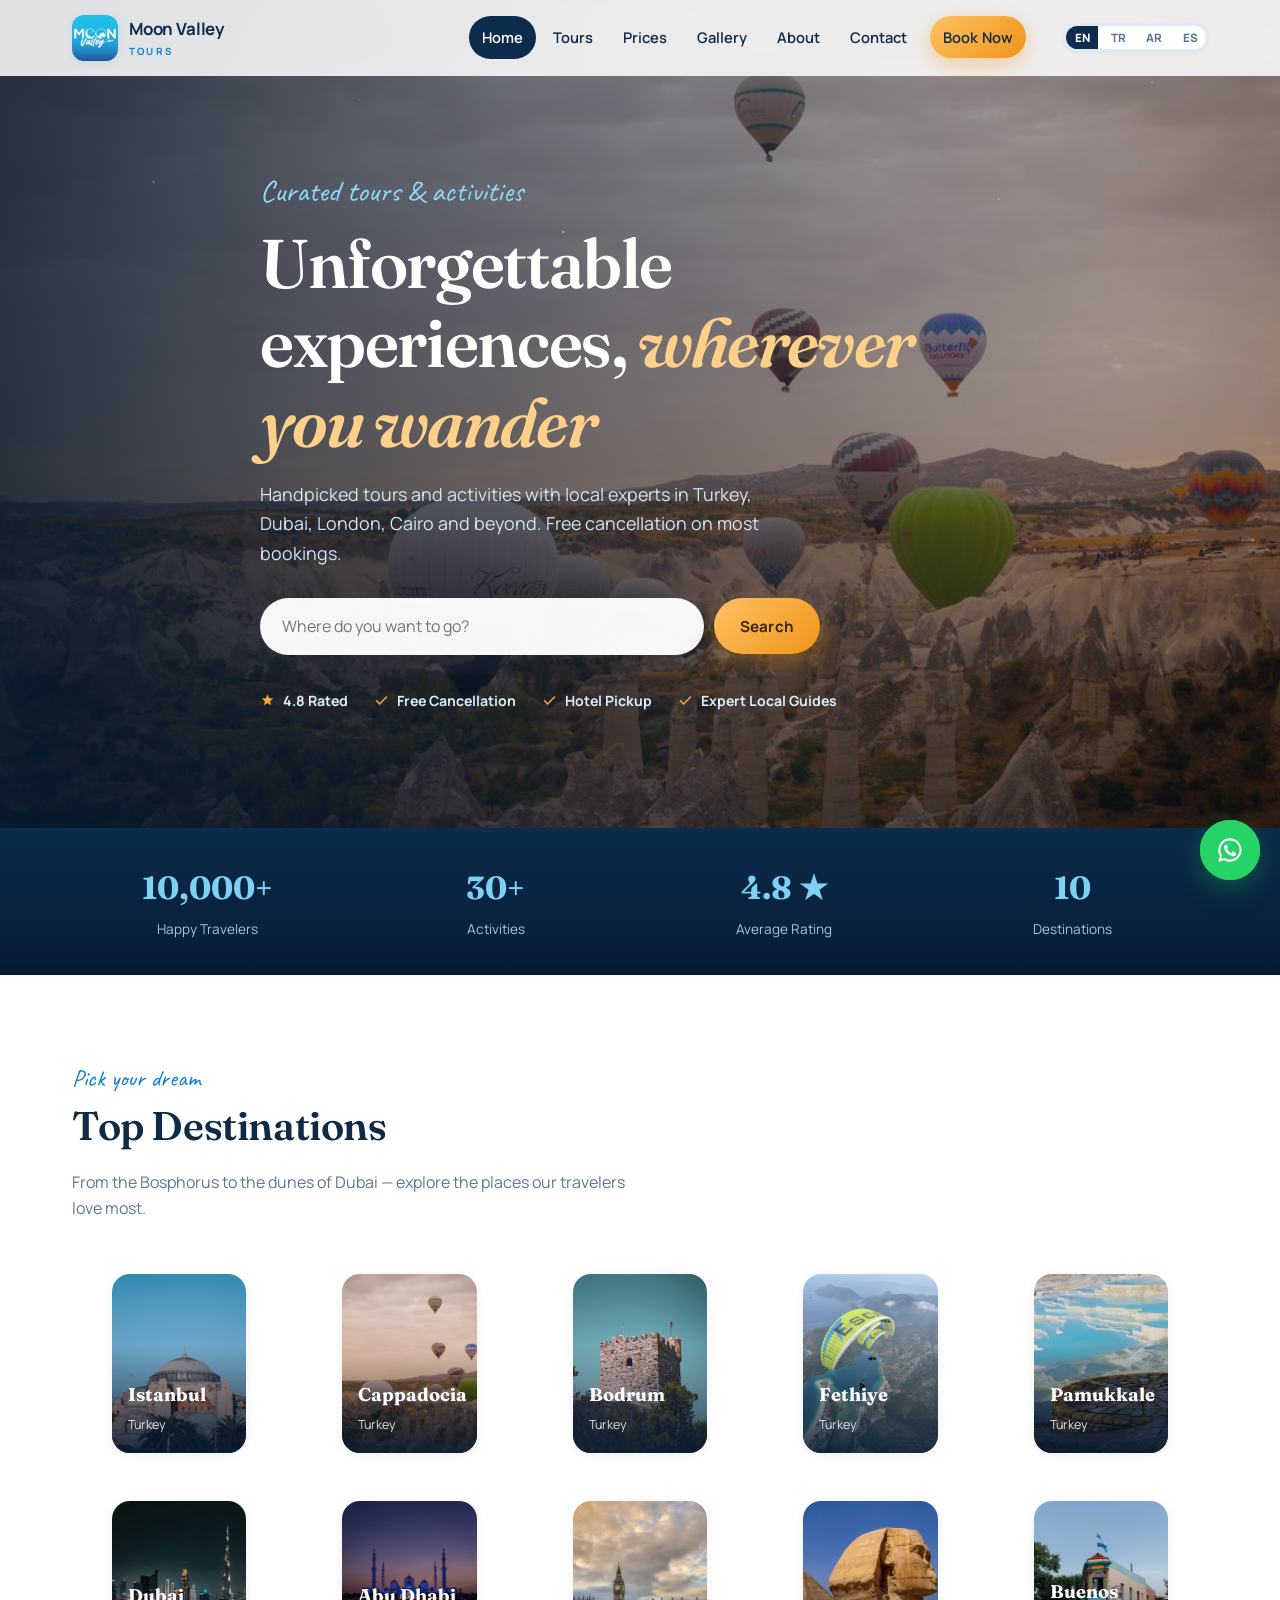
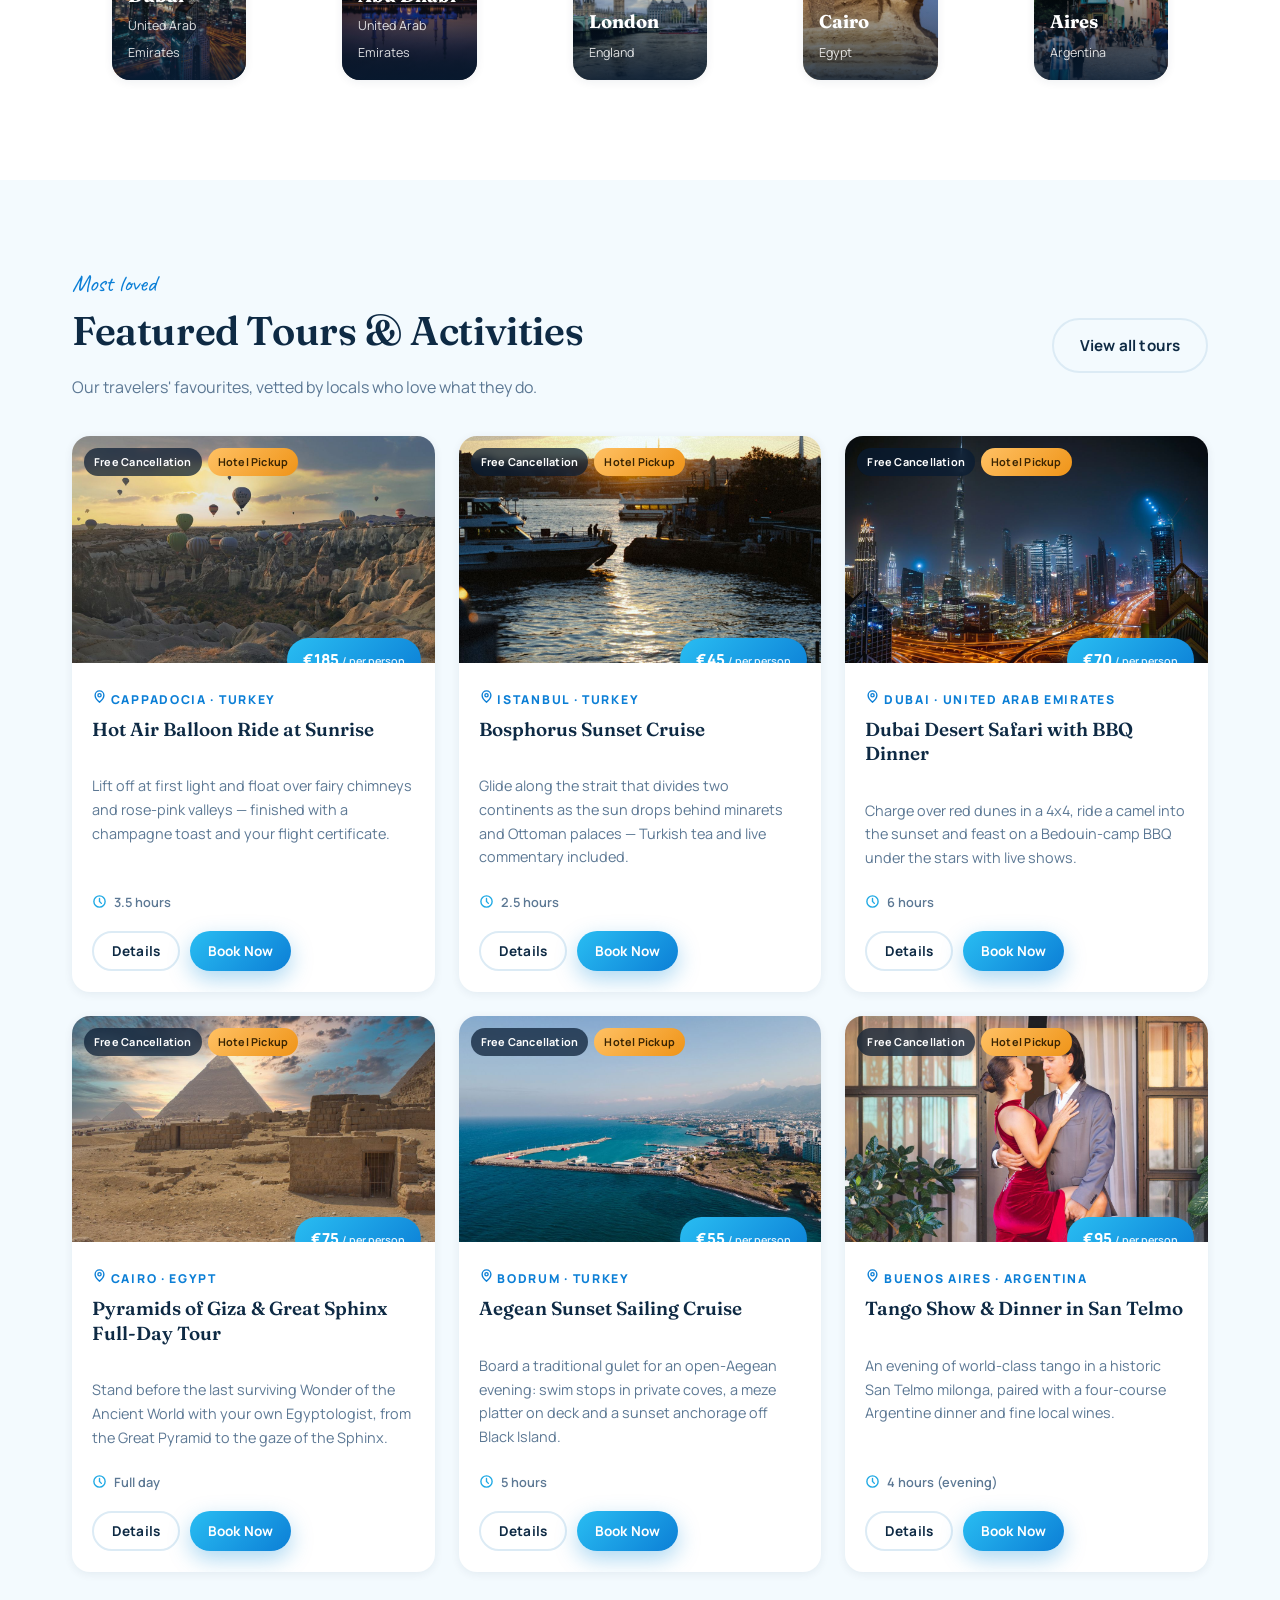
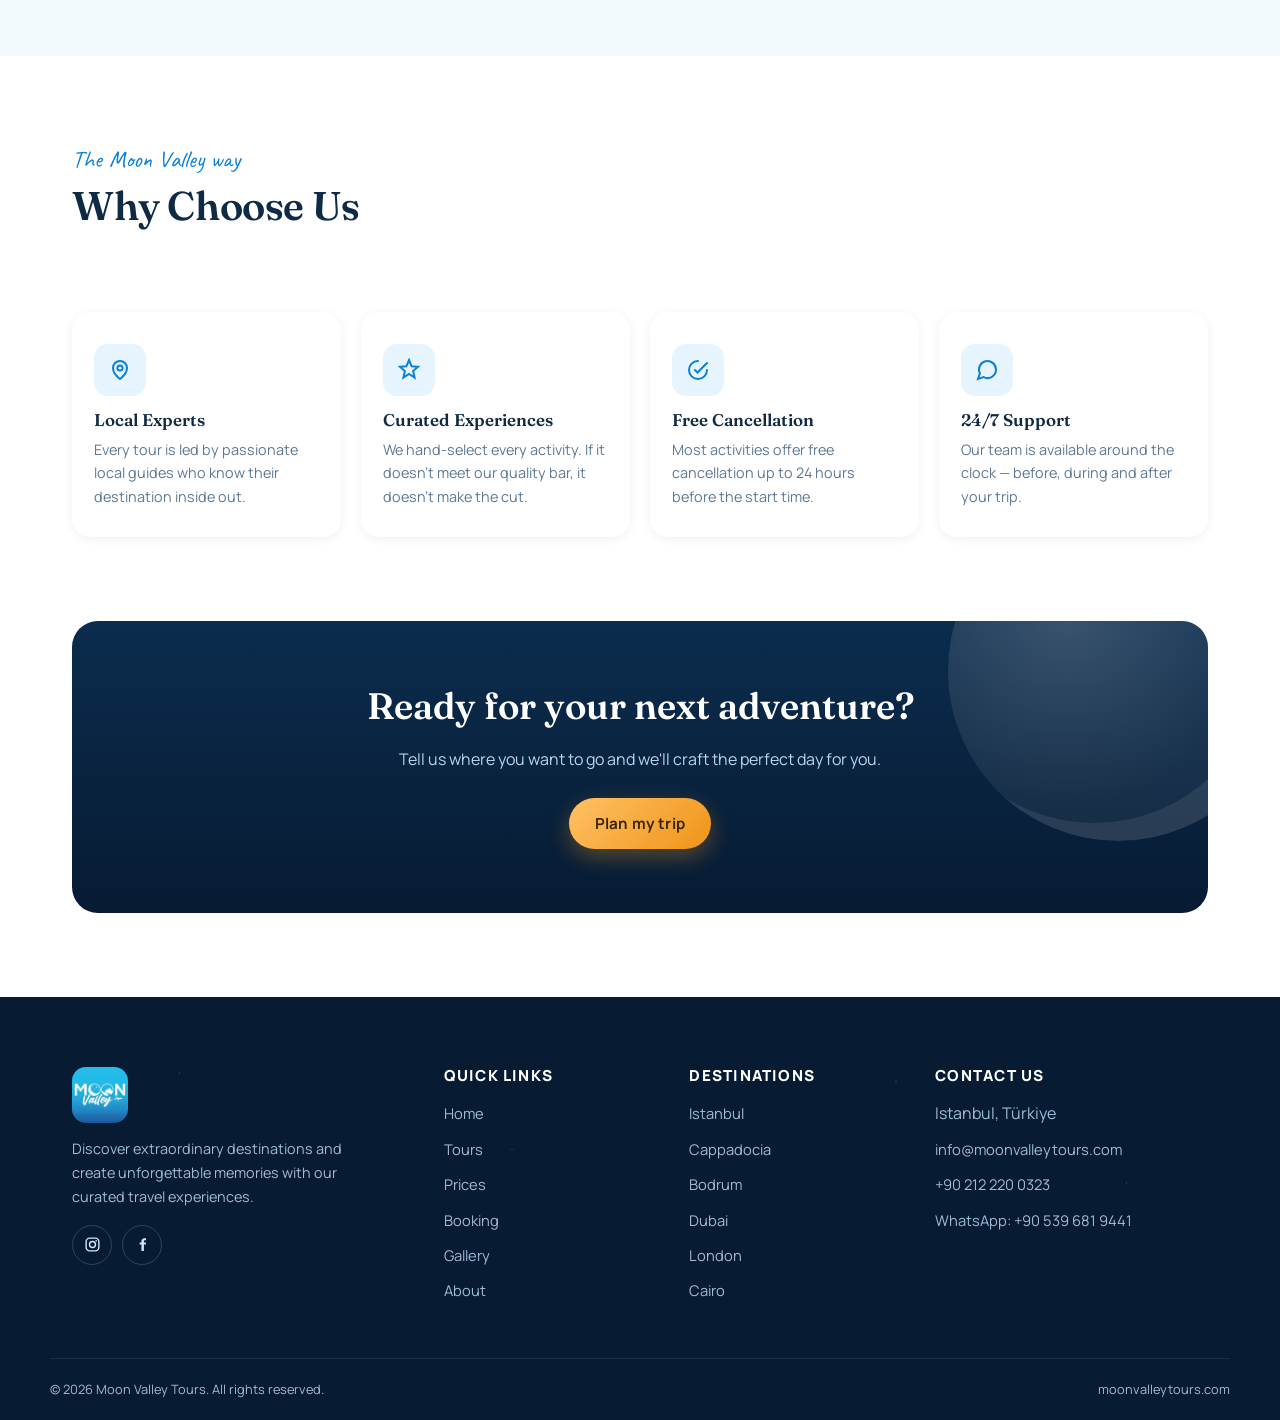
<file: index.html>
<!DOCTYPE html>
<html lang="en">
<head>
<meta charset="UTF-8">
<meta name="viewport" content="width=device-width, initial-scale=1.0">
<title>Moon Valley Tours — Curated Tours & Activities in Turkey, Dubai, London & More</title>
<meta name="description" content="Handpicked tours and activities with local experts in Istanbul, Cappadocia, Bodrum, Dubai, London, Cairo and beyond. Free cancellation on most bookings.">
<meta name="keywords" content="Moon Valley Tours, tours, activities, Istanbul, Cappadocia, Bodrum, Dubai, London, Cairo, travel, excursions, day trips">
<meta name="author" content="Moon Valley Tours">
<meta name="robots" content="index, follow">
<meta name="theme-color" content="#0b2c4d">
<meta property="og:type" content="website">
<meta property="og:site_name" content="Moon Valley Tours">
<meta property="og:title" content="Moon Valley Tours — Curated Tours & Activities in Turkey, Dubai, London & More">
<meta property="og:description" content="Handpicked tours and activities with local experts in Istanbul, Cappadocia, Bodrum, Dubai, London, Cairo and beyond. Free cancellation on most bookings.">
<meta property="og:image" content="assets/logo/logo.jpg">
<meta name="twitter:card" content="summary_large_image">
<link rel="icon" type="image/png" sizes="32x32" href="assets/icons/favicon-32.png">
<link rel="icon" type="image/png" sizes="192x192" href="assets/icons/favicon-192.png">
<link rel="apple-touch-icon" href="assets/icons/icon-512.png">
<link rel="preconnect" href="https://fonts.googleapis.com">
<link rel="preconnect" href="https://fonts.gstatic.com" crossorigin>
<link href="https://fonts.googleapis.com/css2?family=Fraunces:ital,wght@0,500;0,600;0,700;1,600&family=Manrope:wght@400;600;700;800&family=Caveat:wght@600&display=swap" rel="stylesheet">
<link rel="stylesheet" href="css/style.css">
<script type="application/ld+json">{"@context": "https://schema.org", "@type": "TravelAgency", "name": "Moon Valley Tours", "description": "Curated tours and activities in Turkey, Dubai, London, Cairo and beyond.", "email": "info@moonvalleytours.com", "telephone": "+90 212 220 0323", "address": {"@type": "PostalAddress", "addressLocality": "Istanbul", "addressCountry": "TR"}, "sameAs": ["https://www.instagram.com/moonvalleytours", "https://www.facebook.com/moonvalleytours"], "aggregateRating": {"@type": "AggregateRating", "ratingValue": "4.8", "bestRating": "5", "reviewCount": "10000"}}</script>
</head>
<body data-page="home">
<header class="site-header">
  <div class="wrap">
    <a class="brand" href="index.html" aria-label="Moon Valley Tours — Home">
      <img src="assets/logo/logo.jpg" alt="Moon Valley Tours logo" width="46" height="46">
      <span><b>Moon Valley</b><small>Tours</small></span>
    </a>
    <button class="nav-toggle" aria-label="Open menu" aria-controls="main-nav"><span></span></button>
    <nav class="main-nav" id="main-nav" aria-label="Main navigation">
      <a href="index.html" data-i18n="nav.home" class="is-active">Home</a>
      <a href="programs.html" data-i18n="nav.tours">Tours</a>
      <a href="prices.html" data-i18n="nav.prices">Prices</a>
      <a href="gallery.html" data-i18n="nav.gallery">Gallery</a>
      <a href="about.html" data-i18n="nav.about">About</a>
      <a href="contact.html" data-i18n="nav.contact">Contact</a>
      <a href="booking.html" class="btn btn--gold btn--sm nav-cta" data-i18n="nav.book">Book Now</a>
    </nav>
    <div class="lang-switch" role="group" aria-label="Language">
      <button data-lang="en" type="button">EN</button>
      <button data-lang="tr" type="button">TR</button>
      <button data-lang="ar" type="button">AR</button>
      <button data-lang="es" type="button">ES</button>
    </div>
  </div>
</header>
<main>
<section class="hero">
  <div class="hero__bg">
      <img src="assets/images/dest-cappadocia.jpg" alt="" class="is-on" fetchpriority="high">
      <img src="assets/images/istanbul-bosphorus-sunset-cruise-1.jpg" alt=""  loading="lazy">
      <img src="assets/images/dest-dubai.jpg" alt=""  loading="lazy">
      <img src="assets/images/dest-fethiye.jpg" alt=""  loading="lazy">
  </div>
  <div class="hero__veil"></div>
  <div class="hero__stars"></div>
  <div class="wrap"><div class="hero__inner">
    <span class="hero__eyebrow rise" data-i18n="hero.eyebrow">Curated tours &amp; activities</span>
    <h1 class="rise"><span data-i18n="hero.title.a">Unforgettable experiences,</span> <em data-i18n="hero.title.b">wherever you wander</em></h1>
    <p class="rise" data-i18n="hero.sub">Handpicked tours and activities with local experts in Turkey, Dubai, London, Cairo and beyond. Free cancellation on most bookings.</p>
    <form class="hero__search rise" id="hero-search" role="search">
      <input type="search" data-i18n-ph="hero.search" placeholder="Where do you want to go?" aria-label="Search destinations">
      <button class="btn btn--gold" type="submit" data-i18n="hero.cta">Search</button>
    </form>
    <div class="hero__badges rise">
      <span><svg width="15" height="15" viewBox="0 0 24 24" fill="currentColor"><path d="m12 2 2.6 6.3 6.4.5-4.9 4.3 1.5 6.4L12 16l-5.6 3.5 1.5-6.4L3 8.8l6.4-.5L12 2z"/></svg> <i data-i18n="badge.rated" style="font-style:normal">4.8 Rated</i></span>
      <span><svg width="15" height="15" viewBox="0 0 24 24" fill="none" stroke="currentColor" stroke-width="2.4" stroke-linecap="round"><path d="m4 12.5 5 5L20 6.5"/></svg> <i data-i18n="badge.cancel" style="font-style:normal">Free Cancellation</i></span>
      <span><svg width="15" height="15" viewBox="0 0 24 24" fill="none" stroke="currentColor" stroke-width="2.4" stroke-linecap="round"><path d="m4 12.5 5 5L20 6.5"/></svg> <i data-i18n="badge.pickup" style="font-style:normal">Hotel Pickup</i></span>
      <span><svg width="15" height="15" viewBox="0 0 24 24" fill="none" stroke="currentColor" stroke-width="2.4" stroke-linecap="round"><path d="m4 12.5 5 5L20 6.5"/></svg> <i data-i18n="badge.guides" style="font-style:normal">Expert Local Guides</i></span>
    </div>
  </div></div>
</section>

<section class="stats" aria-label="Key numbers">
  <div class="wrap">
    <div class="stat"><b>10,000+</b><span data-i18n="stats.travelers">Happy Travelers</span></div>
    <div class="stat"><b>30+</b><span data-i18n="stats.activities">Activities</span></div>
    <div class="stat"><b>4.8 ★</b><span data-i18n="stats.rating">Average Rating</span></div>
    <div class="stat"><b>10</b><span data-i18n="stats.dests">Destinations</span></div>
  </div>
</section>

<section class="section" id="destinations">
  <div class="wrap">
    <span class="eyebrow" data-i18n="home.dest.eyebrow">Pick your dream</span>
    <div class="section-head--row">
      <h2 class="section-title" data-i18n="home.dest.title">Top Destinations</h2>
    </div>
    <p class="section-sub" data-i18n="home.dest.sub">From the Bosphorus to the dunes of Dubai — explore the places our travelers love most.</p>
    <div class="dest-grid" id="dest-grid"></div>
  </div>
</section>

<section class="section section--sky">
  <div class="wrap">
    <span class="eyebrow" data-i18n="home.tours.eyebrow">Most loved</span>
    <div class="section-head--row">
      <h2 class="section-title" data-i18n="home.tours.title">Featured Tours &amp; Activities</h2>
      <a href="programs.html" class="btn btn--ghost" data-i18n="home.tours.all">View all tours</a>
    </div>
    <p class="section-sub" data-i18n="home.tours.sub">Our travelers' favourites, vetted by locals who love what they do.</p>
    <div class="tour-grid" id="featured-grid"></div>
  </div>
</section>

<section class="section">
  <div class="wrap">
    <span class="eyebrow" data-i18n="home.why.eyebrow">The Moon Valley way</span>
    <h2 class="section-title" data-i18n="home.why.title">Why Choose Us</h2>
    <p class="section-sub">&nbsp;</p>
    <div class="feature-grid">
      <div class="feature reveal">
        <div class="feature__icon"><svg width="24" height="24" viewBox="0 0 24 24" fill="none" stroke="currentColor" stroke-width="2" stroke-linecap="round"><path d="M12 21s7-5.5 7-11a7 7 0 1 0-14 0c0 5.5 7 11 7 11z"/><circle cx="12" cy="10" r="2.6"/></svg></div>
        <h3 data-i18n="why.local.t">Local Experts</h3>
        <p data-i18n="why.local.d">Every tour is led by passionate local guides who know their destination inside out.</p>
      </div>
      <div class="feature reveal">
        <div class="feature__icon"><svg width="24" height="24" viewBox="0 0 24 24" fill="none" stroke="currentColor" stroke-width="2" stroke-linecap="round"><path d="m12 2 2.6 6.3 6.4.5-4.9 4.3 1.5 6.4L12 16l-5.6 3.5 1.5-6.4L3 8.8l6.4-.5L12 2z"/></svg></div>
        <h3 data-i18n="why.curated.t">Curated Experiences</h3>
        <p data-i18n="why.curated.d">We hand-select every activity. If it doesn't meet our quality bar, it doesn't make the cut.</p>
      </div>
      <div class="feature reveal">
        <div class="feature__icon"><svg width="24" height="24" viewBox="0 0 24 24" fill="none" stroke="currentColor" stroke-width="2" stroke-linecap="round"><path d="M21 12a9 9 0 1 1-9-9"/><path d="m9 12 2.5 2.5L21 5"/></svg></div>
        <h3 data-i18n="why.cancel.t">Free Cancellation</h3>
        <p data-i18n="why.cancel.d">Most activities offer free cancellation up to 24 hours before the start time.</p>
      </div>
      <div class="feature reveal">
        <div class="feature__icon"><svg width="24" height="24" viewBox="0 0 24 24" fill="none" stroke="currentColor" stroke-width="2" stroke-linecap="round"><path d="M21 11.5a8.5 8.5 0 0 1-12.4 7.6L3 21l1.9-5.6A8.5 8.5 0 1 1 21 11.5z"/></svg></div>
        <h3 data-i18n="why.support.t">24/7 Support</h3>
        <p data-i18n="why.support.d">Our team is available around the clock — before, during and after your trip.</p>
      </div>
    </div>
  </div>
</section>

<section class="section" style="padding-top:0">
  <div class="wrap">
    <div class="cta-band reveal">
      <h2 data-i18n="cta.title">Ready for your next adventure?</h2>
      <p data-i18n="cta.sub">Tell us where you want to go and we'll craft the perfect day for you.</p>
      <a href="booking.html" class="btn btn--gold" data-i18n="cta.btn">Plan my trip</a>
    </div>
  </div>
</section>
</main>
<footer class="site-footer">
  <div class="wrap footer-grid">
    <div class="footer-brand">
      <img src="assets/logo/logo.jpg" alt="Moon Valley Tours logo" loading="lazy" width="56" height="56">
      <p data-i18n="footer.tag">Discover extraordinary destinations and create unforgettable memories with our curated travel experiences.</p>
      <div class="footer-social">
        <a href="https://www.instagram.com/moonvalleytours" target="_blank" rel="noopener" aria-label="Instagram"><svg width="17" height="17" viewBox="0 0 24 24" fill="none" stroke="currentColor" stroke-width="2"><rect x="3" y="3" width="18" height="18" rx="5"/><circle cx="12" cy="12" r="4.2"/><circle cx="17.3" cy="6.7" r="1.2" fill="currentColor" stroke="none"/></svg></a>
        <a href="https://www.facebook.com/moonvalleytours" target="_blank" rel="noopener" aria-label="Facebook"><svg width="17" height="17" viewBox="0 0 24 24" fill="currentColor"><path d="M14 9h3l-.4 3H14v9h-3.5v-9H8V9h2.5V7.2C10.5 4.9 11.9 3 14.7 3H17v3h-1.7c-1 0-1.3.5-1.3 1.4V9Z"/></svg></a>
      </div>
    </div>
    <div>
      <h4 data-i18n="footer.links">Quick links</h4>
      <ul>
        <li><a href="index.html" data-i18n="nav.home">Home</a></li>
        <li><a href="programs.html" data-i18n="nav.tours">Tours</a></li>
        <li><a href="prices.html" data-i18n="nav.prices">Prices</a></li>
        <li><a href="booking.html" data-i18n="nav.booking">Booking</a></li>
        <li><a href="gallery.html" data-i18n="nav.gallery">Gallery</a></li>
        <li><a href="about.html" data-i18n="nav.about">About</a></li>
      </ul>
    </div>
    <div>
      <h4 data-i18n="footer.dests">Destinations</h4>
      <ul>
        <li><a href="programs.html?dest=istanbul">Istanbul</a></li>
        <li><a href="programs.html?dest=cappadocia">Cappadocia</a></li>
        <li><a href="programs.html?dest=bodrum">Bodrum</a></li>
        <li><a href="programs.html?dest=dubai">Dubai</a></li>
        <li><a href="programs.html?dest=london">London</a></li>
        <li><a href="programs.html?dest=cairo">Cairo</a></li>
      </ul>
    </div>
    <div>
      <h4 data-i18n="footer.contact">Contact us</h4>
      <ul>
        <li><span>Istanbul, Türkiye</span></li>
        <li><a href="mailto:info@moonvalleytours.com">info@moonvalleytours.com</a></li>
        <li><a href="tel:+902122200323">+90 212 220 0323</a></li>
        <li><a href="https://wa.me/905396819441" target="_blank" rel="noopener">WhatsApp: +90 539 681 9441</a></li>
      </ul>
    </div>
  </div>
  <div class="wrap footer-bottom">
    <span>© <span id="year">2026</span> Moon Valley Tours. <span data-i18n="footer.rights">All rights reserved.</span></span>
    <span>moonvalleytours.com</span>
  </div>
</footer>
<script src="js/app.js"></script>
<noscript><style>.reveal{opacity:1;transform:none}</style></noscript>
</body>
</html>
</file>
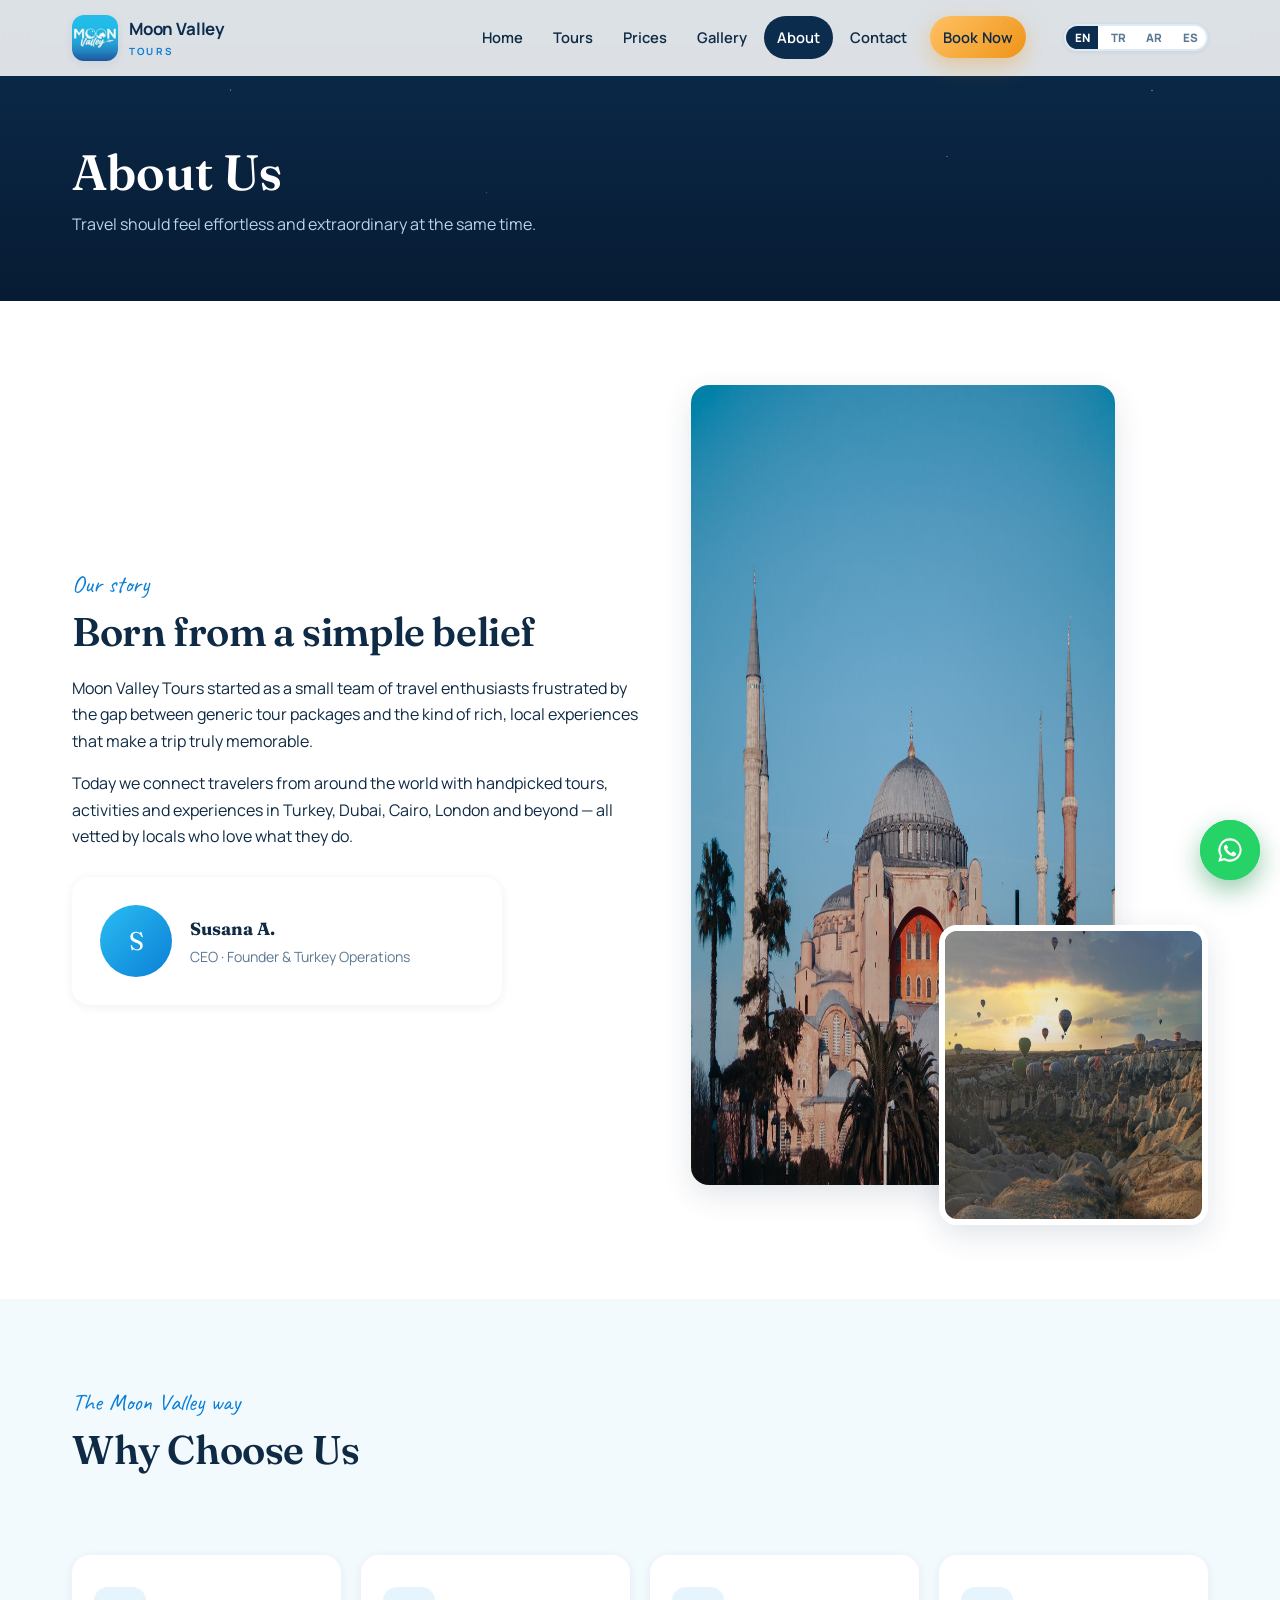
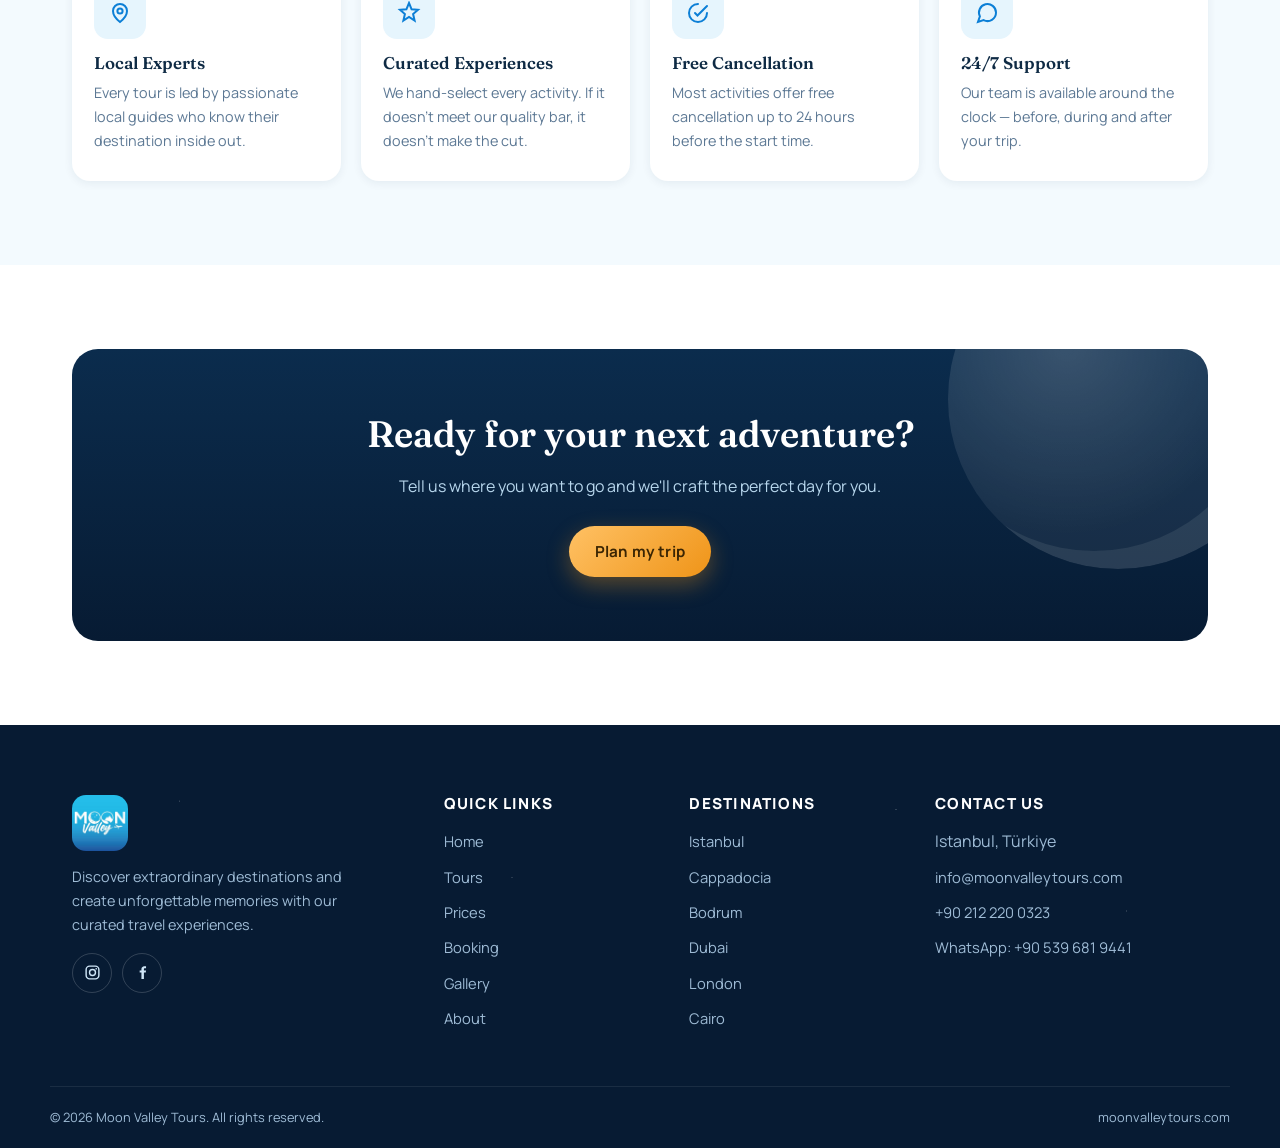
<file: about.html>
<!DOCTYPE html>
<html lang="en">
<head>
<meta charset="UTF-8">
<meta name="viewport" content="width=device-width, initial-scale=1.0">
<title>About Us — Moon Valley Tours</title>
<meta name="description" content="Moon Valley Tours connects travelers with handpicked tours and local experts in Turkey, Dubai, Cairo, London and beyond.">
<meta name="keywords" content="Moon Valley Tours, tours, activities, Istanbul, Cappadocia, Bodrum, Dubai, London, Cairo, travel, excursions, day trips">
<meta name="author" content="Moon Valley Tours">
<meta name="robots" content="index, follow">
<meta name="theme-color" content="#0b2c4d">
<meta property="og:type" content="website">
<meta property="og:site_name" content="Moon Valley Tours">
<meta property="og:title" content="About Us — Moon Valley Tours">
<meta property="og:description" content="Moon Valley Tours connects travelers with handpicked tours and local experts in Turkey, Dubai, Cairo, London and beyond.">
<meta property="og:image" content="assets/logo/logo.jpg">
<meta name="twitter:card" content="summary_large_image">
<link rel="icon" type="image/png" sizes="32x32" href="assets/icons/favicon-32.png">
<link rel="icon" type="image/png" sizes="192x192" href="assets/icons/favicon-192.png">
<link rel="apple-touch-icon" href="assets/icons/icon-512.png">
<link rel="preconnect" href="https://fonts.googleapis.com">
<link rel="preconnect" href="https://fonts.gstatic.com" crossorigin>
<link href="https://fonts.googleapis.com/css2?family=Fraunces:ital,wght@0,500;0,600;0,700;1,600&family=Manrope:wght@400;600;700;800&family=Caveat:wght@600&display=swap" rel="stylesheet">
<link rel="stylesheet" href="css/style.css">

</head>
<body data-page="about">
<header class="site-header">
  <div class="wrap">
    <a class="brand" href="index.html" aria-label="Moon Valley Tours — Home">
      <img src="assets/logo/logo.jpg" alt="Moon Valley Tours logo" width="46" height="46">
      <span><b>Moon Valley</b><small>Tours</small></span>
    </a>
    <button class="nav-toggle" aria-label="Open menu" aria-controls="main-nav"><span></span></button>
    <nav class="main-nav" id="main-nav" aria-label="Main navigation">
      <a href="index.html" data-i18n="nav.home">Home</a>
      <a href="programs.html" data-i18n="nav.tours">Tours</a>
      <a href="prices.html" data-i18n="nav.prices">Prices</a>
      <a href="gallery.html" data-i18n="nav.gallery">Gallery</a>
      <a href="about.html" data-i18n="nav.about" class="is-active">About</a>
      <a href="contact.html" data-i18n="nav.contact">Contact</a>
      <a href="booking.html" class="btn btn--gold btn--sm nav-cta" data-i18n="nav.book">Book Now</a>
    </nav>
    <div class="lang-switch" role="group" aria-label="Language">
      <button data-lang="en" type="button">EN</button>
      <button data-lang="tr" type="button">TR</button>
      <button data-lang="ar" type="button">AR</button>
      <button data-lang="es" type="button">ES</button>
    </div>
  </div>
</header>
<main>
<section class="page-hero">
  <div class="wrap">
    
    <h1 data-i18n="about.title">About Us</h1>
    <p data-i18n="about.sub">Travel should feel effortless and extraordinary at the same time.</p>
  </div>
</section>
<section class="section">
  <div class="wrap about-split">
    <div>
      <span class="eyebrow" data-i18n="about.story.eyebrow">Our story</span>
      <h2 class="section-title" data-i18n="about.story.title">Born from a simple belief</h2>
      <p data-i18n="about.p1">Moon Valley Tours started as a small team of travel enthusiasts frustrated by the gap between generic tour packages and the kind of rich, local experiences that make a trip truly memorable.</p>
      <p data-i18n="about.p2">Today we connect travelers from around the world with handpicked tours, activities and experiences in Turkey, Dubai, Cairo, London and beyond — all vetted by locals who love what they do.</p>
      <div class="team-card reveal" style="margin-top:28px">
        <div class="avatar">S</div>
        <div>
          <b style="font-family:var(--font-display);font-size:1.1rem">Susana A.</b>
          <p style="margin:2px 0 0;color:var(--mist);font-size:.88rem" data-i18n="about.team.role">CEO · Founder &amp; Turkey Operations</p>
        </div>
      </div>
    </div>
    <div class="photo-stack reveal">
      <img src="assets/images/dest-istanbul.jpg" alt="Istanbul, Türkiye" loading="lazy" width="600" height="800">
      <img src="assets/images/capadoccia-hot-air-balloon-sunrise-1.jpg" alt="Hot air balloons over Cappadocia" loading="lazy" width="420" height="300">
    </div>
  </div>
</section>

<section class="section section--sky" style="margin-top:30px">
  <div class="wrap">
    <span class="eyebrow" data-i18n="home.why.eyebrow">The Moon Valley way</span>
    <h2 class="section-title" data-i18n="home.why.title">Why Choose Us</h2>
    <p class="section-sub">&nbsp;</p>
    <div class="feature-grid">
      <div class="feature reveal">
        <div class="feature__icon"><svg width="24" height="24" viewBox="0 0 24 24" fill="none" stroke="currentColor" stroke-width="2" stroke-linecap="round"><path d="M12 21s7-5.5 7-11a7 7 0 1 0-14 0c0 5.5 7 11 7 11z"/><circle cx="12" cy="10" r="2.6"/></svg></div>
        <h3 data-i18n="why.local.t">Local Experts</h3>
        <p data-i18n="why.local.d">Every tour is led by passionate local guides who know their destination inside out.</p>
      </div>
      <div class="feature reveal">
        <div class="feature__icon"><svg width="24" height="24" viewBox="0 0 24 24" fill="none" stroke="currentColor" stroke-width="2" stroke-linecap="round"><path d="m12 2 2.6 6.3 6.4.5-4.9 4.3 1.5 6.4L12 16l-5.6 3.5 1.5-6.4L3 8.8l6.4-.5L12 2z"/></svg></div>
        <h3 data-i18n="why.curated.t">Curated Experiences</h3>
        <p data-i18n="why.curated.d">We hand-select every activity. If it doesn't meet our quality bar, it doesn't make the cut.</p>
      </div>
      <div class="feature reveal">
        <div class="feature__icon"><svg width="24" height="24" viewBox="0 0 24 24" fill="none" stroke="currentColor" stroke-width="2" stroke-linecap="round"><path d="M21 12a9 9 0 1 1-9-9"/><path d="m9 12 2.5 2.5L21 5"/></svg></div>
        <h3 data-i18n="why.cancel.t">Free Cancellation</h3>
        <p data-i18n="why.cancel.d">Most activities offer free cancellation up to 24 hours before the start time.</p>
      </div>
      <div class="feature reveal">
        <div class="feature__icon"><svg width="24" height="24" viewBox="0 0 24 24" fill="none" stroke="currentColor" stroke-width="2" stroke-linecap="round"><path d="M21 11.5a8.5 8.5 0 0 1-12.4 7.6L3 21l1.9-5.6A8.5 8.5 0 1 1 21 11.5z"/></svg></div>
        <h3 data-i18n="why.support.t">24/7 Support</h3>
        <p data-i18n="why.support.d">Our team is available around the clock — before, during and after your trip.</p>
      </div>
    </div>
  </div>
</section>

<section class="section">
  <div class="wrap">
    <div class="cta-band reveal">
      <h2 data-i18n="cta.title">Ready for your next adventure?</h2>
      <p data-i18n="cta.sub">Tell us where you want to go and we'll craft the perfect day for you.</p>
      <a href="booking.html" class="btn btn--gold" data-i18n="cta.btn">Plan my trip</a>
    </div>
  </div>
</section>
</main>
<footer class="site-footer">
  <div class="wrap footer-grid">
    <div class="footer-brand">
      <img src="assets/logo/logo.jpg" alt="Moon Valley Tours logo" loading="lazy" width="56" height="56">
      <p data-i18n="footer.tag">Discover extraordinary destinations and create unforgettable memories with our curated travel experiences.</p>
      <div class="footer-social">
        <a href="https://www.instagram.com/moonvalleytours" target="_blank" rel="noopener" aria-label="Instagram"><svg width="17" height="17" viewBox="0 0 24 24" fill="none" stroke="currentColor" stroke-width="2"><rect x="3" y="3" width="18" height="18" rx="5"/><circle cx="12" cy="12" r="4.2"/><circle cx="17.3" cy="6.7" r="1.2" fill="currentColor" stroke="none"/></svg></a>
        <a href="https://www.facebook.com/moonvalleytours" target="_blank" rel="noopener" aria-label="Facebook"><svg width="17" height="17" viewBox="0 0 24 24" fill="currentColor"><path d="M14 9h3l-.4 3H14v9h-3.5v-9H8V9h2.5V7.2C10.5 4.9 11.9 3 14.7 3H17v3h-1.7c-1 0-1.3.5-1.3 1.4V9Z"/></svg></a>
      </div>
    </div>
    <div>
      <h4 data-i18n="footer.links">Quick links</h4>
      <ul>
        <li><a href="index.html" data-i18n="nav.home">Home</a></li>
        <li><a href="programs.html" data-i18n="nav.tours">Tours</a></li>
        <li><a href="prices.html" data-i18n="nav.prices">Prices</a></li>
        <li><a href="booking.html" data-i18n="nav.booking">Booking</a></li>
        <li><a href="gallery.html" data-i18n="nav.gallery">Gallery</a></li>
        <li><a href="about.html" data-i18n="nav.about">About</a></li>
      </ul>
    </div>
    <div>
      <h4 data-i18n="footer.dests">Destinations</h4>
      <ul>
        <li><a href="programs.html?dest=istanbul">Istanbul</a></li>
        <li><a href="programs.html?dest=cappadocia">Cappadocia</a></li>
        <li><a href="programs.html?dest=bodrum">Bodrum</a></li>
        <li><a href="programs.html?dest=dubai">Dubai</a></li>
        <li><a href="programs.html?dest=london">London</a></li>
        <li><a href="programs.html?dest=cairo">Cairo</a></li>
      </ul>
    </div>
    <div>
      <h4 data-i18n="footer.contact">Contact us</h4>
      <ul>
        <li><span>Istanbul, Türkiye</span></li>
        <li><a href="mailto:info@moonvalleytours.com">info@moonvalleytours.com</a></li>
        <li><a href="tel:+902122200323">+90 212 220 0323</a></li>
        <li><a href="https://wa.me/905396819441" target="_blank" rel="noopener">WhatsApp: +90 539 681 9441</a></li>
      </ul>
    </div>
  </div>
  <div class="wrap footer-bottom">
    <span>© <span id="year">2026</span> Moon Valley Tours. <span data-i18n="footer.rights">All rights reserved.</span></span>
    <span>moonvalleytours.com</span>
  </div>
</footer>
<script src="js/app.js"></script>
<noscript><style>.reveal{opacity:1;transform:none}</style></noscript>
</body>
</html>
</file>
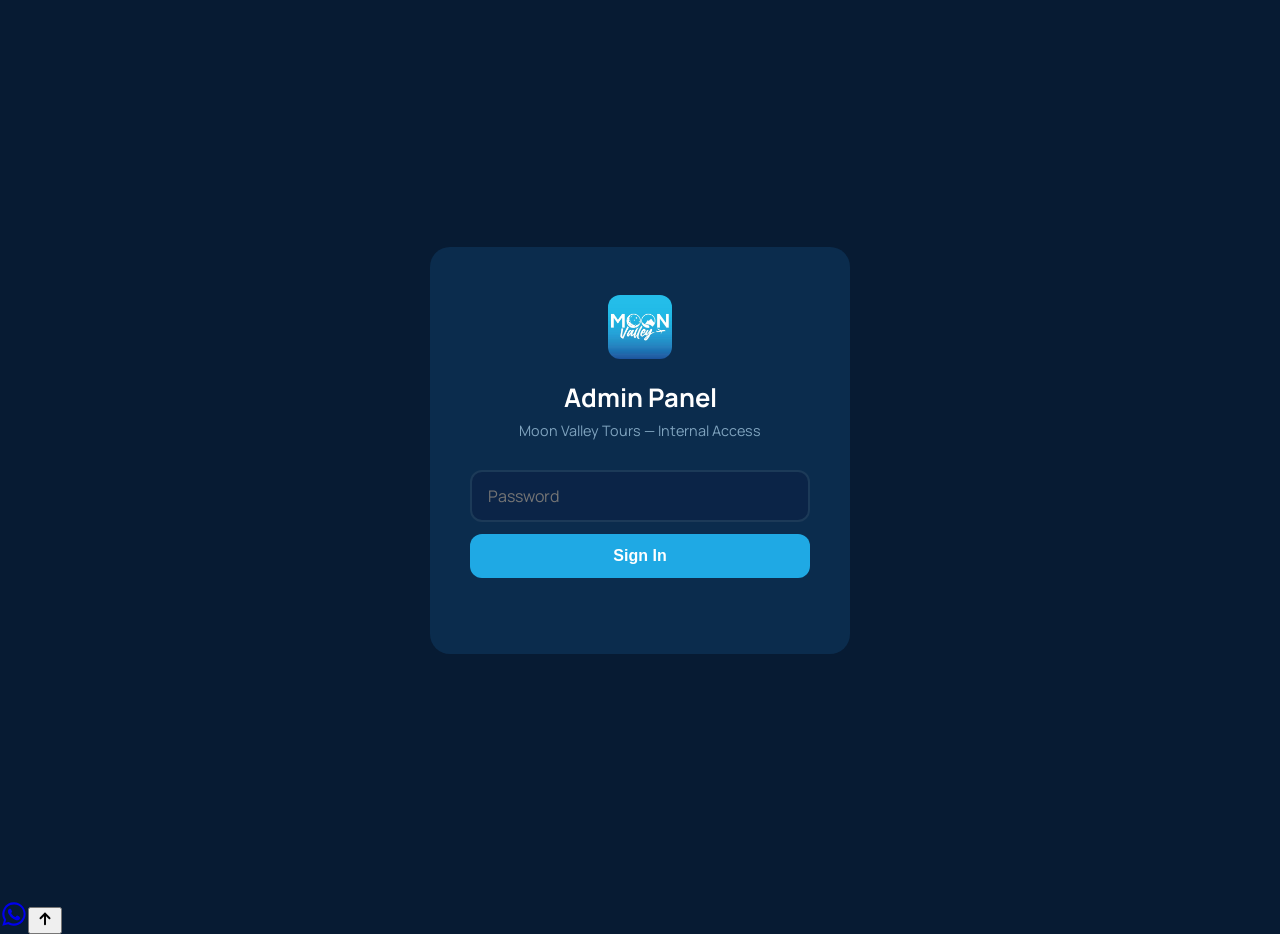
<file: admin.html>
<!DOCTYPE html>
<html lang="en">
<head>
<meta charset="UTF-8">
<meta name="viewport" content="width=device-width, initial-scale=1.0">
<title>Admin Panel — Moon Valley Tours</title>
<meta name="robots" content="noindex, nofollow">
<link rel="icon" type="image/png" sizes="32x32" href="assets/icons/favicon-32.png">
<link rel="preconnect" href="https://fonts.googleapis.com">
<link rel="preconnect" href="https://fonts.gstatic.com" crossorigin>
<link href="https://fonts.googleapis.com/css2?family=Manrope:wght@400;600;700;800&display=swap" rel="stylesheet">
<style>
*,*::before,*::after{box-sizing:border-box}
:root{--night:#071b33;--navy:#0b2c4d;--brand:#1fa9e4;--gold:#f5a93b;--red:#e05252;--green:#3aaf6f;--paper:#fff;--sky:#f3fafe;--ink:#0e2a44;--mist:#5c7894;--line:#dcebf5}
body{margin:0;font-family:"Manrope","Segoe UI",sans-serif;background:var(--night);color:var(--ink);min-height:100vh}
/* ── Login ── */
#login-screen{display:flex;align-items:center;justify-content:center;min-height:100vh;padding:20px}
.login-card{background:var(--navy);border-radius:20px;padding:48px 40px;max-width:420px;width:100%;text-align:center}
.login-card img{width:64px;height:64px;border-radius:12px;margin-bottom:16px}
.login-card h1{color:#fff;font-size:1.6rem;margin:0 0 6px}
.login-card p{color:#7fa3be;margin:0 0 30px;font-size:.9rem}
.login-card input{width:100%;padding:13px 16px;border-radius:12px;border:2px solid #1c3a58;background:#0b2447;color:#fff;font-size:1rem;font-family:inherit;margin-bottom:12px;outline:none}
.login-card input:focus{border-color:var(--brand)}
.login-card button{width:100%;padding:13px;border-radius:12px;border:0;background:var(--brand);color:#fff;font-weight:700;font-size:1rem;cursor:pointer;transition:opacity .2s}
.login-card button:hover{opacity:.88}
#login-err{color:var(--red);font-size:.88rem;margin-top:8px;min-height:20px}
/* ── Shell ── */
#app-shell{display:none;flex-direction:column;min-height:100vh}
.admin-header{background:var(--navy);padding:0 24px;display:flex;align-items:center;gap:16px;height:64px;border-bottom:1px solid #1c3a58}
.admin-header img{width:40px;height:40px;border-radius:8px}
.admin-header h1{color:#fff;font-size:1.1rem;margin:0;flex:1}
.admin-header a{color:#7fa3be;font-size:.85rem;text-decoration:none}
.admin-header a:hover{color:#fff}
.admin-layout{display:flex;flex:1}
/* ── Sidebar ── */
.admin-sidebar{width:220px;background:var(--navy);border-right:1px solid #1c3a58;padding:20px 0;flex-shrink:0}
.sidebar-link{display:block;padding:12px 22px;color:#7fa3be;font-weight:600;font-size:.9rem;text-decoration:none;border-left:3px solid transparent;transition:all .18s;cursor:pointer}
.sidebar-link:hover,.sidebar-link.active{color:#fff;background:#0e2847;border-left-color:var(--brand)}
.sidebar-sep{height:1px;background:#1c3a58;margin:12px 16px}
/* ── Content ── */
.admin-content{flex:1;padding:30px;background:var(--sky);overflow-y:auto}
.tab-pane{display:none}.tab-pane.active{display:block}
.panel-card{background:#fff;border-radius:16px;padding:28px;margin-bottom:24px;box-shadow:0 2px 10px rgba(11,44,77,.07)}
.panel-card h2{font-size:1.15rem;color:var(--navy);margin:0 0 20px;padding-bottom:12px;border-bottom:1px solid var(--line)}
/* ── Form ── */
.form-row{display:grid;grid-template-columns:1fr 1fr;gap:14px;margin-bottom:14px}
.form-row.full{grid-template-columns:1fr}
label{display:block;font-size:.82rem;font-weight:700;color:var(--mist);margin-bottom:5px;text-transform:uppercase;letter-spacing:.03em}
input[type=text],input[type=number],input[type=url],input[type=email],textarea,select{width:100%;padding:11px 14px;border-radius:10px;border:1.5px solid var(--line);background:#fff;color:var(--ink);font-size:.92rem;font-family:inherit;outline:none;transition:border-color .18s}
input:focus,textarea:focus,select:focus{border-color:var(--brand)}
textarea{resize:vertical;min-height:90px}
.btn{display:inline-flex;align-items:center;gap:8px;padding:10px 22px;border-radius:99px;border:0;font-weight:700;font-size:.88rem;cursor:pointer;transition:opacity .18s}
.btn:hover{opacity:.88}
.btn--brand{background:var(--brand);color:#fff}
.btn--gold{background:var(--gold);color:#fff}
.btn--red{background:var(--red);color:#fff}
.btn--green{background:var(--green);color:#fff}
.btn--ghost{background:transparent;border:2px solid var(--line);color:var(--mist)}
.btn--sm{padding:7px 16px;font-size:.82rem}
.toast-adm{position:fixed;bottom:24px;right:24px;background:var(--ink);color:#fff;padding:12px 20px;border-radius:12px;font-size:.88rem;opacity:0;pointer-events:none;transition:opacity .3s;z-index:9999}
.toast-adm.show{opacity:1}
/* ── Tour list ── */
.tour-adm-row{display:flex;align-items:center;gap:12px;padding:12px 0;border-bottom:1px solid var(--line)}
.tour-adm-row:last-child{border:0}
.tour-adm-thumb{width:56px;height:42px;border-radius:8px;object-fit:cover;flex-shrink:0}
.tour-adm-info{flex:1;min-width:0}
.tour-adm-info strong{display:block;font-size:.9rem;white-space:nowrap;overflow:hidden;text-overflow:ellipsis}
.tour-adm-info span{font-size:.8rem;color:var(--mist)}
.badge-custom{background:#fef3dc;color:#b8760a;font-size:.72rem;font-weight:700;padding:2px 8px;border-radius:99px;margin-left:6px}
/* ── Config items ── */
.config-table{width:100%;border-collapse:collapse}
.config-table td{padding:9px 12px;border-bottom:1px solid var(--line);font-size:.9rem}
.config-table tr:last-child td{border:0}
.config-table td:first-child{color:var(--mist);font-weight:600;width:160px;font-size:.82rem}
.config-table input{border:1.5px solid var(--line);border-radius:8px;padding:6px 10px;font-size:.88rem;width:100%}
/* ── Stats ── */
.stats-strip{display:grid;grid-template-columns:repeat(4,1fr);gap:16px;margin-bottom:24px}
.stat-box{background:#fff;border-radius:14px;padding:18px;text-align:center;box-shadow:0 2px 8px rgba(11,44,77,.06)}
.stat-box .num{font-size:2rem;font-weight:800;color:var(--brand);line-height:1}
.stat-box .lbl{font-size:.8rem;color:var(--mist);margin-top:4px}
@media(max-width:768px){
  .admin-sidebar{display:none}
  .form-row{grid-template-columns:1fr}
  .stats-strip{grid-template-columns:1fr 1fr}
}
</style>
</head>
<body>

<!-- LOGIN SCREEN -->
<div id="login-screen">
  <div class="login-card">
    <img src="assets/logo/logo.jpg" alt="Moon Valley Tours">
    <h1>Admin Panel</h1>
    <p>Moon Valley Tours — Internal Access</p>
    <input type="password" id="pwd-input" placeholder="Password" autocomplete="current-password">
    <button onclick="doLogin()">Sign In</button>
    <div id="login-err"></div>
  </div>
</div>

<!-- APP SHELL -->
<div id="app-shell">
  <header class="admin-header">
    <img src="assets/logo/logo.jpg" alt="Moon Valley Tours">
    <h1>Moon Valley Tours — Admin Panel</h1>
    <a href="index.html" target="_blank">↗ View site</a>
    &nbsp;&nbsp;
    <a href="#" onclick="doLogout()">Sign out</a>
  </header>
  <div class="admin-layout">
    <nav class="admin-sidebar">
      <div class="sidebar-link active" data-tab="dashboard">📊 Dashboard</div>
      <div class="sidebar-sep"></div>
      <div class="sidebar-link" data-tab="tours">🗺️ Tours Manager</div>
      <div class="sidebar-link" data-tab="add-tour">➕ Add New Tour</div>
      <div class="sidebar-sep"></div>
      <div class="sidebar-link" data-tab="config">⚙️ Company Settings</div>
    </nav>
    <main class="admin-content">

      <!-- DASHBOARD -->
      <div class="tab-pane active" id="tab-dashboard">
        <h2 style="font-size:1.4rem;color:var(--navy);margin:0 0 20px">Dashboard</h2>
        <div class="stats-strip">
          <div class="stat-box"><div class="num" id="stat-tours">30</div><div class="lbl">Total Tours</div></div>
          <div class="stat-box"><div class="num" id="stat-custom">0</div><div class="lbl">Custom Tours</div></div>
          <div class="stat-box"><div class="num">4</div><div class="lbl">Languages</div></div>
          <div class="stat-box"><div class="num">10</div><div class="lbl">Destinations</div></div>
        </div>
        <div class="panel-card">
          <h2>Quick Actions</h2>
          <div style="display:flex;flex-wrap:wrap;gap:10px">
            <button class="btn btn--brand" onclick="showTab('add-tour')">➕ Add New Tour</button>
            <button class="btn btn--gold" onclick="showTab('config')">⚙️ Edit Company Info</button>
            <button class="btn btn--ghost" onclick="exportData()">⬇ Export Data (JSON)</button>
            <button class="btn btn--ghost" onclick="clearCustom()">🗑 Clear Custom Tours</button>
          </div>
        </div>
        <div class="panel-card">
          <h2>Live Site URLs</h2>
          <table class="config-table">
            <tr><td>GitHub Pages</td><td><a href="https://karimsaid80305-bot.github.io/moonvalley/" target="_blank">karimsaid80305-bot.github.io/moonvalley/</a></td></tr>
            <tr><td>Netlify</td><td><a href="https://neon-douhua-465aa2.netlify.app" target="_blank">neon-douhua-465aa2.netlify.app</a></td></tr>
            <tr><td>WhatsApp</td><td><a href="https://wa.me/905396819441" target="_blank">+90 539 681 9441</a></td></tr>
          </table>
        </div>
      </div>

      <!-- TOURS MANAGER -->
      <div class="tab-pane" id="tab-tours">
        <h2 style="font-size:1.4rem;color:var(--navy);margin:0 0 20px">Tours Manager</h2>
        <div class="panel-card">
          <h2>All Tours <span id="tours-count" style="font-size:.85rem;font-weight:400;color:var(--mist)"></span></h2>
          <div id="tours-list"></div>
        </div>
      </div>

      <!-- ADD TOUR -->
      <div class="tab-pane" id="tab-add-tour">
        <h2 style="font-size:1.4rem;color:var(--navy);margin:0 0 20px">Add New Tour</h2>
        <div class="panel-card">
          <h2>Tour Details (English)</h2>
          <div class="form-row">
            <div><label>Slug (URL key)*</label><input type="text" id="f-slug" placeholder="my-new-tour"></div>
            <div><label>City Slug*</label><select id="f-city"><option value="istanbul">Istanbul</option><option value="cappadocia">Cappadocia</option><option value="bodrum">Bodrum</option><option value="fethiye">Fethiye</option><option value="pamukkale">Pamukkale</option><option value="dubai">Dubai</option><option value="abu-dhabi">Abu Dhabi</option><option value="london">London</option><option value="cairo">Cairo</option><option value="buenos-aires">Buenos Aires</option></select></div>
          </div>
          <div class="form-row">
            <div><label>Price (EUR)*</label><input type="number" id="f-price" placeholder="50" min="1"></div>
            <div><label>Duration (EN)*</label><input type="text" id="f-dur" placeholder="3 hours"></div>
          </div>
          <div class="form-row full"><div><label>Title (English)*</label><input type="text" id="f-title-en" placeholder="My Amazing Tour"></div></div>
          <div class="form-row full"><div><label>Description (English)*</label><textarea id="f-desc-en" placeholder="Describe the tour experience..."></textarea></div></div>
          <div class="form-row full"><div><label>What's Included (English) — one item per line</label><textarea id="f-inc-en" placeholder="Expert local guide&#10;Entry tickets&#10;Lunch"></textarea></div></div>
          <div class="form-row full"><div><label>Itinerary (English) — one stop per line</label><textarea id="f-itin-en" placeholder="Meeting point&#10;First stop&#10;Second stop&#10;Return"></textarea></div></div>
        </div>
        <div class="panel-card">
          <h2>Tour Details (Turkish / Türkçe)</h2>
          <div class="form-row full"><div><label>Başlık (TR)</label><input type="text" id="f-title-tr" placeholder="Tur başlığı"></div></div>
          <div class="form-row full"><div><label>Açıklama (TR)</label><textarea id="f-desc-tr" placeholder="Tur açıklaması..."></textarea></div></div>
          <div class="form-row full"><div><label>Süre (TR)</label><input type="text" id="f-dur-tr" placeholder="3 saat"></div></div>
          <div class="form-row full"><div><label>Dahil olanlar (TR) — her satıra bir madde</label><textarea id="f-inc-tr" placeholder="Yerel uzman rehber&#10;Giriş biletleri&#10;Öğle yemeği"></textarea></div></div>
          <div class="form-row full"><div><label>Program (TR) — her satıra bir durak</label><textarea id="f-itin-tr" placeholder="Buluşma noktası&#10;İlk durak&#10;İkinci durak&#10;Dönüş"></textarea></div></div>
        </div>
        <div class="panel-card">
          <h2>Tour Details (Arabic / العربية)</h2>
          <div class="form-row full"><div><label>العنوان (AR)</label><input type="text" id="f-title-ar" placeholder="عنوان الجولة" dir="rtl"></div></div>
          <div class="form-row full"><div><label>الوصف (AR)</label><textarea id="f-desc-ar" placeholder="وصف الجولة..." dir="rtl"></textarea></div></div>
          <div class="form-row full"><div><label>المدة (AR)</label><input type="text" id="f-dur-ar" placeholder="3 ساعات" dir="rtl"></div></div>
          <div class="form-row full"><div><label>ماذا يشمل (AR) — سطر لكل بند</label><textarea id="f-inc-ar" placeholder="مرشد محلي خبير&#10;تذاكر الدخول&#10;الغداء" dir="rtl"></textarea></div></div>
          <div class="form-row full"><div><label>البرنامج (AR) — سطر لكل محطة</label><textarea id="f-itin-ar" placeholder="نقطة الالتقاء&#10;المحطة الأولى&#10;المحطة الثانية&#10;العودة" dir="rtl"></textarea></div></div>
        </div>
        <div class="panel-card">
          <h2>Tour Details (Spanish / Español)</h2>
          <div class="form-row full"><div><label>Título (ES)</label><input type="text" id="f-title-es" placeholder="Mi Tour Increíble"></div></div>
          <div class="form-row full"><div><label>Descripción (ES)</label><textarea id="f-desc-es" placeholder="Describe la experiencia del tour..."></textarea></div></div>
          <div class="form-row full"><div><label>Duración (ES)</label><input type="text" id="f-dur-es" placeholder="3 horas"></div></div>
          <div class="form-row full"><div><label>Qué incluye (ES) — un ítem por línea</label><textarea id="f-inc-es" placeholder="Guía local experto&#10;Entradas&#10;Almuerzo"></textarea></div></div>
          <div class="form-row full"><div><label>Itinerario (ES) — una parada por línea</label><textarea id="f-itin-es" placeholder="Punto de encuentro&#10;Primera parada&#10;Segunda parada&#10;Regreso"></textarea></div></div>
        </div>
        <div class="panel-card">
          <h2>Images & Options</h2>
          <div class="form-row full"><div><label>Image URLs — one URL per line (Pexels, Unsplash, etc.)</label><textarea id="f-images" placeholder="https://images.pexels.com/photos/...&#10;https://images.pexels.com/photos/..."></textarea></div></div>
          <div class="form-row">
            <div><label>Free Cancellation</label><select id="f-cancel"><option value="true">Yes</option><option value="false">No</option></select></div>
            <div><label>Hotel Pickup</label><select id="f-pickup"><option value="false">No</option><option value="true">Yes</option></select></div>
          </div>
        </div>
        <div style="display:flex;gap:12px;margin-top:8px">
          <button class="btn btn--brand" onclick="saveTour()">💾 Save Tour</button>
          <button class="btn btn--ghost" onclick="clearForm()">✕ Clear</button>
        </div>
        <div id="add-msg" style="margin-top:12px;font-size:.9rem"></div>
      </div>

      <!-- COMPANY SETTINGS -->
      <div class="tab-pane" id="tab-config">
        <h2 style="font-size:1.4rem;color:var(--navy);margin:0 0 20px">Company Settings</h2>
        <div class="panel-card">
          <h2>Contact Information</h2>
          <p style="font-size:.85rem;color:var(--mist);margin-top:-12px">Changes are saved to localStorage and applied live on the site.</p>
          <table class="config-table" id="config-fields">
            <tr><td>WhatsApp</td><td><input id="cfg-whatsapp" type="text" value="905396819441"></td></tr>
            <tr><td>Phone</td><td><input id="cfg-phone" type="text" value="+90 212 220 0323"></td></tr>
            <tr><td>Phone 2 (GSM)</td><td><input id="cfg-phone2" type="text" value="+90 539 681 9441"></td></tr>
            <tr><td>Email 1</td><td><input id="cfg-email" type="text" value="info@moonvalleytours.com"></td></tr>
            <tr><td>Email 2</td><td><input id="cfg-email2" type="text" value="susana@moonvalleytours.com"></td></tr>
            <tr><td>Address</td><td><input id="cfg-address" type="text" value="Perpa Ticaret Merkezi A Blok Kat:05 No:432 - Sisli/Istanbul"></td></tr>
            <tr><td>TURSAB</td><td><input id="cfg-tursab" type="text" value="A/8271"></td></tr>
          </table>
          <div style="margin-top:16px;display:flex;gap:10px">
            <button class="btn btn--brand" onclick="saveConfig()">💾 Save Settings</button>
            <button class="btn btn--ghost btn--sm" onclick="resetConfig()">↩ Reset to defaults</button>
          </div>
        </div>
        <div class="panel-card">
          <h2>Admin Password</h2>
          <div class="form-row">
            <div><label>New Password</label><input type="password" id="new-pwd" placeholder="Enter new password"></div>
            <div><label>Confirm Password</label><input type="password" id="confirm-pwd" placeholder="Repeat password"></div>
          </div>
          <button class="btn btn--gold btn--sm" onclick="changePwd()">Change Password</button>
          <div id="pwd-msg" style="margin-top:8px;font-size:.85rem"></div>
        </div>
      </div>

    </main>
  </div>
</div>

<div class="toast-adm" id="adm-toast"></div>

<script src="js/app.js"></script>
<script>
"use strict";
const PWD_KEY = "mv-admin-pwd";
const DEFAULT_PWD = "MV2026admin";

function hashPwd(s) {
  let h = 0;
  for (let i = 0; i < s.length; i++) { h = Math.imul(31, h) + s.charCodeAt(i) | 0; }
  return "mv" + Math.abs(h).toString(36);
}

function doLogin() {
  const pwd = document.getElementById("pwd-input").value;
  const stored = localStorage.getItem(PWD_KEY) || hashPwd(DEFAULT_PWD);
  if (hashPwd(pwd) === stored) {
    sessionStorage.setItem("mv-admin-ok", "1");
    document.getElementById("login-screen").style.display = "none";
    document.getElementById("app-shell").style.display = "flex";
    initAdmin();
  } else {
    document.getElementById("login-err").textContent = "Incorrect password.";
  }
}

function doLogout() {
  sessionStorage.removeItem("mv-admin-ok");
  location.reload();
}

document.getElementById("pwd-input").addEventListener("keydown", e => { if (e.key === "Enter") doLogin(); });

// Auto-login if session active
if (sessionStorage.getItem("mv-admin-ok") === "1") {
  document.getElementById("login-screen").style.display = "none";
  document.getElementById("app-shell").style.display = "flex";
  initAdmin();
}

function toastAdm(msg) {
  const el = document.getElementById("adm-toast");
  el.textContent = msg;
  el.classList.add("show");
  clearTimeout(el._t);
  el._t = setTimeout(() => el.classList.remove("show"), 2600);
}

function showTab(name) {
  document.querySelectorAll(".tab-pane").forEach(p => p.classList.remove("active"));
  document.querySelectorAll(".sidebar-link").forEach(l => l.classList.remove("active"));
  document.getElementById("tab-" + name).classList.add("active");
  document.querySelector(`.sidebar-link[data-tab="${name}"]`).classList.add("active");
}

document.querySelectorAll(".sidebar-link[data-tab]").forEach(el => {
  el.addEventListener("click", () => showTab(el.dataset.tab));
});

function initAdmin() {
  renderToursList();
  updateStats();
  loadConfigFields();
}

function getCustomTours() {
  return JSON.parse(localStorage.getItem("mv-admin-tours") || "[]");
}
function setCustomTours(arr) {
  localStorage.setItem("mv-admin-tours", JSON.stringify(arr));
}

function renderToursList() {
  const allTours = [...TOURS];
  const custom = getCustomTours();
  const container = document.getElementById("tours-list");
  document.getElementById("tours-count").textContent = `(${allTours.length} total, ${custom.length} custom)`;
  container.innerHTML = allTours.map(t => {
    const isCustom = custom.some(c => c.slug === t.slug);
    return `<div class="tour-adm-row">
      <img class="tour-adm-thumb" src="${t.images && t.images[0] ? t.images[0] : "assets/logo/logo.jpg"}" alt="" loading="lazy">
      <div class="tour-adm-info">
        <strong>${t.i18n && t.i18n.en ? t.i18n.en.title : t.slug}${isCustom ? '<span class="badge-custom">Custom</span>' : ''}</strong>
        <span>${(t.cityName && (t.cityName.en || t.cityName)) || t.citySlug || ""} &nbsp;·&nbsp; €${t.price}</span>
      </div>
      ${isCustom ? `<button class="btn btn--red btn--sm" onclick="deleteTour('${t.slug}')">Delete</button>` : ""}
    </div>`;
  }).join("");
}

function deleteTour(slug) {
  if (!confirm("Delete custom tour: " + slug + "?")) return;
  const arr = getCustomTours().filter(t => t.slug !== slug);
  setCustomTours(arr);
  // remove from live TOURS array
  const idx = TOURS.findIndex(t => t.slug === slug);
  if (idx > -1) TOURS.splice(idx, 1);
  renderToursList();
  updateStats();
  toastAdm("Tour deleted.");
}

function updateStats() {
  const custom = getCustomTours();
  document.getElementById("stat-tours").textContent = TOURS.length;
  document.getElementById("stat-custom").textContent = custom.length;
}

function clearCustom() {
  if (!confirm("Delete ALL custom tours?")) return;
  setCustomTours([]);
  location.reload();
}

function lines(s) { return s.split("\n").map(l => l.trim()).filter(Boolean); }

function saveTour() {
  const slug = document.getElementById("f-slug").value.trim().replace(/\s+/g, "-").toLowerCase();
  const city = document.getElementById("f-city").value;
  const price = parseFloat(document.getElementById("f-price").value);
  const titleEn = document.getElementById("f-title-en").value.trim();
  const descEn = document.getElementById("f-desc-en").value.trim();
  const durEn = document.getElementById("f-dur").value.trim();
  const incEn = lines(document.getElementById("f-inc-en").value);
  const itinEn = lines(document.getElementById("f-itin-en").value);

  if (!slug || !price || !titleEn || !descEn) {
    document.getElementById("add-msg").innerHTML = '<span style="color:#e05252">Please fill in required fields (slug, price, EN title and description).</span>';
    return;
  }
  if (TOURS.some(t => t.slug === slug)) {
    document.getElementById("add-msg").innerHTML = '<span style="color:#e05252">Slug already exists. Choose a different slug.</span>';
    return;
  }

  const CITY_NAMES = {
    "istanbul":{"en":"Istanbul","tr":"İstanbul","ar":"إسطنبول","es":"Estambul"},
    "cappadocia":{"en":"Cappadocia","tr":"Kapadokya","ar":"كابادوكيا","es":"Capadocia"},
    "bodrum":{"en":"Bodrum","tr":"Bodrum","ar":"بودروم","es":"Bodrum"},
    "fethiye":{"en":"Fethiye","tr":"Fethiye","ar":"فتحية","es":"Fethiye"},
    "pamukkale":{"en":"Pamukkale","tr":"Pamukkale","ar":"باموكالي","es":"Pamukkale"},
    "dubai":{"en":"Dubai","tr":"Dubai","ar":"دبي","es":"Dubái"},
    "abu-dhabi":{"en":"Abu Dhabi","tr":"Abu Dabi","ar":"أبوظبي","es":"Abu Dabi"},
    "london":{"en":"London","tr":"Londra","ar":"لندن","es":"Londres"},
    "cairo":{"en":"Cairo","tr":"Kahire","ar":"القاهرة","es":"El Cairo"},
    "buenos-aires":{"en":"Buenos Aires","tr":"Buenos Aires","ar":"بوينس آيرس","es":"Buenos Aires"},
  };
  const COUNTRY_NAMES = {
    "istanbul":{"en":"Turkey","tr":"Türkiye","ar":"تركيا","es":"Turquía"},
    "cappadocia":{"en":"Turkey","tr":"Türkiye","ar":"تركيا","es":"Turquía"},
    "bodrum":{"en":"Turkey","tr":"Türkiye","ar":"تركيا","es":"Turquía"},
    "fethiye":{"en":"Turkey","tr":"Türkiye","ar":"تركيا","es":"Turquía"},
    "pamukkale":{"en":"Turkey","tr":"Türkiye","ar":"تركيا","es":"Turquía"},
    "dubai":{"en":"United Arab Emirates","tr":"Birleşik Arap Emirlikleri","ar":"الإمارات العربية المتحدة","es":"Emiratos Árabes Unidos"},
    "abu-dhabi":{"en":"United Arab Emirates","tr":"Birleşik Arap Emirlikleri","ar":"الإمارات العربية المتحدة","es":"Emiratos Árabes Unidos"},
    "london":{"en":"England","tr":"İngiltere","ar":"إنجلترا","es":"Inglaterra"},
    "cairo":{"en":"Egypt","tr":"Mısır","ar":"مصر","es":"Egipto"},
    "buenos-aires":{"en":"Argentina","tr":"Arjantin","ar":"الأرجنتين","es":"Argentina"},
  };

  const getF = (id) => document.getElementById(id).value.trim();
  const newTour = {
    slug, citySlug: city,
    cityName: CITY_NAMES[city] || {en:city},
    countryName: COUNTRY_NAMES[city] || {en:""},
    price, freeCancellation: document.getElementById("f-cancel").value === "true",
    hotelPickup: document.getElementById("f-pickup").value === "true",
    images: lines(document.getElementById("f-images").value),
    i18n: {
      en: { title: titleEn, desc: descEn, dur: durEn, inc: incEn, itin: itinEn },
      tr: { title: getF("f-title-tr")||titleEn, desc: getF("f-desc-tr")||descEn, dur: getF("f-dur-tr")||durEn, inc: lines(getF("f-inc-tr"))||incEn, itin: lines(getF("f-itin-tr"))||itinEn },
      ar: { title: getF("f-title-ar")||titleEn, desc: getF("f-desc-ar")||descEn, dur: getF("f-dur-ar")||durEn, inc: lines(getF("f-inc-ar"))||incEn, itin: lines(getF("f-itin-ar"))||itinEn },
      es: { title: getF("f-title-es")||titleEn, desc: getF("f-desc-es")||descEn, dur: getF("f-dur-es")||durEn, inc: lines(getF("f-inc-es"))||incEn, itin: lines(getF("f-itin-es"))||itinEn },
    }
  };

  const arr = getCustomTours();
  arr.push(newTour);
  setCustomTours(arr);
  TOURS.push(newTour);
  renderToursList();
  updateStats();
  clearForm();
  document.getElementById("add-msg").innerHTML = '<span style="color:#3aaf6f">✅ Tour saved! It will appear on the site immediately.</span>';
  toastAdm("Tour added: " + titleEn);
}

function clearForm() {
  ["f-slug","f-price","f-dur","f-title-en","f-desc-en","f-inc-en","f-itin-en",
   "f-title-tr","f-desc-tr","f-dur-tr","f-inc-tr","f-itin-tr",
   "f-title-ar","f-desc-ar","f-dur-ar","f-inc-ar","f-itin-ar",
   "f-title-es","f-desc-es","f-dur-es","f-inc-es","f-itin-es","f-images"]
    .forEach(id => { const el = document.getElementById(id); if (el) el.value = ""; });
  document.getElementById("add-msg").textContent = "";
}

function loadConfigFields() {
  const ov = JSON.parse(localStorage.getItem("mv-config") || "{}");
  const defs = {
    whatsapp: CONFIG.whatsapp, phone: CONFIG.phone,
    phone2: CONFIG.phone2 || "+90 539 681 9441",
    email: CONFIG.email, email2: CONFIG.email2 || "susana@moonvalleytours.com",
    address: CONFIG.address, tursab: CONFIG.tursab || "A/8271"
  };
  Object.assign(defs, ov);
  Object.keys(defs).forEach(k => {
    const el = document.getElementById("cfg-" + k);
    if (el) el.value = defs[k];
  });
}

function saveConfig() {
  const fields = ["whatsapp","phone","phone2","email","email2","address","tursab"];
  const ov = {};
  fields.forEach(k => { const el = document.getElementById("cfg-"+k); if (el) ov[k] = el.value.trim(); });
  localStorage.setItem("mv-config", JSON.stringify(ov));
  Object.assign(CONFIG, ov);
  toastAdm("Company settings saved!");
}

function resetConfig() {
  if (!confirm("Reset to default values?")) return;
  localStorage.removeItem("mv-config");
  location.reload();
}

function changePwd() {
  const n = document.getElementById("new-pwd").value;
  const c = document.getElementById("confirm-pwd").value;
  const msg = document.getElementById("pwd-msg");
  if (!n || n.length < 6) { msg.style.color="var(--red)"; msg.textContent = "Password must be at least 6 characters."; return; }
  if (n !== c) { msg.style.color="var(--red)"; msg.textContent = "Passwords do not match."; return; }
  localStorage.setItem(PWD_KEY, hashPwd(n));
  msg.style.color="var(--green)"; msg.textContent = "✅ Password changed successfully.";
  document.getElementById("new-pwd").value = "";
  document.getElementById("confirm-pwd").value = "";
}

function exportData() {
  const data = { customTours: getCustomTours(), configOverrides: JSON.parse(localStorage.getItem("mv-config")||"{}") };
  const blob = new Blob([JSON.stringify(data, null, 2)], {type:"application/json"});
  const a = document.createElement("a");
  a.href = URL.createObjectURL(blob);
  a.download = "moonvalley-admin-export-" + new Date().toISOString().slice(0,10) + ".json";
  a.click();
}
</script>
</body>
</html>
</file>
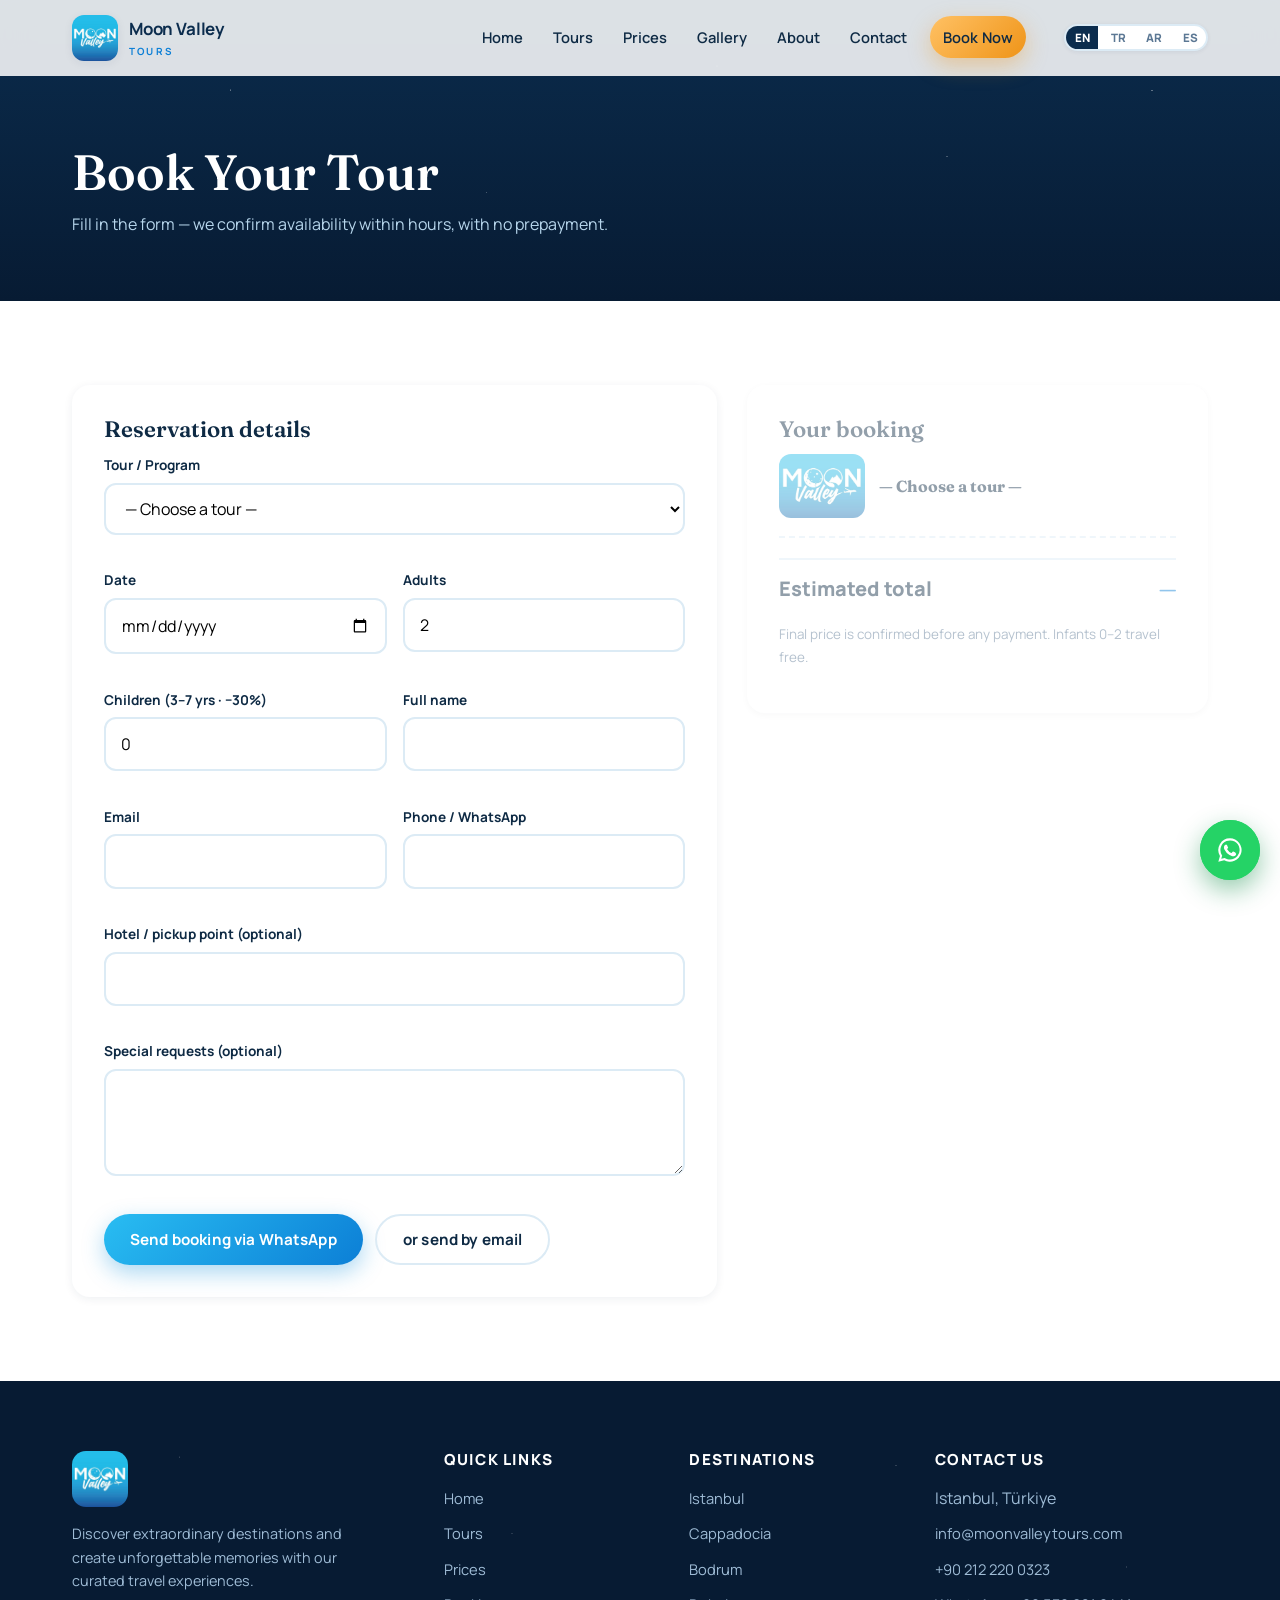
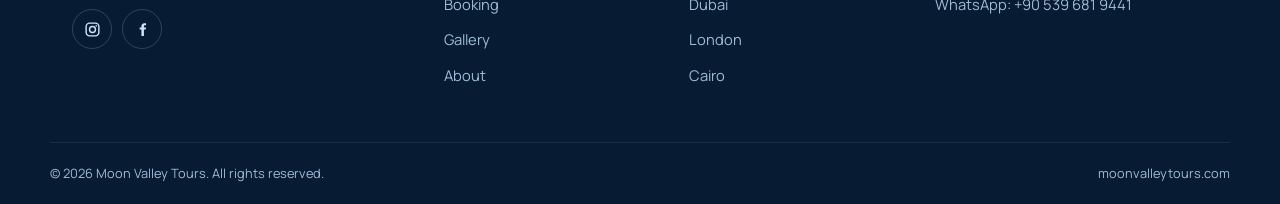
<file: booking.html>
<!DOCTYPE html>
<html lang="en">
<head>
<meta charset="UTF-8">
<meta name="viewport" content="width=device-width, initial-scale=1.0">
<title>Booking — Moon Valley Tours</title>
<meta name="description" content="Book your Moon Valley Tours experience online: pick a tour, date and travelers, and receive confirmation via WhatsApp or email.">
<meta name="keywords" content="Moon Valley Tours, tours, activities, Istanbul, Cappadocia, Bodrum, Dubai, London, Cairo, travel, excursions, day trips">
<meta name="author" content="Moon Valley Tours">
<meta name="robots" content="index, follow">
<meta name="theme-color" content="#0b2c4d">
<meta property="og:type" content="website">
<meta property="og:site_name" content="Moon Valley Tours">
<meta property="og:title" content="Booking — Moon Valley Tours">
<meta property="og:description" content="Book your Moon Valley Tours experience online: pick a tour, date and travelers, and receive confirmation via WhatsApp or email.">
<meta property="og:image" content="assets/logo/logo.jpg">
<meta name="twitter:card" content="summary_large_image">
<link rel="icon" type="image/png" sizes="32x32" href="assets/icons/favicon-32.png">
<link rel="icon" type="image/png" sizes="192x192" href="assets/icons/favicon-192.png">
<link rel="apple-touch-icon" href="assets/icons/icon-512.png">
<link rel="preconnect" href="https://fonts.googleapis.com">
<link rel="preconnect" href="https://fonts.gstatic.com" crossorigin>
<link href="https://fonts.googleapis.com/css2?family=Fraunces:ital,wght@0,500;0,600;0,700;1,600&family=Manrope:wght@400;600;700;800&family=Caveat:wght@600&display=swap" rel="stylesheet">
<link rel="stylesheet" href="css/style.css">

</head>
<body data-page="booking">
<header class="site-header">
  <div class="wrap">
    <a class="brand" href="index.html" aria-label="Moon Valley Tours — Home">
      <img src="assets/logo/logo.jpg" alt="Moon Valley Tours logo" width="46" height="46">
      <span><b>Moon Valley</b><small>Tours</small></span>
    </a>
    <button class="nav-toggle" aria-label="Open menu" aria-controls="main-nav"><span></span></button>
    <nav class="main-nav" id="main-nav" aria-label="Main navigation">
      <a href="index.html" data-i18n="nav.home">Home</a>
      <a href="programs.html" data-i18n="nav.tours">Tours</a>
      <a href="prices.html" data-i18n="nav.prices">Prices</a>
      <a href="gallery.html" data-i18n="nav.gallery">Gallery</a>
      <a href="about.html" data-i18n="nav.about">About</a>
      <a href="contact.html" data-i18n="nav.contact">Contact</a>
      <a href="booking.html" class="btn btn--gold btn--sm nav-cta" data-i18n="nav.book">Book Now</a>
    </nav>
    <div class="lang-switch" role="group" aria-label="Language">
      <button data-lang="en" type="button">EN</button>
      <button data-lang="tr" type="button">TR</button>
      <button data-lang="ar" type="button">AR</button>
      <button data-lang="es" type="button">ES</button>
    </div>
  </div>
</header>
<main>
<section class="page-hero">
  <div class="wrap">
    
    <h1 data-i18n="booking.title">Book Your Tour</h1>
    <p data-i18n="booking.sub">Fill in the form — we confirm availability within hours, with no prepayment.</p>
  </div>
</section>
<section class="section">
  <div class="wrap">
    <div id="booking-form-wrap">
      <div class="booking-layout">
        <div class="panel">
          <h2 data-i18n="booking.form.title">Reservation details</h2>
          <form id="booking-form" novalidate>
            <div class="form-grid">
              <div class="form-field form-field--full">
                <label for="bk-tour" data-i18n="bk.tour">Tour / Program</label>
                <select id="bk-tour" required></select>
                <span class="err"></span>
              </div>
              <div class="form-field">
                <label for="bk-date" data-i18n="bk.date">Date</label>
                <input type="date" id="bk-date" required>
                <span class="err"></span>
              </div>
              <div class="form-field">
                <label for="bk-adults" data-i18n="bk.adults">Adults</label>
                <input type="number" id="bk-adults" min="1" max="40" value="2">
                <span class="err"></span>
              </div>
              <div class="form-field">
                <label for="bk-children" data-i18n="bk.children">Children (3–7 yrs · −30%)</label>
                <input type="number" id="bk-children" min="0" max="20" value="0">
                <span class="err"></span>
              </div>
              <div class="form-field">
                <label for="bk-name" data-i18n="bk.name">Full name</label>
                <input type="text" id="bk-name" autocomplete="name" required>
                <span class="err"></span>
              </div>
              <div class="form-field">
                <label for="bk-email" data-i18n="bk.email">Email</label>
                <input type="email" id="bk-email" autocomplete="email" required>
                <span class="err"></span>
              </div>
              <div class="form-field">
                <label for="bk-phone" data-i18n="bk.phone">Phone / WhatsApp</label>
                <input type="tel" id="bk-phone" autocomplete="tel" required>
                <span class="err"></span>
              </div>
              <div class="form-field form-field--full">
                <label for="bk-hotel" data-i18n="bk.hotel">Hotel / pickup point (optional)</label>
                <input type="text" id="bk-hotel">
                <span class="err"></span>
              </div>
              <div class="form-field form-field--full">
                <label for="bk-notes" data-i18n="bk.notes">Special requests (optional)</label>
                <textarea id="bk-notes" rows="3"></textarea>
                <span class="err"></span>
              </div>
            </div>
            <div style="display:flex;gap:12px;flex-wrap:wrap;margin-top:20px">
              <button type="submit" class="btn btn--brand" data-i18n="bk.submit">Send booking via WhatsApp</button>
              <button type="button" id="bk-email-send" class="btn btn--ghost" data-i18n="bk.submit2">or send by email</button>
            </div>
          </form>
        </div>
        <aside class="panel summary" id="summary-card">
          <h2 data-i18n="bk.summary">Your booking</h2>
          <div class="summary__tour">
            <img id="sum-img" src="assets/logo/logo.jpg" alt="" width="86" height="64">
            <b id="sum-title"></b>
          </div>
          <div class="summary__rows" id="sum-rows"></div>
          <div class="summary__rows summary__total">
            <div><span data-i18n="bk.sum.total">Estimated total</span><span class="money" id="sum-total">—</span></div>
          </div>
          <p class="price-note" data-i18n="bk.sum.note">Final price is confirmed before any payment. Infants 0–2 travel free.</p>
        </aside>
      </div>
    </div>
    <div class="panel booking-ok" id="booking-ok" hidden>
      <div class="big">🌙✨</div>
      <h2 data-i18n="bk.ok.t">Request ready!</h2>
      <p class="section-sub" style="margin:0 auto 22px" data-i18n="bk.ok.d">Your booking request was opened in WhatsApp / email. We'll confirm shortly.</p>
      <button class="btn btn--brand" id="bk-again" data-i18n="bk.new">Make another booking</button>
    </div>
  </div>
</section>
</main>
<footer class="site-footer">
  <div class="wrap footer-grid">
    <div class="footer-brand">
      <img src="assets/logo/logo.jpg" alt="Moon Valley Tours logo" loading="lazy" width="56" height="56">
      <p data-i18n="footer.tag">Discover extraordinary destinations and create unforgettable memories with our curated travel experiences.</p>
      <div class="footer-social">
        <a href="https://www.instagram.com/moonvalleytours" target="_blank" rel="noopener" aria-label="Instagram"><svg width="17" height="17" viewBox="0 0 24 24" fill="none" stroke="currentColor" stroke-width="2"><rect x="3" y="3" width="18" height="18" rx="5"/><circle cx="12" cy="12" r="4.2"/><circle cx="17.3" cy="6.7" r="1.2" fill="currentColor" stroke="none"/></svg></a>
        <a href="https://www.facebook.com/moonvalleytours" target="_blank" rel="noopener" aria-label="Facebook"><svg width="17" height="17" viewBox="0 0 24 24" fill="currentColor"><path d="M14 9h3l-.4 3H14v9h-3.5v-9H8V9h2.5V7.2C10.5 4.9 11.9 3 14.7 3H17v3h-1.7c-1 0-1.3.5-1.3 1.4V9Z"/></svg></a>
      </div>
    </div>
    <div>
      <h4 data-i18n="footer.links">Quick links</h4>
      <ul>
        <li><a href="index.html" data-i18n="nav.home">Home</a></li>
        <li><a href="programs.html" data-i18n="nav.tours">Tours</a></li>
        <li><a href="prices.html" data-i18n="nav.prices">Prices</a></li>
        <li><a href="booking.html" data-i18n="nav.booking">Booking</a></li>
        <li><a href="gallery.html" data-i18n="nav.gallery">Gallery</a></li>
        <li><a href="about.html" data-i18n="nav.about">About</a></li>
      </ul>
    </div>
    <div>
      <h4 data-i18n="footer.dests">Destinations</h4>
      <ul>
        <li><a href="programs.html?dest=istanbul">Istanbul</a></li>
        <li><a href="programs.html?dest=cappadocia">Cappadocia</a></li>
        <li><a href="programs.html?dest=bodrum">Bodrum</a></li>
        <li><a href="programs.html?dest=dubai">Dubai</a></li>
        <li><a href="programs.html?dest=london">London</a></li>
        <li><a href="programs.html?dest=cairo">Cairo</a></li>
      </ul>
    </div>
    <div>
      <h4 data-i18n="footer.contact">Contact us</h4>
      <ul>
        <li><span>Istanbul, Türkiye</span></li>
        <li><a href="mailto:info@moonvalleytours.com">info@moonvalleytours.com</a></li>
        <li><a href="tel:+902122200323">+90 212 220 0323</a></li>
        <li><a href="https://wa.me/905396819441" target="_blank" rel="noopener">WhatsApp: +90 539 681 9441</a></li>
      </ul>
    </div>
  </div>
  <div class="wrap footer-bottom">
    <span>© <span id="year">2026</span> Moon Valley Tours. <span data-i18n="footer.rights">All rights reserved.</span></span>
    <span>moonvalleytours.com</span>
  </div>
</footer>
<script src="js/app.js"></script>
<noscript><style>.reveal{opacity:1;transform:none}</style></noscript>
</body>
</html>
</file>
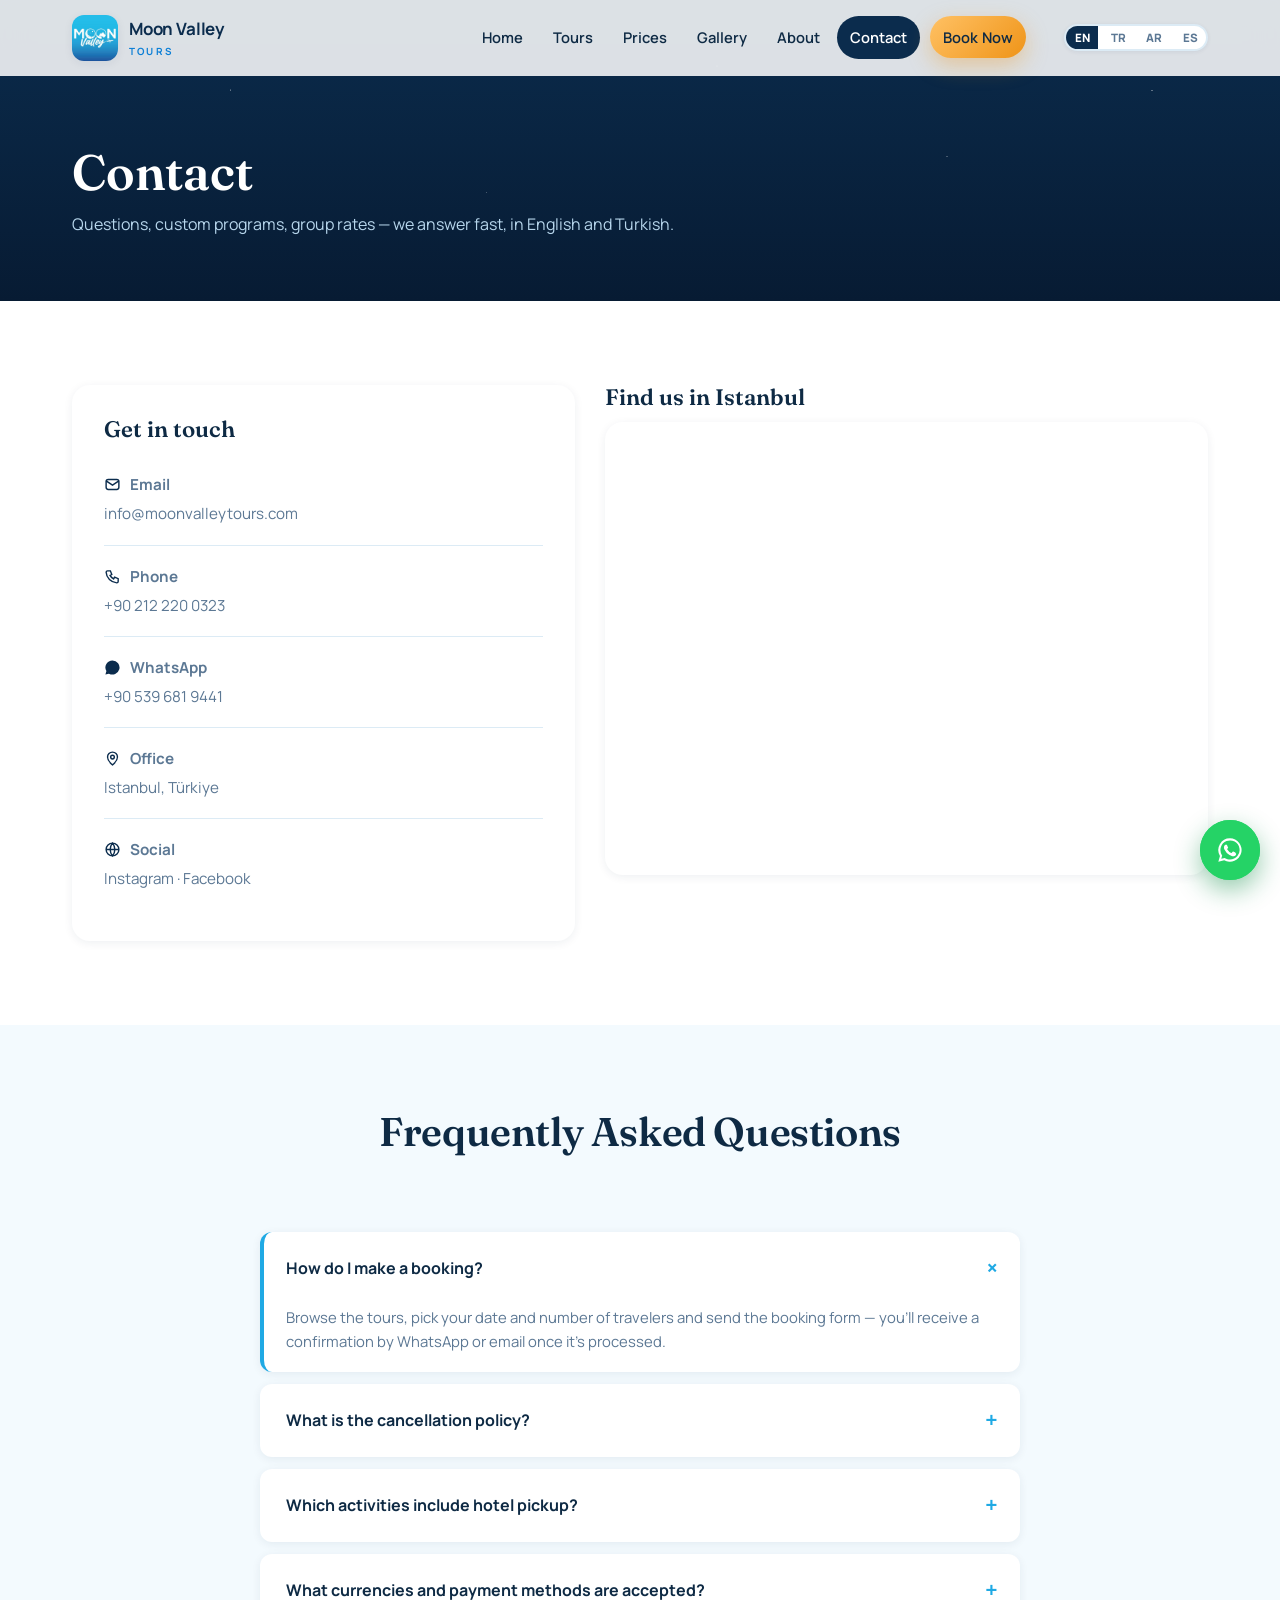
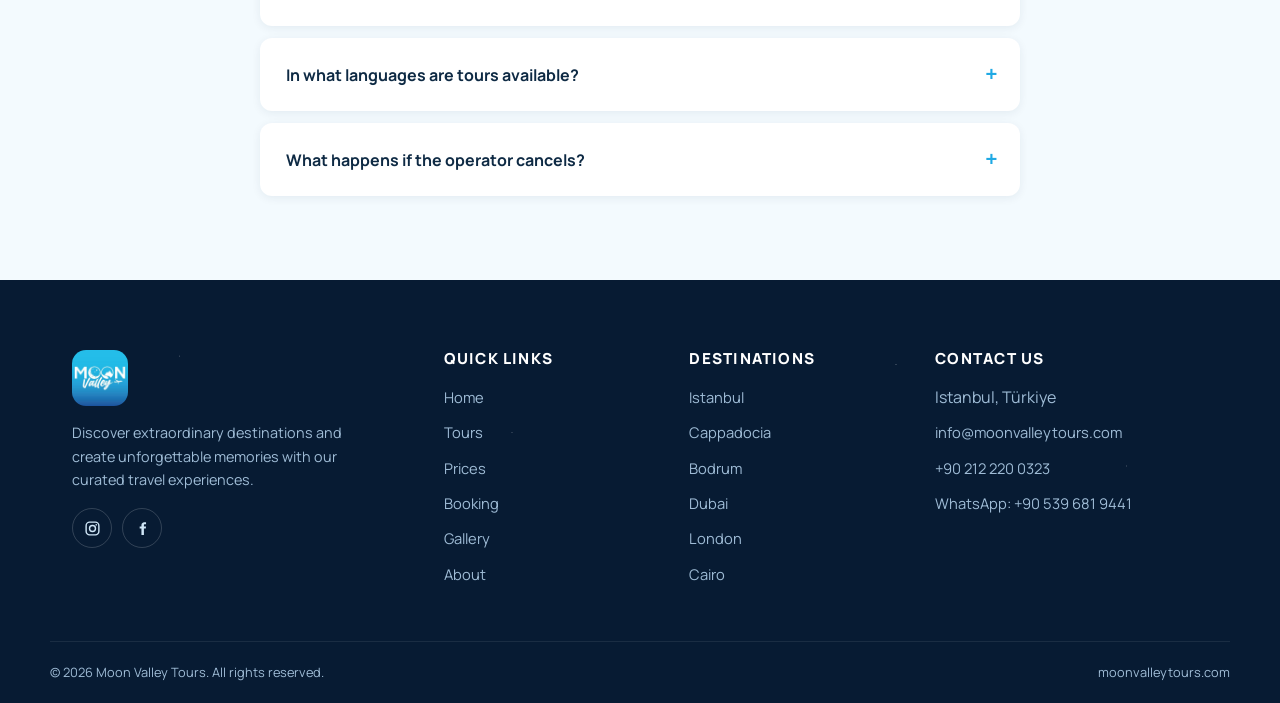
<file: contact.html>
<!DOCTYPE html>
<html lang="en">
<head>
<meta charset="UTF-8">
<meta name="viewport" content="width=device-width, initial-scale=1.0">
<title>Contact — Moon Valley Tours</title>
<meta name="description" content="Contact Moon Valley Tours: info@moonvalleytours.com, WhatsApp +90 539 681 9441, Istanbul, Türkiye. FAQ and location map.">
<meta name="keywords" content="Moon Valley Tours, tours, activities, Istanbul, Cappadocia, Bodrum, Dubai, London, Cairo, travel, excursions, day trips">
<meta name="author" content="Moon Valley Tours">
<meta name="robots" content="index, follow">
<meta name="theme-color" content="#0b2c4d">
<meta property="og:type" content="website">
<meta property="og:site_name" content="Moon Valley Tours">
<meta property="og:title" content="Contact — Moon Valley Tours">
<meta property="og:description" content="Contact Moon Valley Tours: info@moonvalleytours.com, WhatsApp +90 539 681 9441, Istanbul, Türkiye. FAQ and location map.">
<meta property="og:image" content="assets/logo/logo.jpg">
<meta name="twitter:card" content="summary_large_image">
<link rel="icon" type="image/png" sizes="32x32" href="assets/icons/favicon-32.png">
<link rel="icon" type="image/png" sizes="192x192" href="assets/icons/favicon-192.png">
<link rel="apple-touch-icon" href="assets/icons/icon-512.png">
<link rel="preconnect" href="https://fonts.googleapis.com">
<link rel="preconnect" href="https://fonts.gstatic.com" crossorigin>
<link href="https://fonts.googleapis.com/css2?family=Fraunces:ital,wght@0,500;0,600;0,700;1,600&family=Manrope:wght@400;600;700;800&family=Caveat:wght@600&display=swap" rel="stylesheet">
<link rel="stylesheet" href="css/style.css">

</head>
<body data-page="contact">
<header class="site-header">
  <div class="wrap">
    <a class="brand" href="index.html" aria-label="Moon Valley Tours — Home">
      <img src="assets/logo/logo.jpg" alt="Moon Valley Tours logo" width="46" height="46">
      <span><b>Moon Valley</b><small>Tours</small></span>
    </a>
    <button class="nav-toggle" aria-label="Open menu" aria-controls="main-nav"><span></span></button>
    <nav class="main-nav" id="main-nav" aria-label="Main navigation">
      <a href="index.html" data-i18n="nav.home">Home</a>
      <a href="programs.html" data-i18n="nav.tours">Tours</a>
      <a href="prices.html" data-i18n="nav.prices">Prices</a>
      <a href="gallery.html" data-i18n="nav.gallery">Gallery</a>
      <a href="about.html" data-i18n="nav.about">About</a>
      <a href="contact.html" data-i18n="nav.contact" class="is-active">Contact</a>
      <a href="booking.html" class="btn btn--gold btn--sm nav-cta" data-i18n="nav.book">Book Now</a>
    </nav>
    <div class="lang-switch" role="group" aria-label="Language">
      <button data-lang="en" type="button">EN</button>
      <button data-lang="tr" type="button">TR</button>
      <button data-lang="ar" type="button">AR</button>
      <button data-lang="es" type="button">ES</button>
    </div>
  </div>
</header>
<main>
<section class="page-hero">
  <div class="wrap">
    
    <h1 data-i18n="contact.title">Contact</h1>
    <p data-i18n="contact.sub">Questions, custom programs, group rates — we answer fast, in English and Turkish.</p>
  </div>
</section>
<section class="section">
  <div class="wrap contact-layout">
    <div class="panel">
      <h2 data-i18n="contact.info">Get in touch</h2>
      <div class="contact-card">
        <b><svg width="17" height="17" viewBox="0 0 24 24" fill="none" stroke="currentColor" stroke-width="2"><rect x="3" y="5" width="18" height="14" rx="3"/><path d="m3 7 9 6 9-6"/></svg> <span data-i18n="contact.email">Email</span></b>
        <a id="contact-email" href="mailto:info@moonvalleytours.com">info@moonvalleytours.com</a>
      </div>
      <div class="contact-card">
        <b><svg width="17" height="17" viewBox="0 0 24 24" fill="none" stroke="currentColor" stroke-width="2" stroke-linecap="round"><path d="M5 4h4l2 5-2.5 1.5a12 12 0 0 0 5 5L15 13l5 2v4a2 2 0 0 1-2 2A16 16 0 0 1 3 6a2 2 0 0 1 2-2z"/></svg> <span data-i18n="contact.phone">Phone</span></b>
        <a id="contact-phone" href="tel:+902122200323">+90 212 220 0323</a>
      </div>
      <div class="contact-card">
        <b><svg width="17" height="17" viewBox="0 0 24 24" fill="currentColor"><path d="M12 2a10 10 0 0 0-8.6 15.1L2 22l5-1.3A10 10 0 1 0 12 2Z"/></svg> <span data-i18n="contact.wa">WhatsApp</span></b>
        <a id="contact-wa" href="https://wa.me/905396819441" target="_blank" rel="noopener">+90 539 681 9441</a>
      </div>
      <div class="contact-card">
        <b><svg width="17" height="17" viewBox="0 0 24 24" fill="none" stroke="currentColor" stroke-width="2"><path d="M12 21s7-5.5 7-11a7 7 0 1 0-14 0c0 5.5 7 11 7 11z"/><circle cx="12" cy="10" r="2.6"/></svg> <span data-i18n="contact.addr">Office</span></b>
        <span>Istanbul, Türkiye</span>
      </div>
      <div class="contact-card">
        <b><svg width="17" height="17" viewBox="0 0 24 24" fill="none" stroke="currentColor" stroke-width="2"><circle cx="12" cy="12" r="9"/><path d="M3 12h18M12 3a14 14 0 0 1 0 18 14 14 0 0 1 0-18z"/></svg> <span data-i18n="contact.social">Social</span></b>
        <span><a href="https://www.instagram.com/moonvalleytours" target="_blank" rel="noopener">Instagram</a> · <a href="https://www.facebook.com/moonvalleytours" target="_blank" rel="noopener">Facebook</a></span>
      </div>
    </div>
    <div>
      <h2 style="font-size:1.4rem" data-i18n="contact.map">Find us in Istanbul</h2>
      <div class="map-embed">
        <iframe id="map-frame" title="Moon Valley Tours — Istanbul" loading="lazy"
          referrerpolicy="no-referrer-when-downgrade"
          src="https://www.google.com/maps?q=Perpa+Ticaret+Merkezi,+Sisli,+Istanbul,+Turkey&z=15&output=embed"></iframe>
      </div>
    </div>
  </div>
</section>

<section class="section section--sky">
  <div class="wrap">
    <h2 class="section-title" style="text-align:center" data-i18n="contact.faq.title">Frequently Asked Questions</h2>
    <p class="section-sub" style="margin:0 auto 30px;text-align:center">&nbsp;</p>
    <div class="faq">
      <details open>
        <summary data-i18n="faq.q1">Q</summary>
        <p data-i18n="faq.a1">A</p>
      </details>
      <details>
        <summary data-i18n="faq.q2">Q</summary>
        <p data-i18n="faq.a2">A</p>
      </details>
      <details>
        <summary data-i18n="faq.q3">Q</summary>
        <p data-i18n="faq.a3">A</p>
      </details>
      <details>
        <summary data-i18n="faq.q4">Q</summary>
        <p data-i18n="faq.a4">A</p>
      </details>
      <details>
        <summary data-i18n="faq.q5">Q</summary>
        <p data-i18n="faq.a5">A</p>
      </details>
      <details>
        <summary data-i18n="faq.q6">Q</summary>
        <p data-i18n="faq.a6">A</p>
      </details>
    </div>
  </div>
</section>
</main>
<footer class="site-footer">
  <div class="wrap footer-grid">
    <div class="footer-brand">
      <img src="assets/logo/logo.jpg" alt="Moon Valley Tours logo" loading="lazy" width="56" height="56">
      <p data-i18n="footer.tag">Discover extraordinary destinations and create unforgettable memories with our curated travel experiences.</p>
      <div class="footer-social">
        <a href="https://www.instagram.com/moonvalleytours" target="_blank" rel="noopener" aria-label="Instagram"><svg width="17" height="17" viewBox="0 0 24 24" fill="none" stroke="currentColor" stroke-width="2"><rect x="3" y="3" width="18" height="18" rx="5"/><circle cx="12" cy="12" r="4.2"/><circle cx="17.3" cy="6.7" r="1.2" fill="currentColor" stroke="none"/></svg></a>
        <a href="https://www.facebook.com/moonvalleytours" target="_blank" rel="noopener" aria-label="Facebook"><svg width="17" height="17" viewBox="0 0 24 24" fill="currentColor"><path d="M14 9h3l-.4 3H14v9h-3.5v-9H8V9h2.5V7.2C10.5 4.9 11.9 3 14.7 3H17v3h-1.7c-1 0-1.3.5-1.3 1.4V9Z"/></svg></a>
      </div>
    </div>
    <div>
      <h4 data-i18n="footer.links">Quick links</h4>
      <ul>
        <li><a href="index.html" data-i18n="nav.home">Home</a></li>
        <li><a href="programs.html" data-i18n="nav.tours">Tours</a></li>
        <li><a href="prices.html" data-i18n="nav.prices">Prices</a></li>
        <li><a href="booking.html" data-i18n="nav.booking">Booking</a></li>
        <li><a href="gallery.html" data-i18n="nav.gallery">Gallery</a></li>
        <li><a href="about.html" data-i18n="nav.about">About</a></li>
      </ul>
    </div>
    <div>
      <h4 data-i18n="footer.dests">Destinations</h4>
      <ul>
        <li><a href="programs.html?dest=istanbul">Istanbul</a></li>
        <li><a href="programs.html?dest=cappadocia">Cappadocia</a></li>
        <li><a href="programs.html?dest=bodrum">Bodrum</a></li>
        <li><a href="programs.html?dest=dubai">Dubai</a></li>
        <li><a href="programs.html?dest=london">London</a></li>
        <li><a href="programs.html?dest=cairo">Cairo</a></li>
      </ul>
    </div>
    <div>
      <h4 data-i18n="footer.contact">Contact us</h4>
      <ul>
        <li><span>Istanbul, Türkiye</span></li>
        <li><a href="mailto:info@moonvalleytours.com">info@moonvalleytours.com</a></li>
        <li><a href="tel:+902122200323">+90 212 220 0323</a></li>
        <li><a href="https://wa.me/905396819441" target="_blank" rel="noopener">WhatsApp: +90 539 681 9441</a></li>
      </ul>
    </div>
  </div>
  <div class="wrap footer-bottom">
    <span>© <span id="year">2026</span> Moon Valley Tours. <span data-i18n="footer.rights">All rights reserved.</span></span>
    <span>moonvalleytours.com</span>
  </div>
</footer>
<script src="js/app.js"></script>
<noscript><style>.reveal{opacity:1;transform:none}</style></noscript>
</body>
</html>
</file>
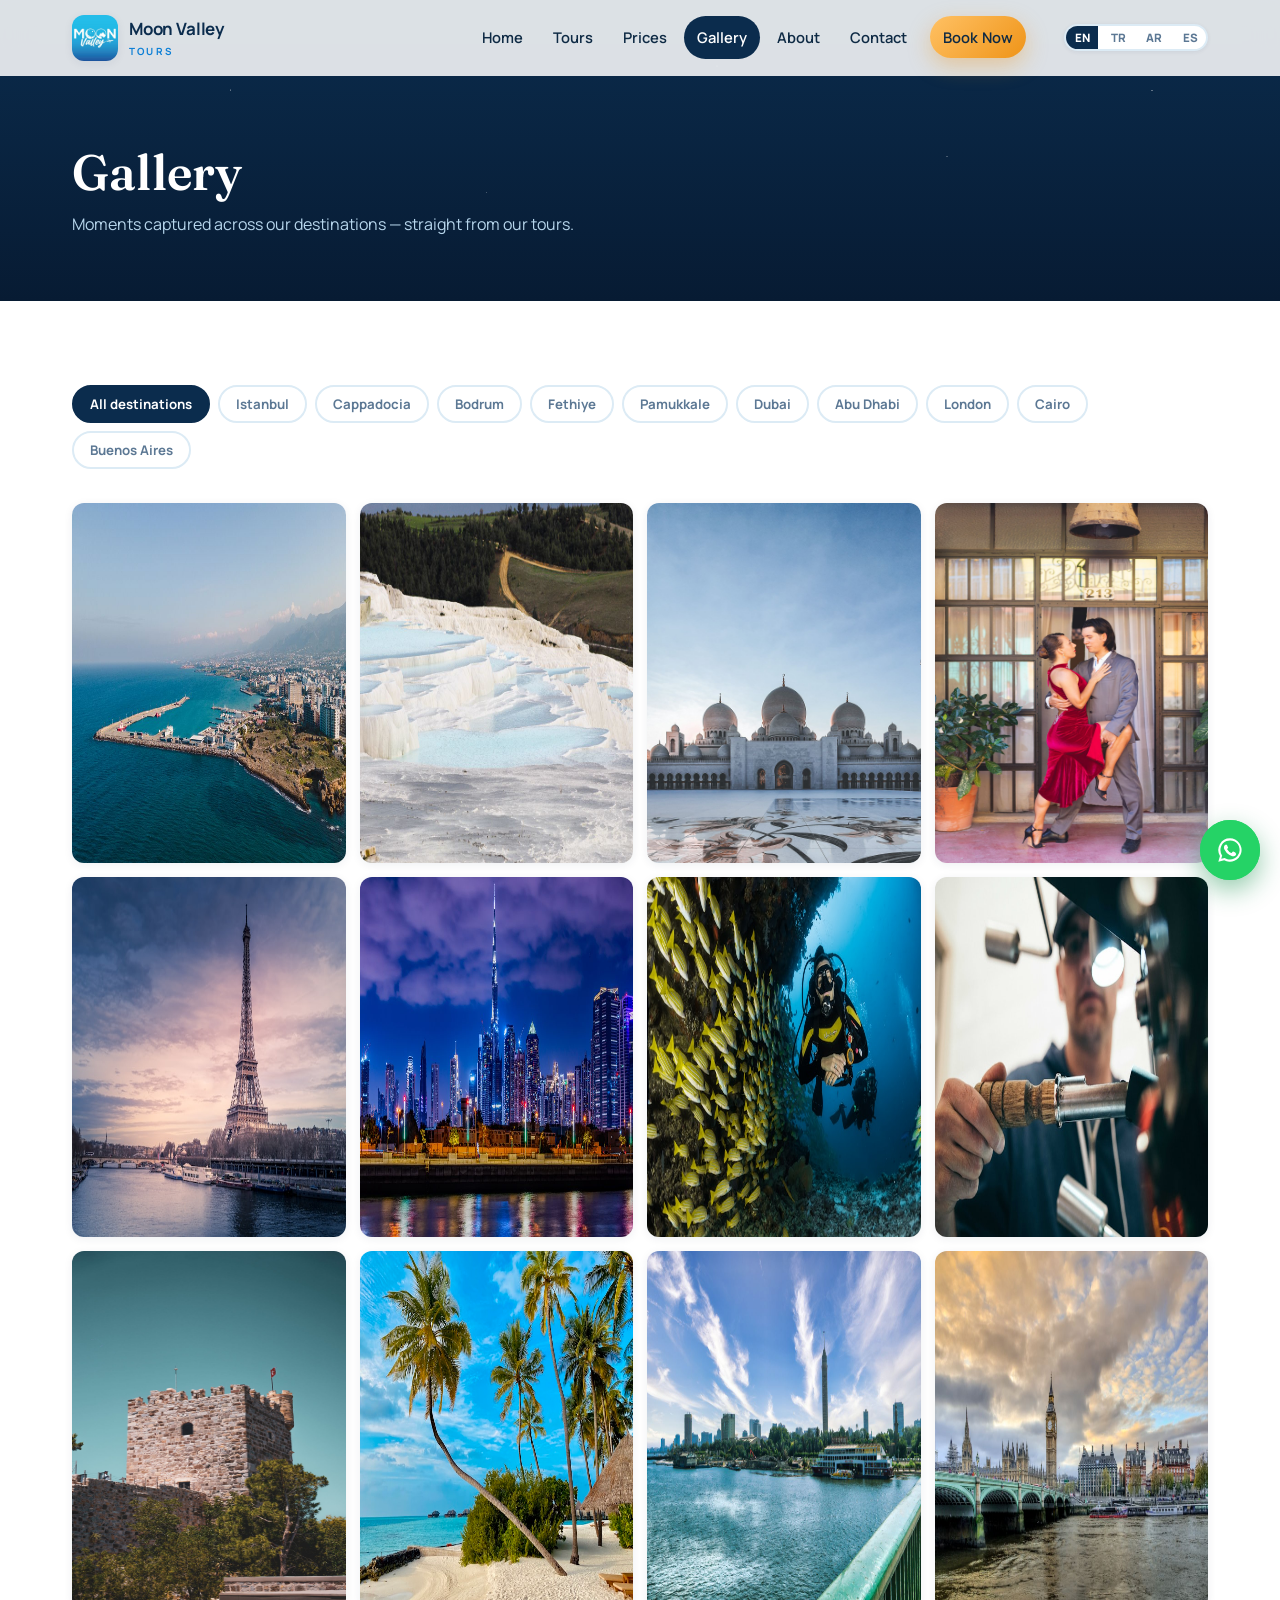
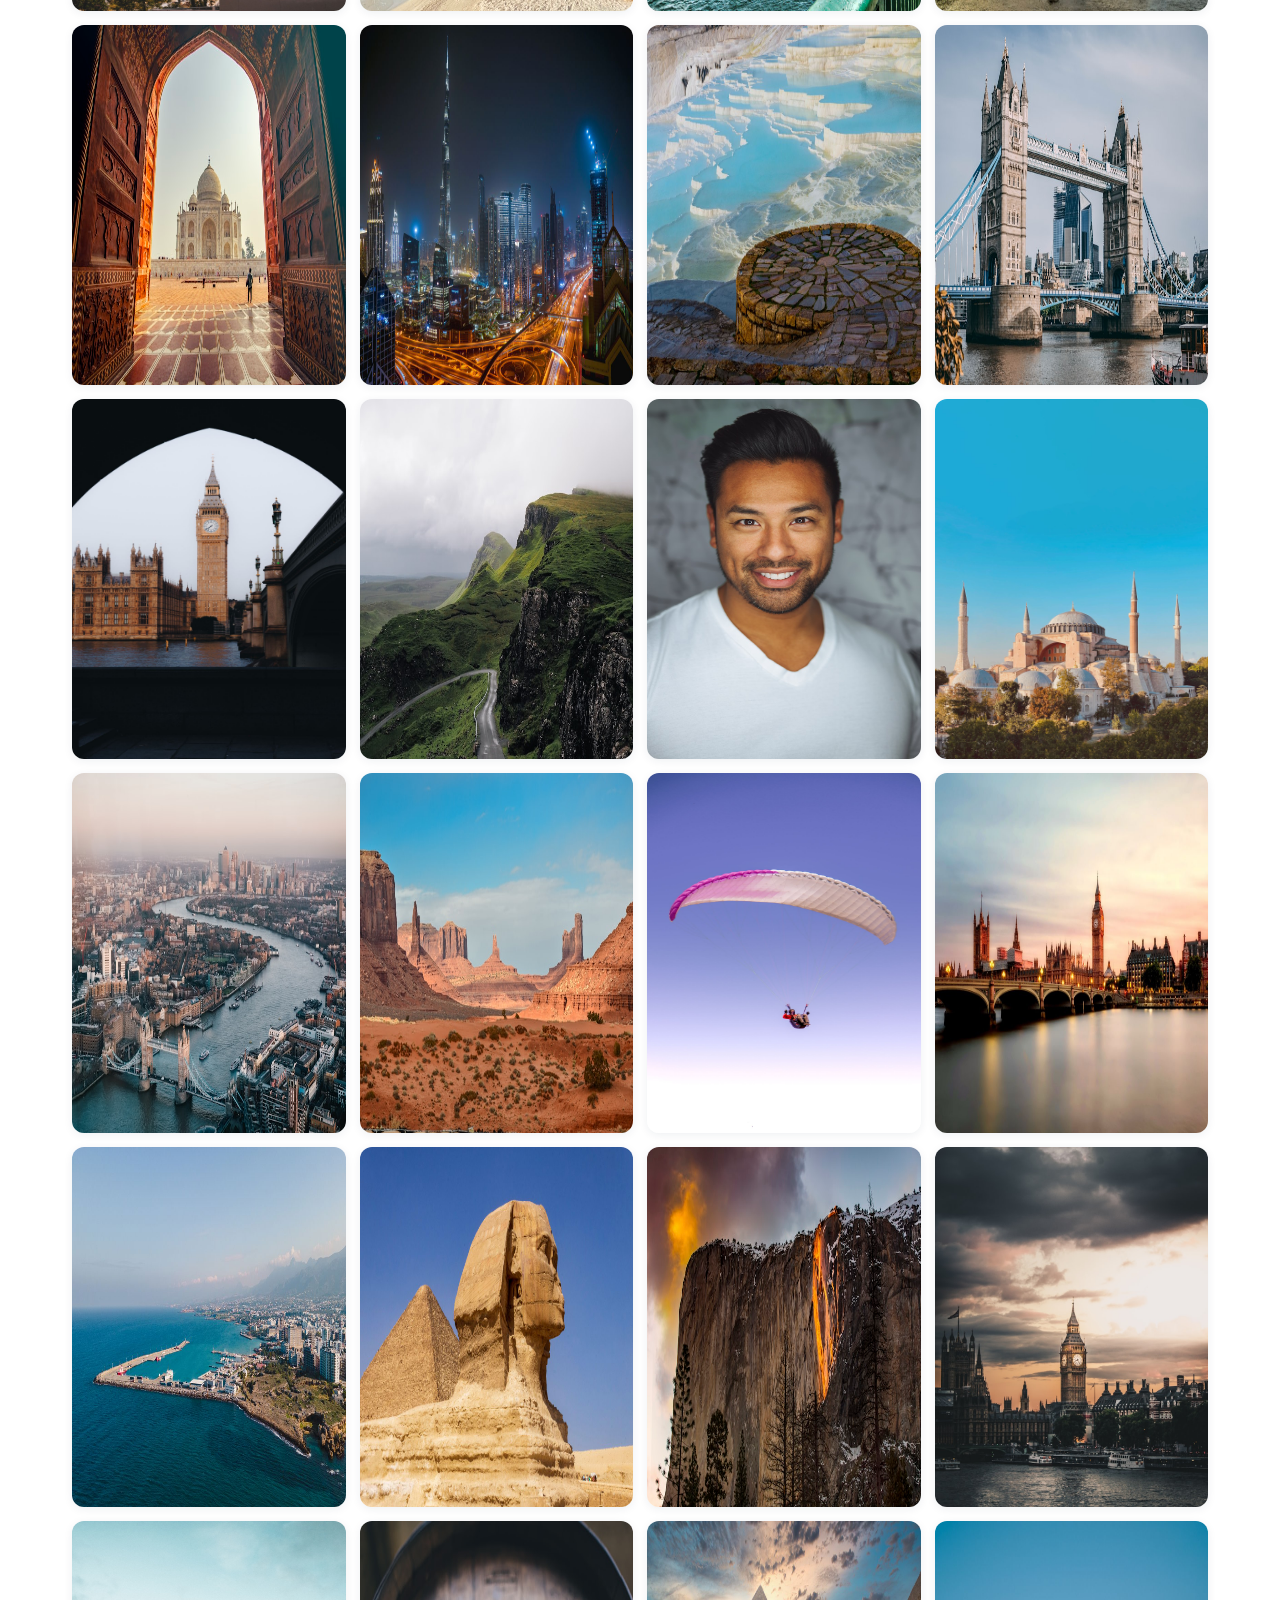
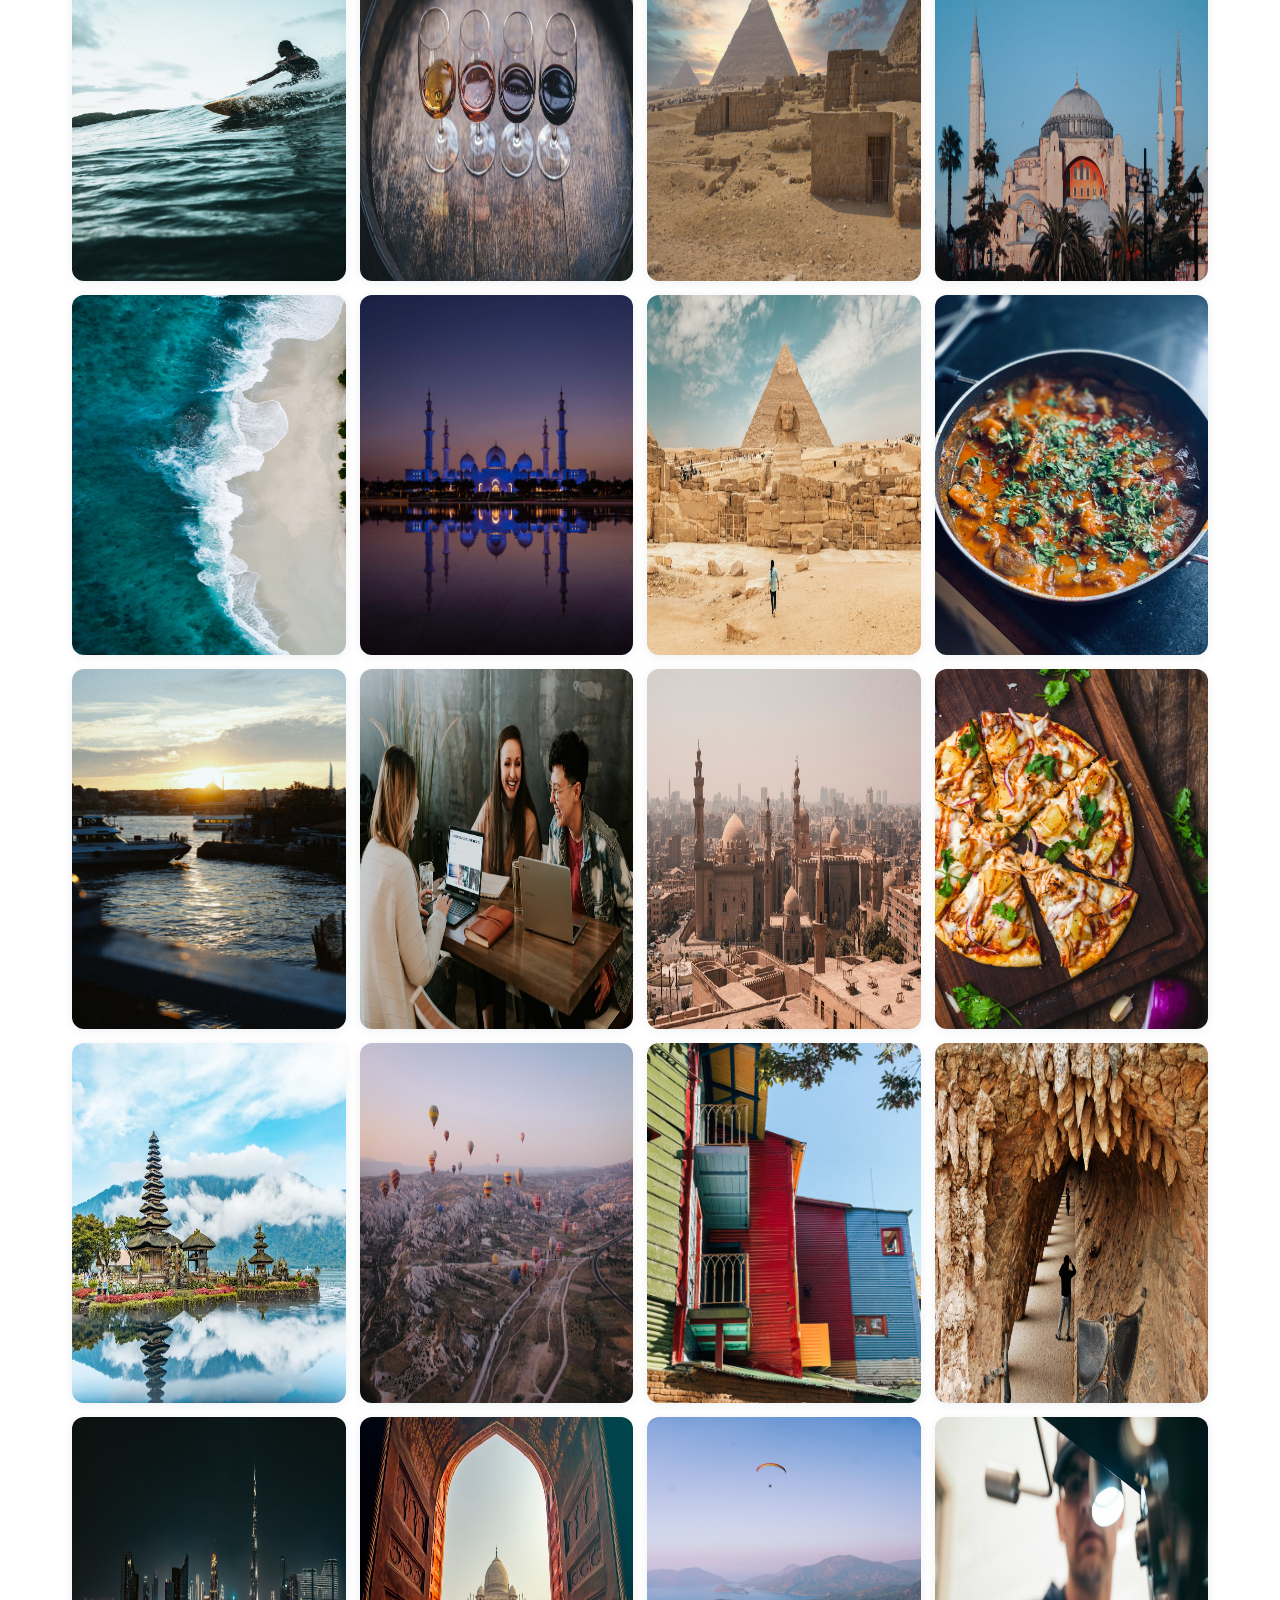
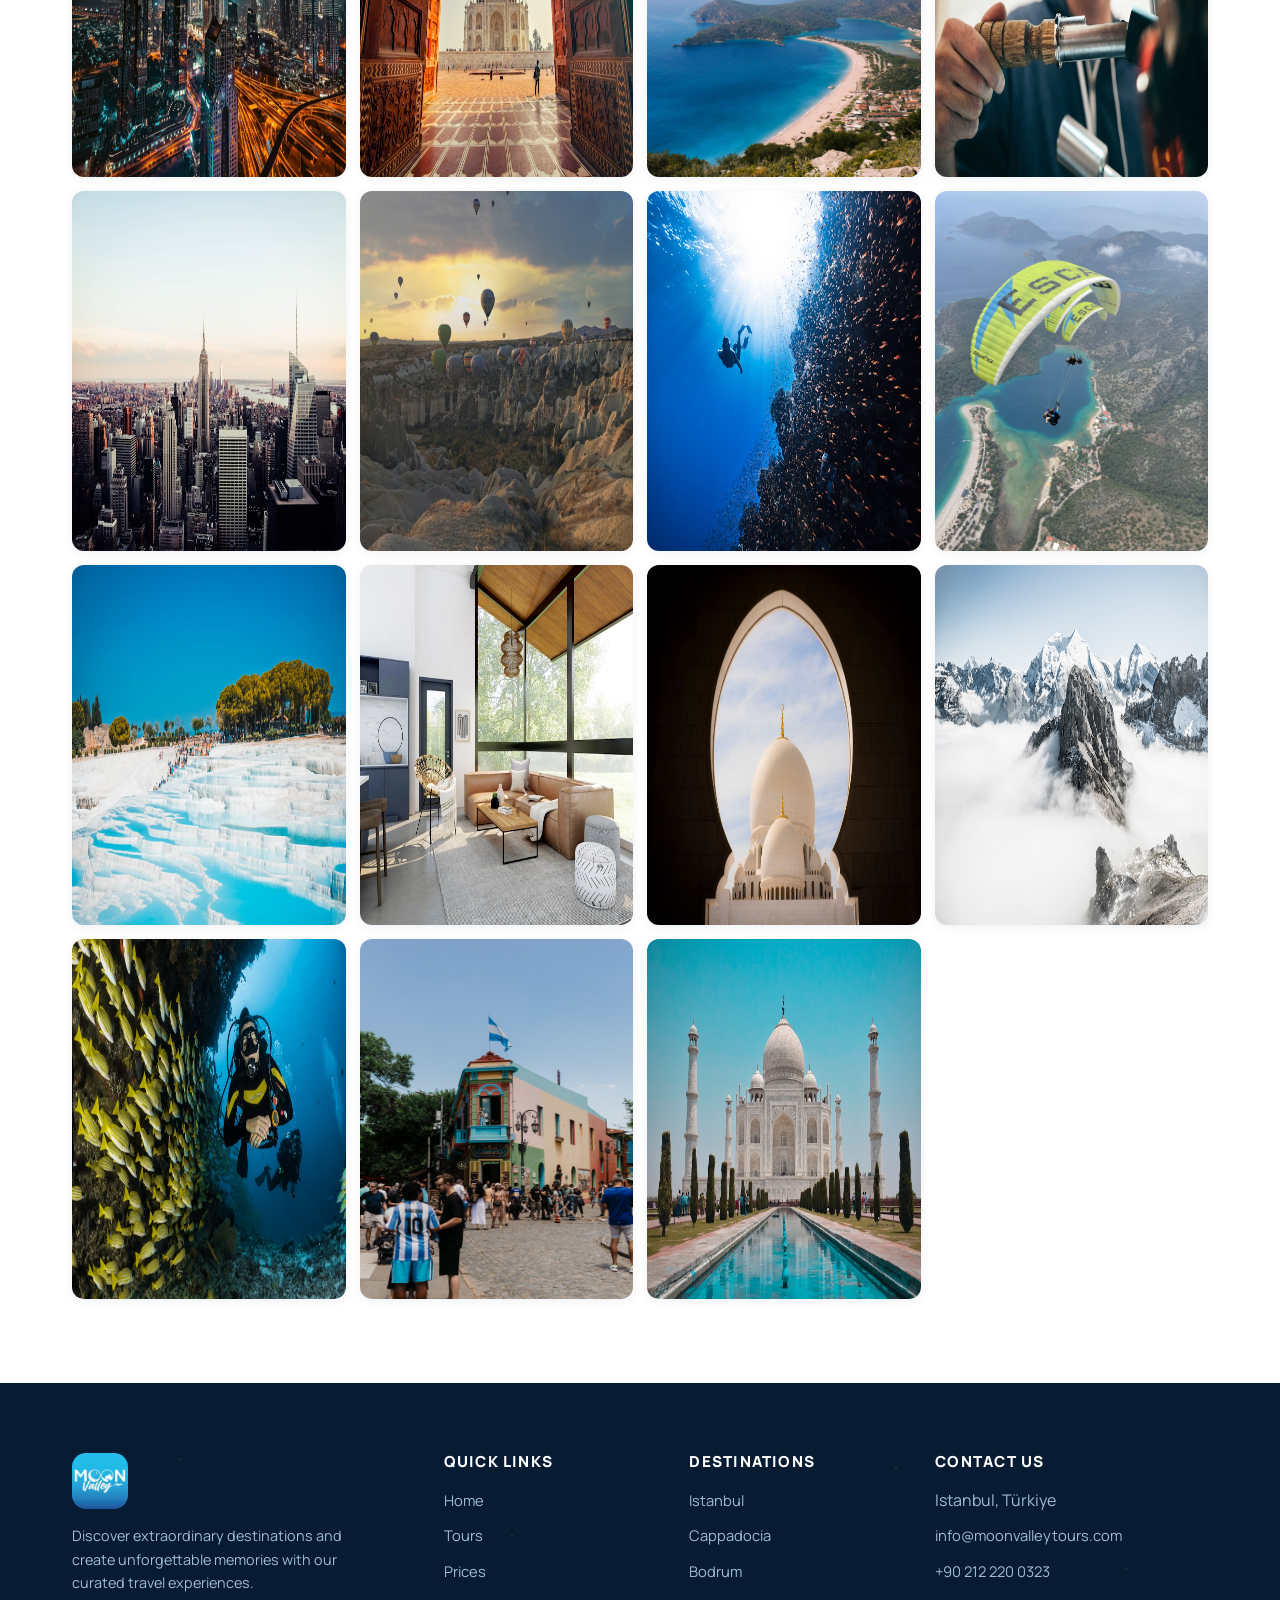
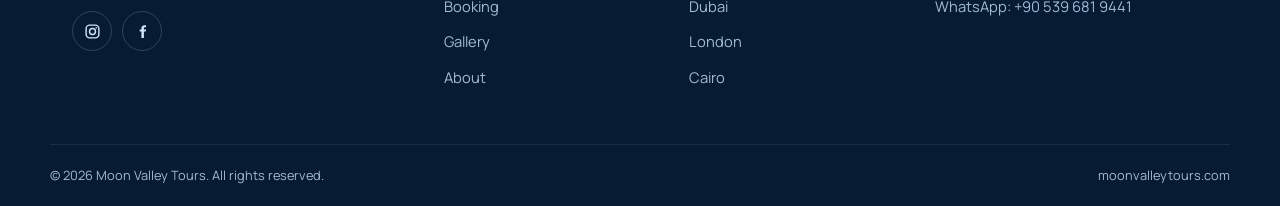
<file: gallery.html>
<!DOCTYPE html>
<html lang="en">
<head>
<meta charset="UTF-8">
<meta name="viewport" content="width=device-width, initial-scale=1.0">
<title>Gallery — Moon Valley Tours</title>
<meta name="description" content="Photo gallery of Moon Valley Tours destinations and experiences: Istanbul, Cappadocia, Bodrum, Dubai, London, Cairo and more.">
<meta name="keywords" content="Moon Valley Tours, tours, activities, Istanbul, Cappadocia, Bodrum, Dubai, London, Cairo, travel, excursions, day trips">
<meta name="author" content="Moon Valley Tours">
<meta name="robots" content="index, follow">
<meta name="theme-color" content="#0b2c4d">
<meta property="og:type" content="website">
<meta property="og:site_name" content="Moon Valley Tours">
<meta property="og:title" content="Gallery — Moon Valley Tours">
<meta property="og:description" content="Photo gallery of Moon Valley Tours destinations and experiences: Istanbul, Cappadocia, Bodrum, Dubai, London, Cairo and more.">
<meta property="og:image" content="assets/logo/logo.jpg">
<meta name="twitter:card" content="summary_large_image">
<link rel="icon" type="image/png" sizes="32x32" href="assets/icons/favicon-32.png">
<link rel="icon" type="image/png" sizes="192x192" href="assets/icons/favicon-192.png">
<link rel="apple-touch-icon" href="assets/icons/icon-512.png">
<link rel="preconnect" href="https://fonts.googleapis.com">
<link rel="preconnect" href="https://fonts.gstatic.com" crossorigin>
<link href="https://fonts.googleapis.com/css2?family=Fraunces:ital,wght@0,500;0,600;0,700;1,600&family=Manrope:wght@400;600;700;800&family=Caveat:wght@600&display=swap" rel="stylesheet">
<link rel="stylesheet" href="css/style.css">

</head>
<body data-page="gallery">
<header class="site-header">
  <div class="wrap">
    <a class="brand" href="index.html" aria-label="Moon Valley Tours — Home">
      <img src="assets/logo/logo.jpg" alt="Moon Valley Tours logo" width="46" height="46">
      <span><b>Moon Valley</b><small>Tours</small></span>
    </a>
    <button class="nav-toggle" aria-label="Open menu" aria-controls="main-nav"><span></span></button>
    <nav class="main-nav" id="main-nav" aria-label="Main navigation">
      <a href="index.html" data-i18n="nav.home">Home</a>
      <a href="programs.html" data-i18n="nav.tours">Tours</a>
      <a href="prices.html" data-i18n="nav.prices">Prices</a>
      <a href="gallery.html" data-i18n="nav.gallery" class="is-active">Gallery</a>
      <a href="about.html" data-i18n="nav.about">About</a>
      <a href="contact.html" data-i18n="nav.contact">Contact</a>
      <a href="booking.html" class="btn btn--gold btn--sm nav-cta" data-i18n="nav.book">Book Now</a>
    </nav>
    <div class="lang-switch" role="group" aria-label="Language">
      <button data-lang="en" type="button">EN</button>
      <button data-lang="tr" type="button">TR</button>
      <button data-lang="ar" type="button">AR</button>
      <button data-lang="es" type="button">ES</button>
    </div>
  </div>
</header>
<main>
<section class="page-hero">
  <div class="wrap">
    
    <h1 data-i18n="gallery.title">Gallery</h1>
    <p data-i18n="gallery.sub">Moments captured across our destinations — straight from our tours.</p>
  </div>
</section>
<section class="section">
  <div class="wrap">
    <div class="toolbar"><div class="chips" id="gallery-chips"></div></div>
    <div class="gallery-grid" id="gallery-grid"></div>
  </div>
</section>
</main>
<footer class="site-footer">
  <div class="wrap footer-grid">
    <div class="footer-brand">
      <img src="assets/logo/logo.jpg" alt="Moon Valley Tours logo" loading="lazy" width="56" height="56">
      <p data-i18n="footer.tag">Discover extraordinary destinations and create unforgettable memories with our curated travel experiences.</p>
      <div class="footer-social">
        <a href="https://www.instagram.com/moonvalleytours" target="_blank" rel="noopener" aria-label="Instagram"><svg width="17" height="17" viewBox="0 0 24 24" fill="none" stroke="currentColor" stroke-width="2"><rect x="3" y="3" width="18" height="18" rx="5"/><circle cx="12" cy="12" r="4.2"/><circle cx="17.3" cy="6.7" r="1.2" fill="currentColor" stroke="none"/></svg></a>
        <a href="https://www.facebook.com/moonvalleytours" target="_blank" rel="noopener" aria-label="Facebook"><svg width="17" height="17" viewBox="0 0 24 24" fill="currentColor"><path d="M14 9h3l-.4 3H14v9h-3.5v-9H8V9h2.5V7.2C10.5 4.9 11.9 3 14.7 3H17v3h-1.7c-1 0-1.3.5-1.3 1.4V9Z"/></svg></a>
      </div>
    </div>
    <div>
      <h4 data-i18n="footer.links">Quick links</h4>
      <ul>
        <li><a href="index.html" data-i18n="nav.home">Home</a></li>
        <li><a href="programs.html" data-i18n="nav.tours">Tours</a></li>
        <li><a href="prices.html" data-i18n="nav.prices">Prices</a></li>
        <li><a href="booking.html" data-i18n="nav.booking">Booking</a></li>
        <li><a href="gallery.html" data-i18n="nav.gallery">Gallery</a></li>
        <li><a href="about.html" data-i18n="nav.about">About</a></li>
      </ul>
    </div>
    <div>
      <h4 data-i18n="footer.dests">Destinations</h4>
      <ul>
        <li><a href="programs.html?dest=istanbul">Istanbul</a></li>
        <li><a href="programs.html?dest=cappadocia">Cappadocia</a></li>
        <li><a href="programs.html?dest=bodrum">Bodrum</a></li>
        <li><a href="programs.html?dest=dubai">Dubai</a></li>
        <li><a href="programs.html?dest=london">London</a></li>
        <li><a href="programs.html?dest=cairo">Cairo</a></li>
      </ul>
    </div>
    <div>
      <h4 data-i18n="footer.contact">Contact us</h4>
      <ul>
        <li><span>Istanbul, Türkiye</span></li>
        <li><a href="mailto:info@moonvalleytours.com">info@moonvalleytours.com</a></li>
        <li><a href="tel:+902122200323">+90 212 220 0323</a></li>
        <li><a href="https://wa.me/905396819441" target="_blank" rel="noopener">WhatsApp: +90 539 681 9441</a></li>
      </ul>
    </div>
  </div>
  <div class="wrap footer-bottom">
    <span>© <span id="year">2026</span> Moon Valley Tours. <span data-i18n="footer.rights">All rights reserved.</span></span>
    <span>moonvalleytours.com</span>
  </div>
</footer>
<script src="js/app.js"></script>
<noscript><style>.reveal{opacity:1;transform:none}</style></noscript>
</body>
</html>
</file>
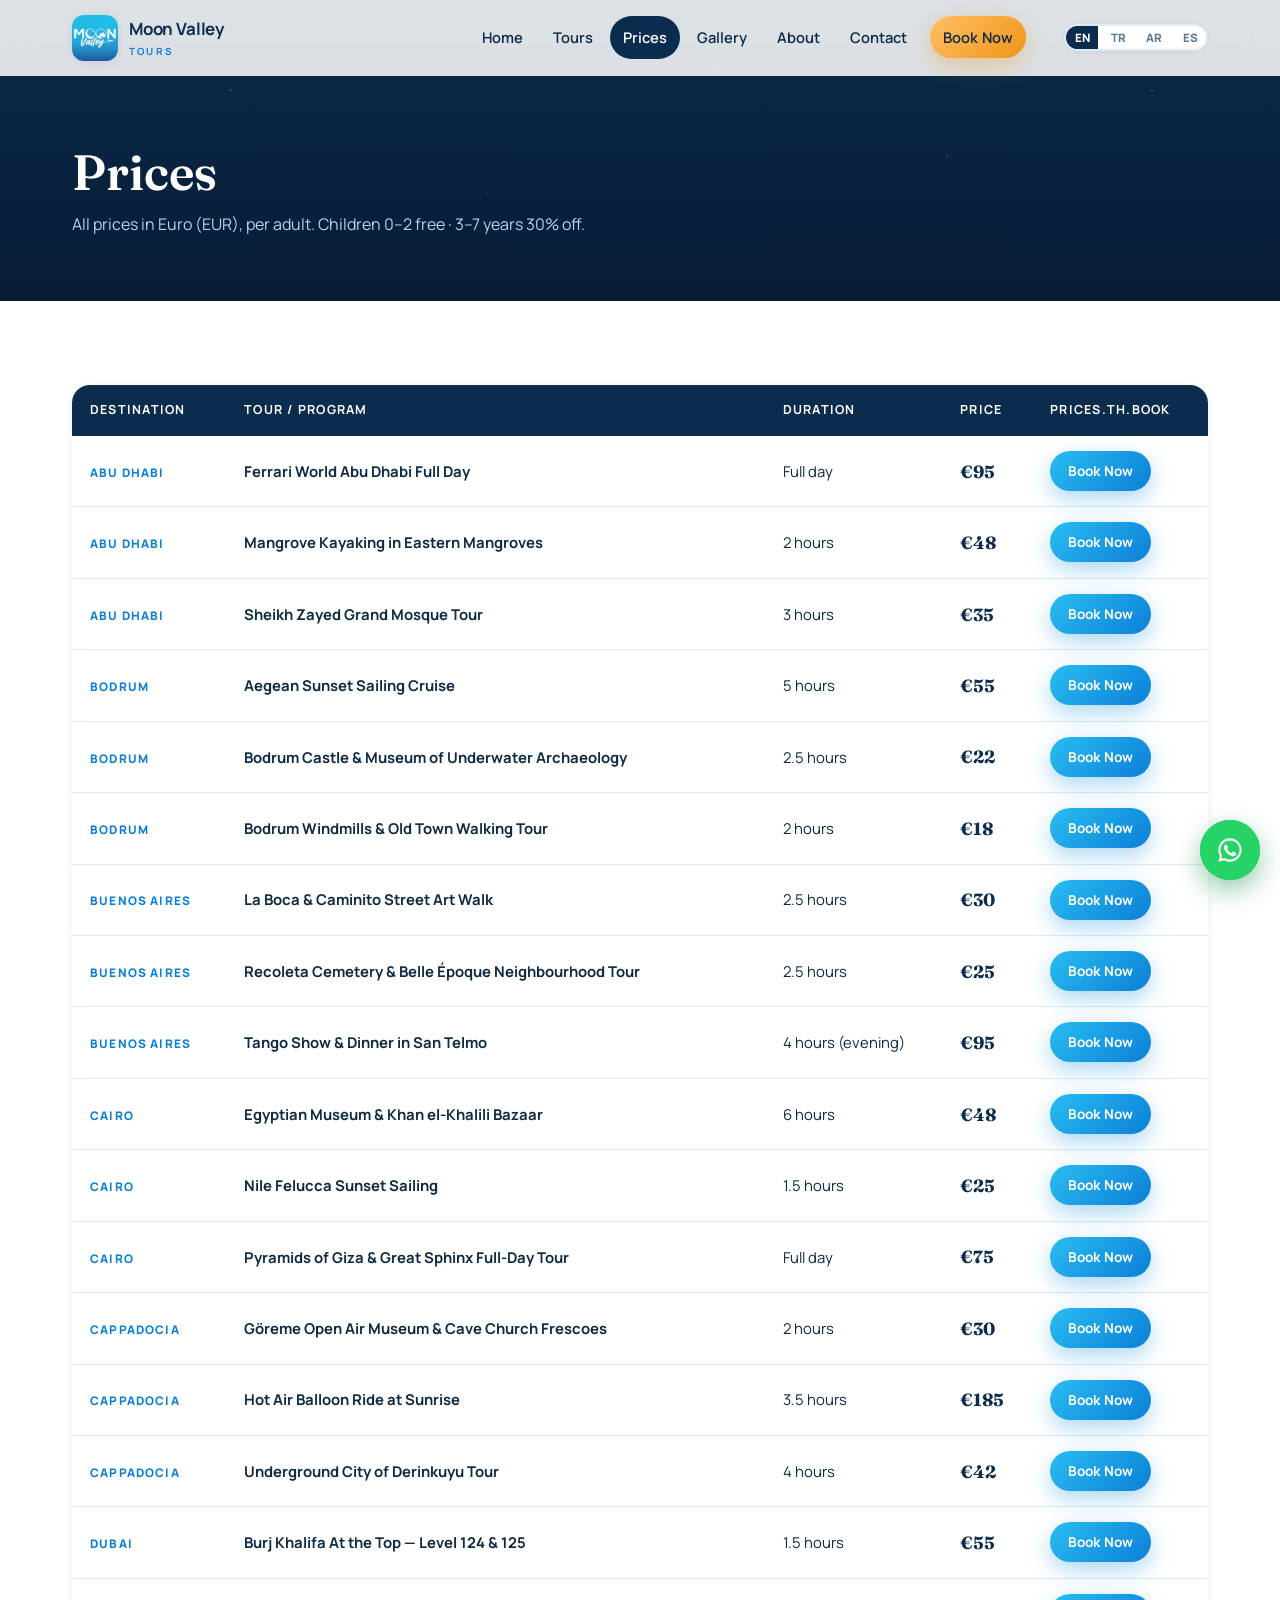
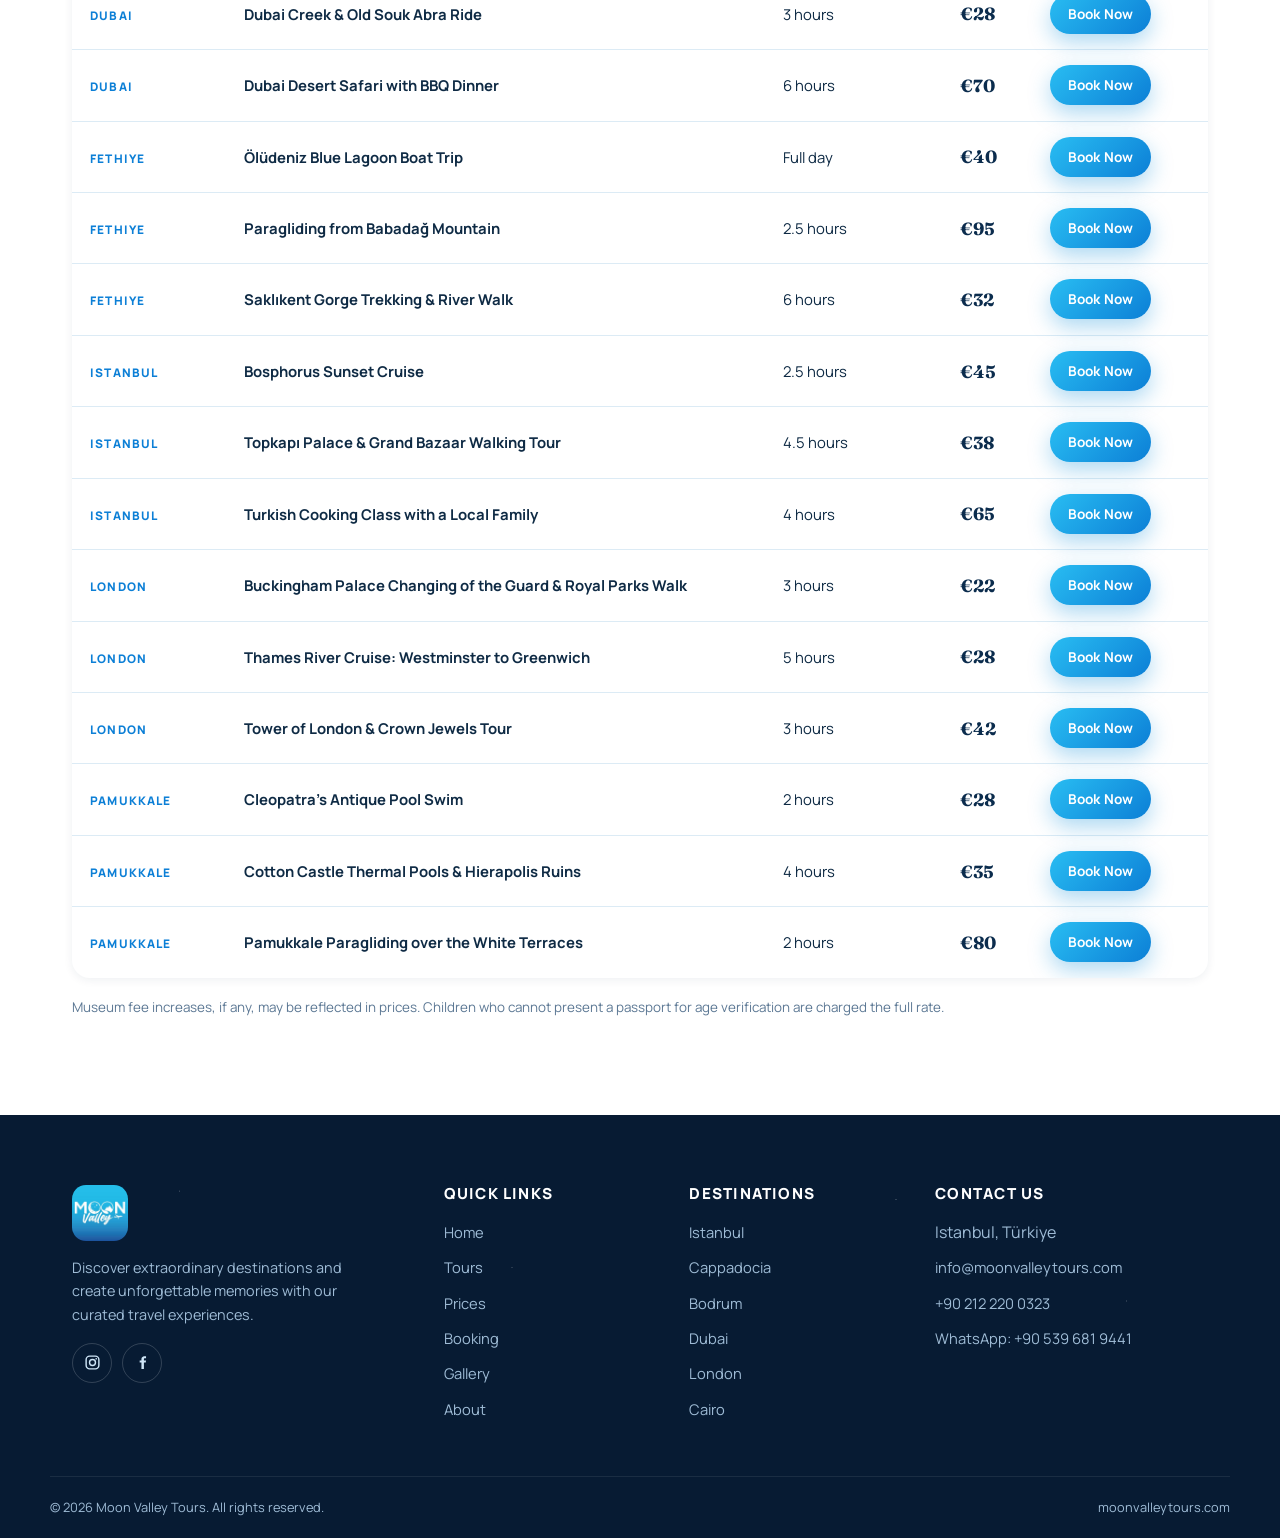
<file: prices.html>
<!DOCTYPE html>
<html lang="en">
<head>
<meta charset="UTF-8">
<meta name="viewport" content="width=device-width, initial-scale=1.0">
<title>Prices — Moon Valley Tours</title>
<meta name="description" content="Full 2026 price list for all Moon Valley Tours programs in EUR. Transparent per-person pricing with child discounts.">
<meta name="keywords" content="Moon Valley Tours, tours, activities, Istanbul, Cappadocia, Bodrum, Dubai, London, Cairo, travel, excursions, day trips">
<meta name="author" content="Moon Valley Tours">
<meta name="robots" content="index, follow">
<meta name="theme-color" content="#0b2c4d">
<meta property="og:type" content="website">
<meta property="og:site_name" content="Moon Valley Tours">
<meta property="og:title" content="Prices — Moon Valley Tours">
<meta property="og:description" content="Full 2026 price list for all Moon Valley Tours programs in EUR. Transparent per-person pricing with child discounts.">
<meta property="og:image" content="assets/logo/logo.jpg">
<meta name="twitter:card" content="summary_large_image">
<link rel="icon" type="image/png" sizes="32x32" href="assets/icons/favicon-32.png">
<link rel="icon" type="image/png" sizes="192x192" href="assets/icons/favicon-192.png">
<link rel="apple-touch-icon" href="assets/icons/icon-512.png">
<link rel="preconnect" href="https://fonts.googleapis.com">
<link rel="preconnect" href="https://fonts.gstatic.com" crossorigin>
<link href="https://fonts.googleapis.com/css2?family=Fraunces:ital,wght@0,500;0,600;0,700;1,600&family=Manrope:wght@400;600;700;800&family=Caveat:wght@600&display=swap" rel="stylesheet">
<link rel="stylesheet" href="css/style.css">

</head>
<body data-page="prices">
<header class="site-header">
  <div class="wrap">
    <a class="brand" href="index.html" aria-label="Moon Valley Tours — Home">
      <img src="assets/logo/logo.jpg" alt="Moon Valley Tours logo" width="46" height="46">
      <span><b>Moon Valley</b><small>Tours</small></span>
    </a>
    <button class="nav-toggle" aria-label="Open menu" aria-controls="main-nav"><span></span></button>
    <nav class="main-nav" id="main-nav" aria-label="Main navigation">
      <a href="index.html" data-i18n="nav.home">Home</a>
      <a href="programs.html" data-i18n="nav.tours">Tours</a>
      <a href="prices.html" data-i18n="nav.prices" class="is-active">Prices</a>
      <a href="gallery.html" data-i18n="nav.gallery">Gallery</a>
      <a href="about.html" data-i18n="nav.about">About</a>
      <a href="contact.html" data-i18n="nav.contact">Contact</a>
      <a href="booking.html" class="btn btn--gold btn--sm nav-cta" data-i18n="nav.book">Book Now</a>
    </nav>
    <div class="lang-switch" role="group" aria-label="Language">
      <button data-lang="en" type="button">EN</button>
      <button data-lang="tr" type="button">TR</button>
      <button data-lang="ar" type="button">AR</button>
      <button data-lang="es" type="button">ES</button>
    </div>
  </div>
</header>
<main>
<section class="page-hero">
  <div class="wrap">
    
    <h1 data-i18n="prices.title">Prices</h1>
    <p data-i18n="prices.sub">All prices in Euro (EUR), per adult. Children 0–2 free · 3–7 years 30% off.</p>
  </div>
</section>
<section class="section">
  <div class="wrap">
    <div class="price-tablewrap">
      <table class="price-table">
        <thead>
          <tr>
            <th data-i18n="prices.th.dest">Destination</th>
            <th data-i18n="prices.th.tour">Tour / Program</th>
            <th data-i18n="prices.th.dur">Duration</th>
            <th data-i18n="prices.th.price">Price</th>
            <th data-i18n="prices.th.book"></th>
          </tr>
        </thead>
        <tbody id="price-rows"></tbody>
      </table>
    </div>
    <p class="price-note" data-i18n="prices.note">Museum fee increases, if any, may be reflected in prices. Children who cannot present a passport for age verification are charged the full rate.</p>
  </div>
</section>
</main>
<footer class="site-footer">
  <div class="wrap footer-grid">
    <div class="footer-brand">
      <img src="assets/logo/logo.jpg" alt="Moon Valley Tours logo" loading="lazy" width="56" height="56">
      <p data-i18n="footer.tag">Discover extraordinary destinations and create unforgettable memories with our curated travel experiences.</p>
      <div class="footer-social">
        <a href="https://www.instagram.com/moonvalleytours" target="_blank" rel="noopener" aria-label="Instagram"><svg width="17" height="17" viewBox="0 0 24 24" fill="none" stroke="currentColor" stroke-width="2"><rect x="3" y="3" width="18" height="18" rx="5"/><circle cx="12" cy="12" r="4.2"/><circle cx="17.3" cy="6.7" r="1.2" fill="currentColor" stroke="none"/></svg></a>
        <a href="https://www.facebook.com/moonvalleytours" target="_blank" rel="noopener" aria-label="Facebook"><svg width="17" height="17" viewBox="0 0 24 24" fill="currentColor"><path d="M14 9h3l-.4 3H14v9h-3.5v-9H8V9h2.5V7.2C10.5 4.9 11.9 3 14.7 3H17v3h-1.7c-1 0-1.3.5-1.3 1.4V9Z"/></svg></a>
      </div>
    </div>
    <div>
      <h4 data-i18n="footer.links">Quick links</h4>
      <ul>
        <li><a href="index.html" data-i18n="nav.home">Home</a></li>
        <li><a href="programs.html" data-i18n="nav.tours">Tours</a></li>
        <li><a href="prices.html" data-i18n="nav.prices">Prices</a></li>
        <li><a href="booking.html" data-i18n="nav.booking">Booking</a></li>
        <li><a href="gallery.html" data-i18n="nav.gallery">Gallery</a></li>
        <li><a href="about.html" data-i18n="nav.about">About</a></li>
      </ul>
    </div>
    <div>
      <h4 data-i18n="footer.dests">Destinations</h4>
      <ul>
        <li><a href="programs.html?dest=istanbul">Istanbul</a></li>
        <li><a href="programs.html?dest=cappadocia">Cappadocia</a></li>
        <li><a href="programs.html?dest=bodrum">Bodrum</a></li>
        <li><a href="programs.html?dest=dubai">Dubai</a></li>
        <li><a href="programs.html?dest=london">London</a></li>
        <li><a href="programs.html?dest=cairo">Cairo</a></li>
      </ul>
    </div>
    <div>
      <h4 data-i18n="footer.contact">Contact us</h4>
      <ul>
        <li><span>Istanbul, Türkiye</span></li>
        <li><a href="mailto:info@moonvalleytours.com">info@moonvalleytours.com</a></li>
        <li><a href="tel:+902122200323">+90 212 220 0323</a></li>
        <li><a href="https://wa.me/905396819441" target="_blank" rel="noopener">WhatsApp: +90 539 681 9441</a></li>
      </ul>
    </div>
  </div>
  <div class="wrap footer-bottom">
    <span>© <span id="year">2026</span> Moon Valley Tours. <span data-i18n="footer.rights">All rights reserved.</span></span>
    <span>moonvalleytours.com</span>
  </div>
</footer>
<script src="js/app.js"></script>
<noscript><style>.reveal{opacity:1;transform:none}</style></noscript>
</body>
</html>
</file>
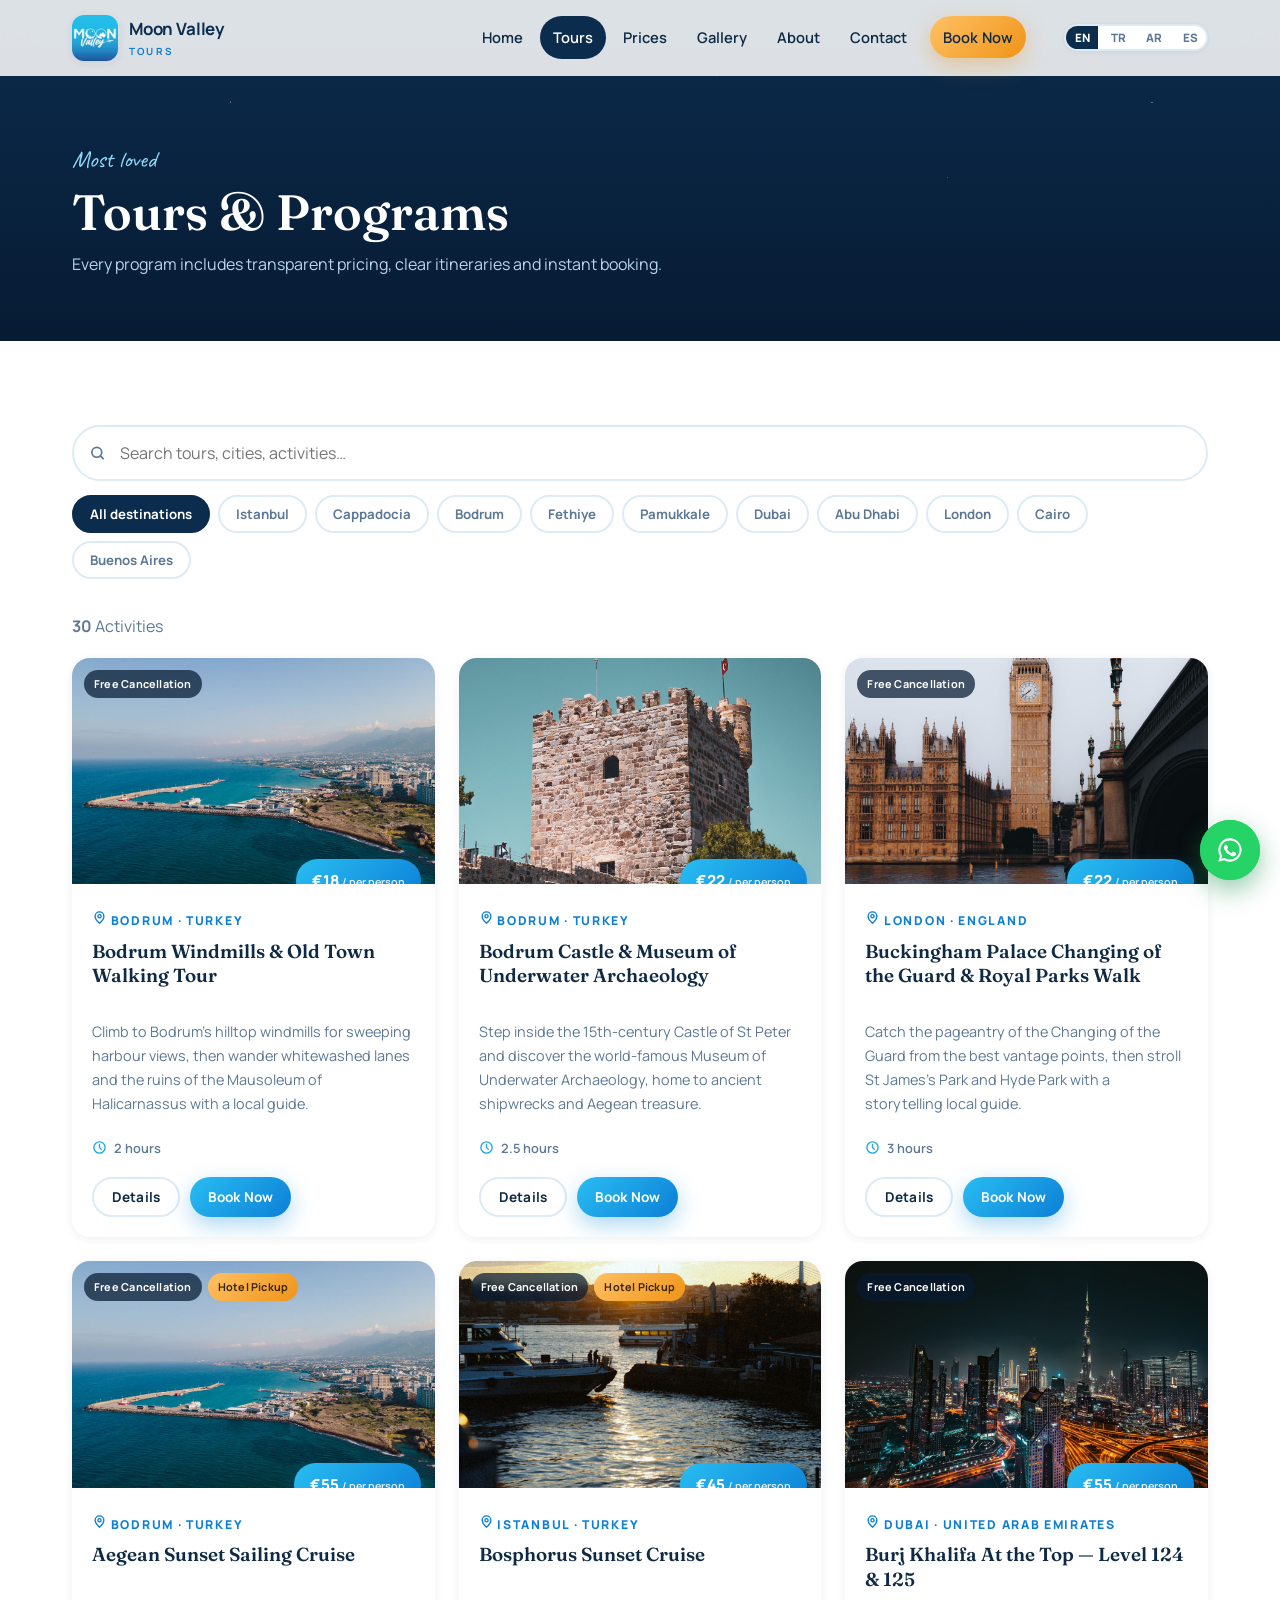
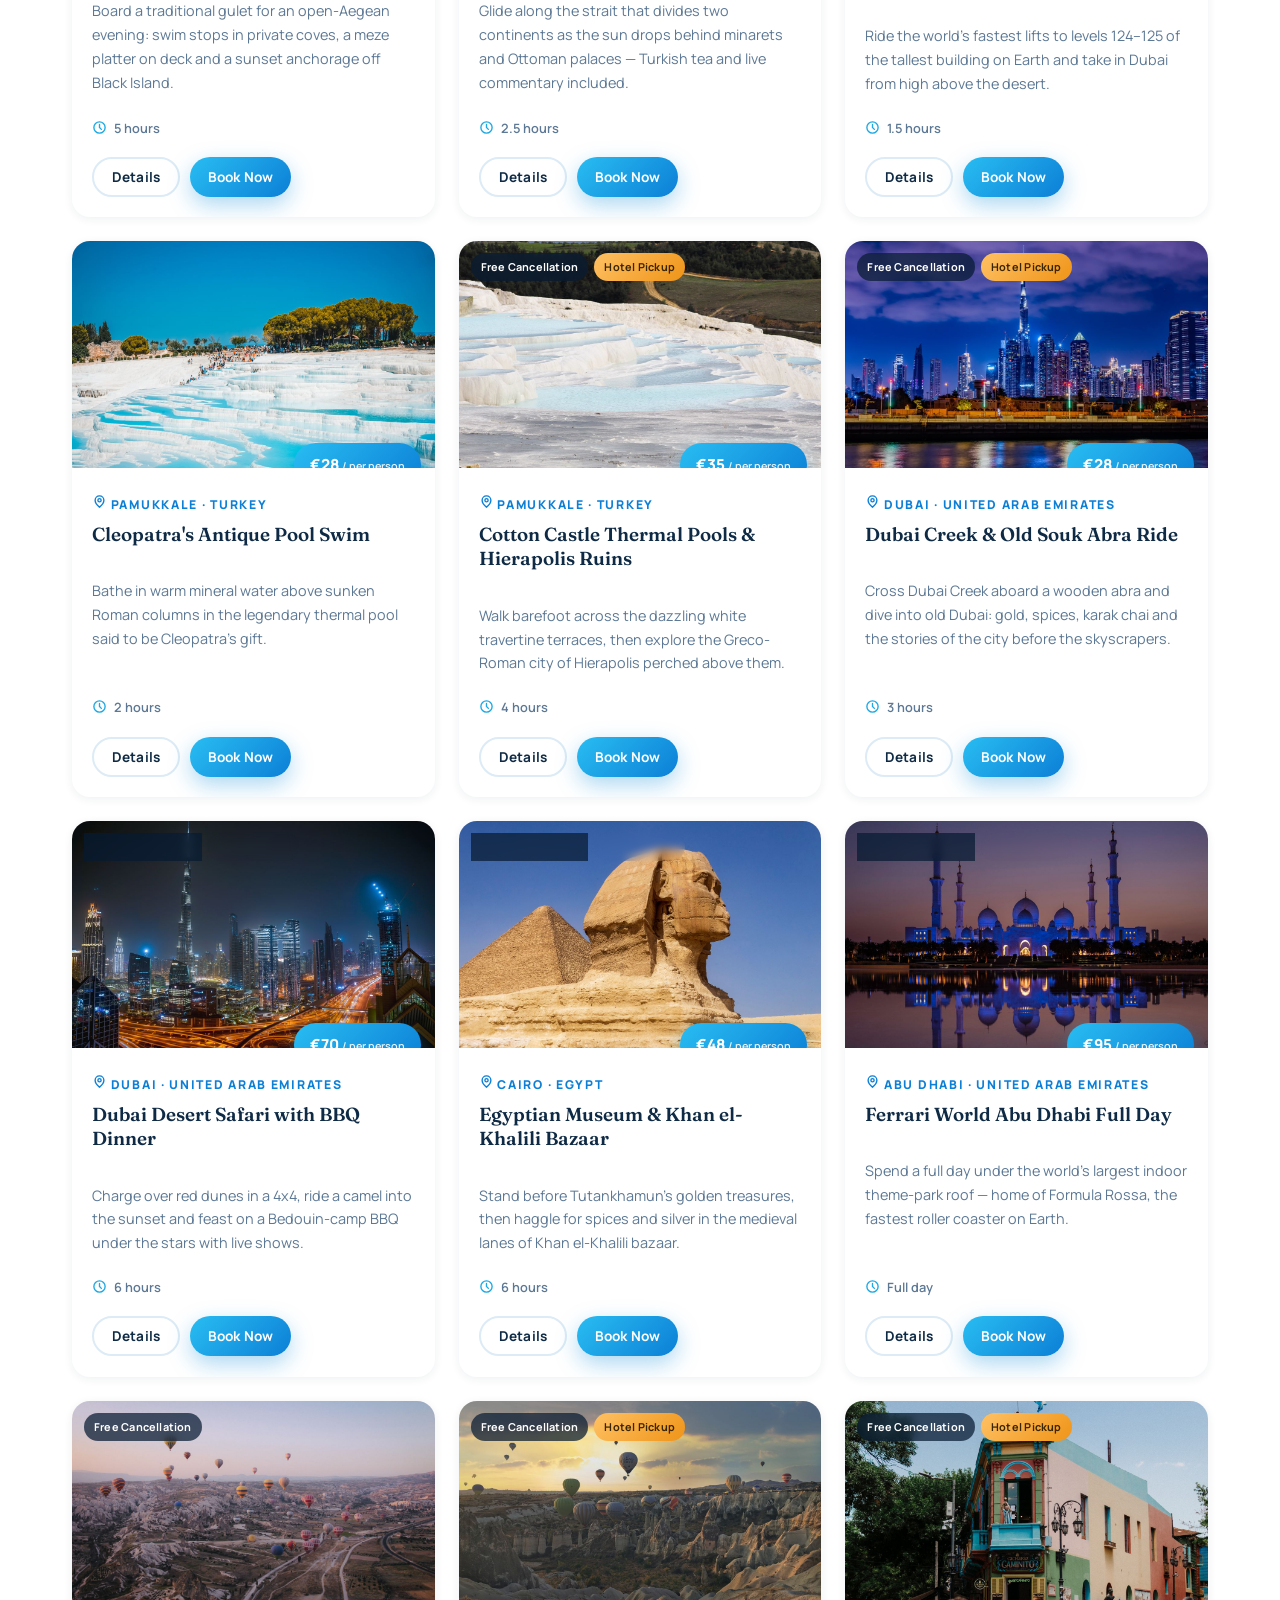
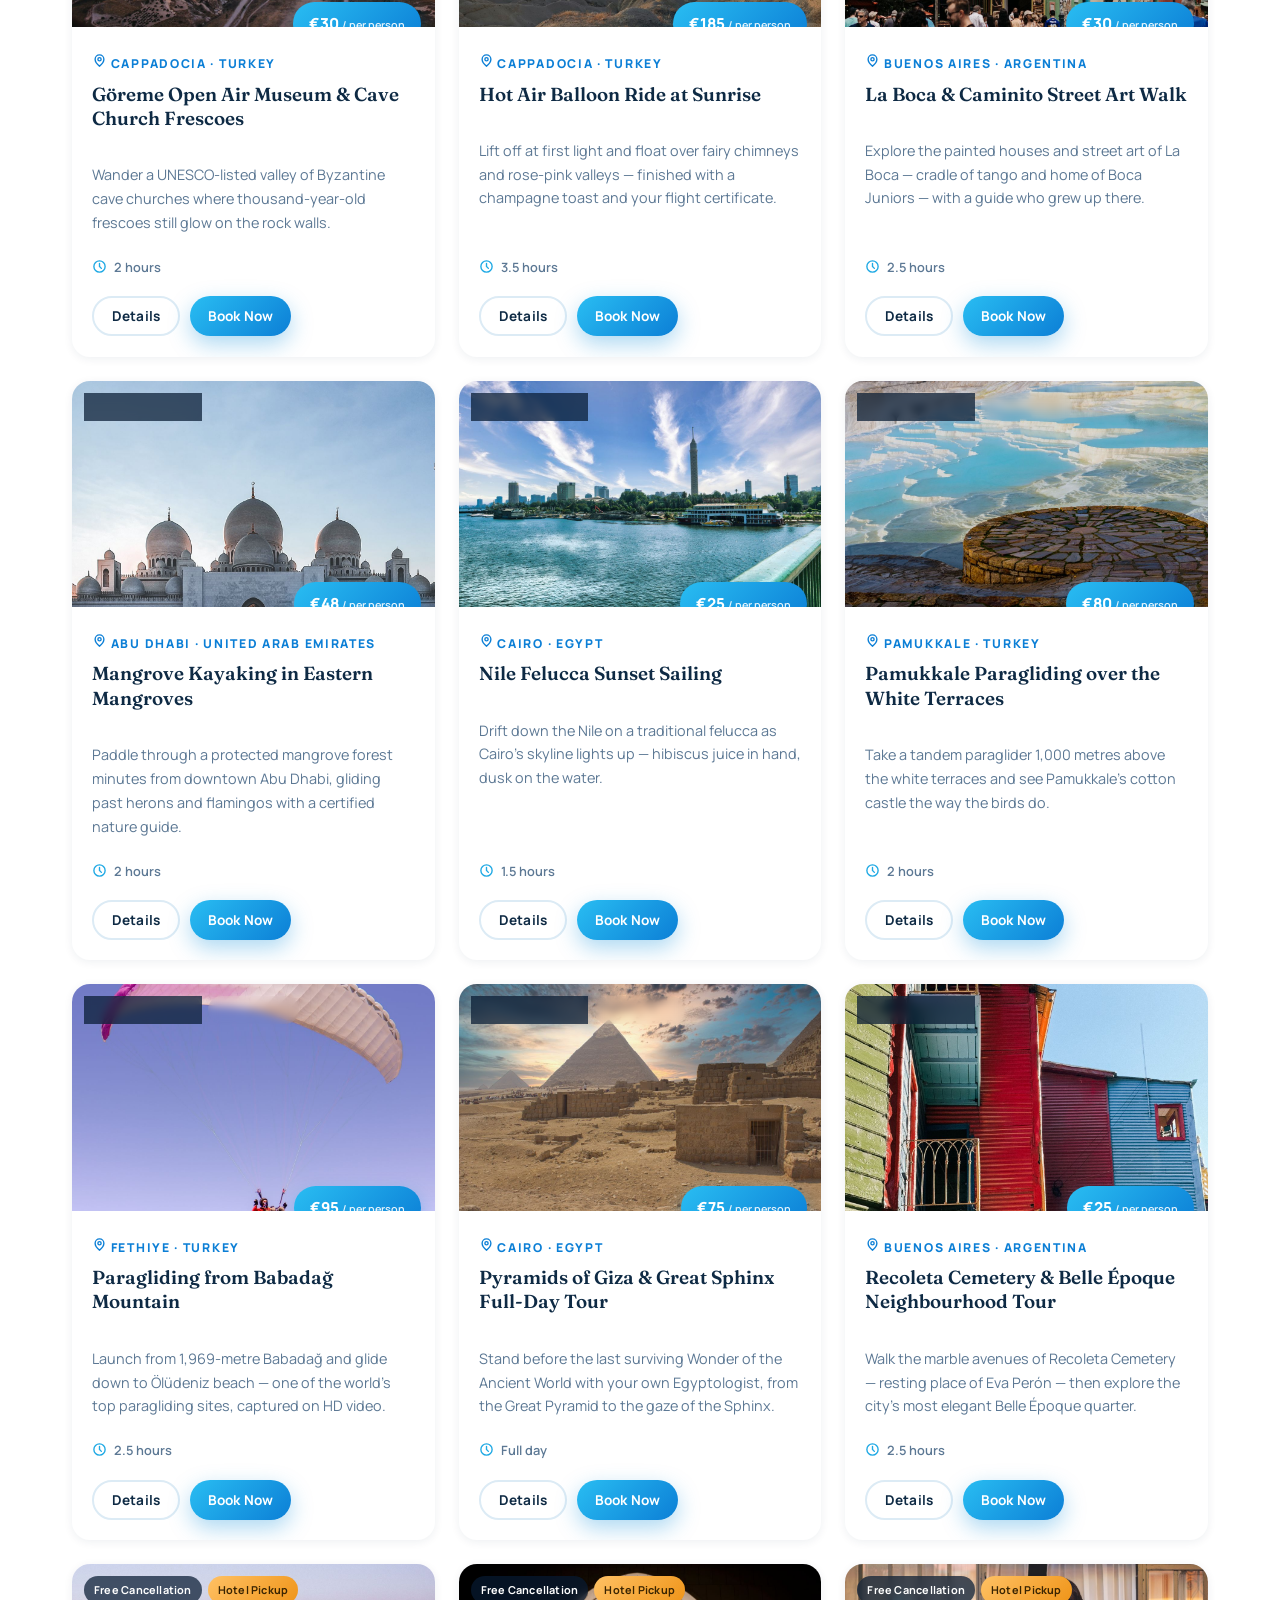
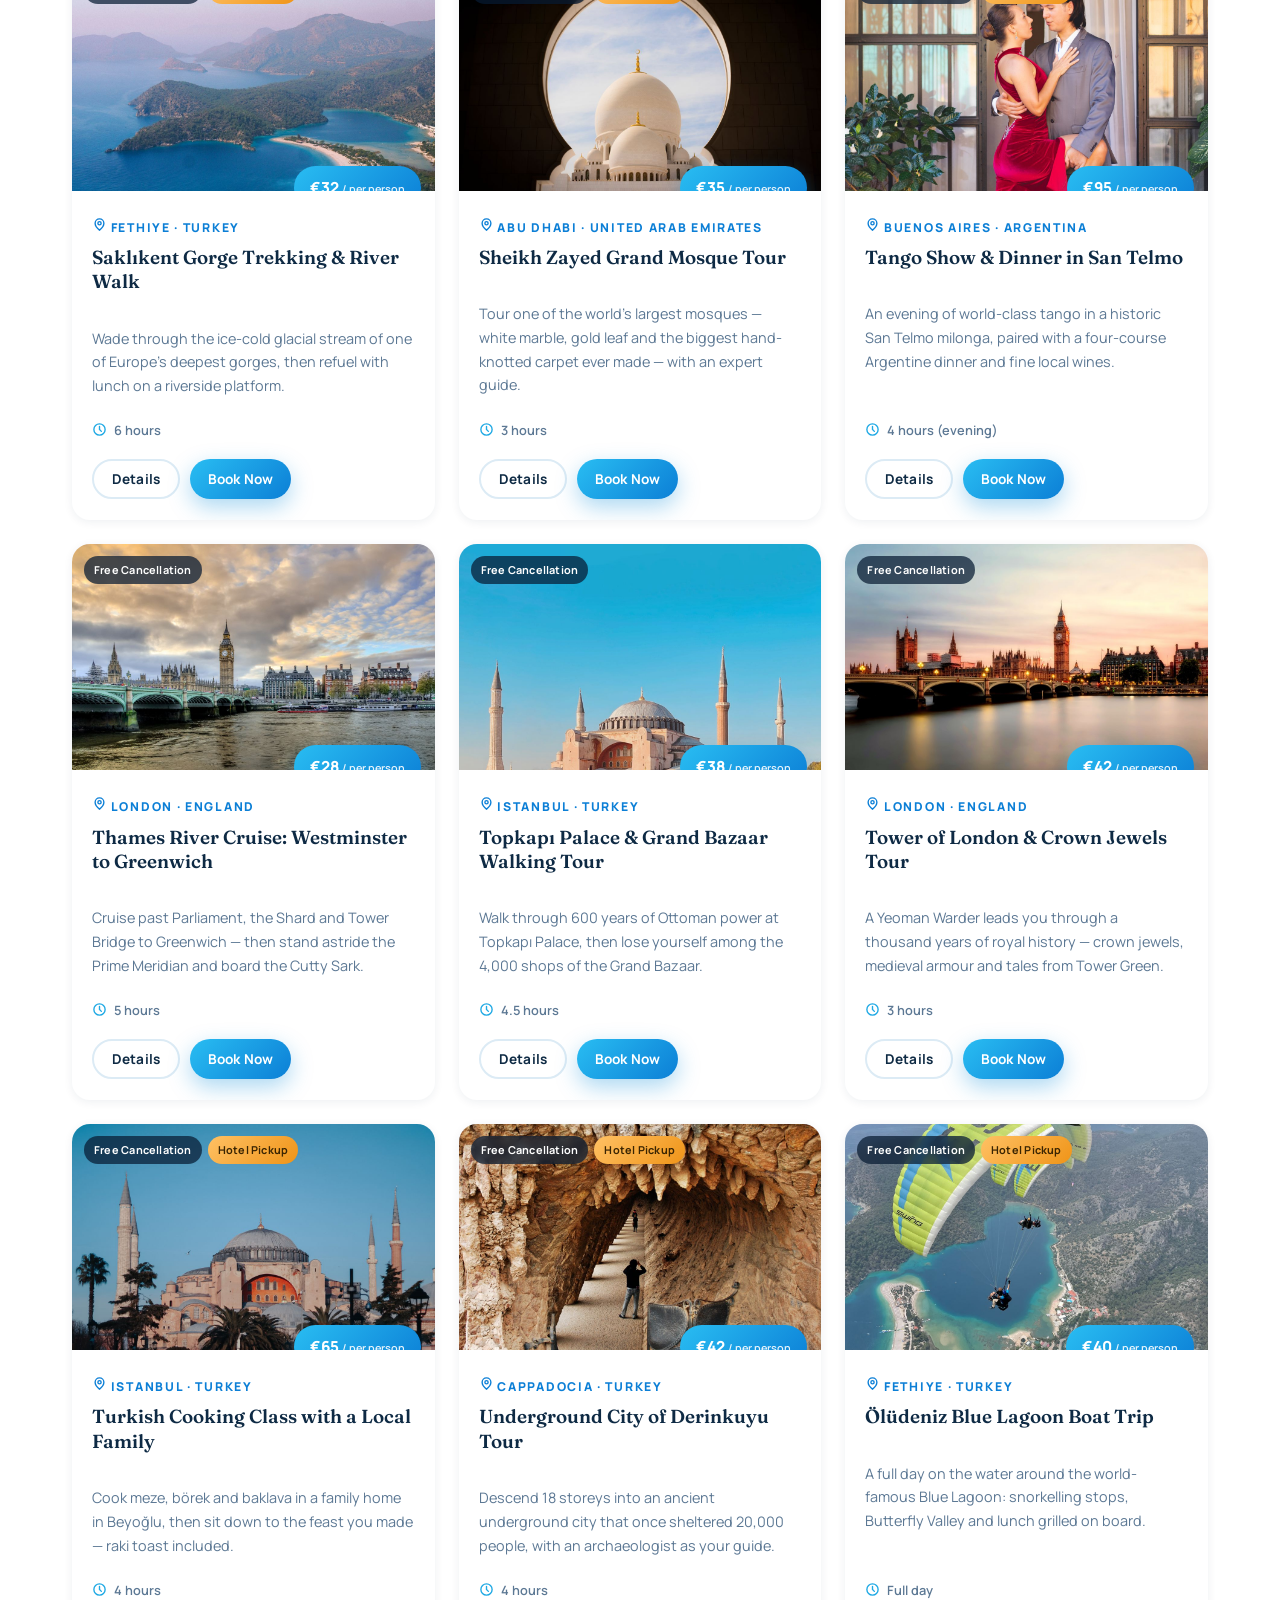
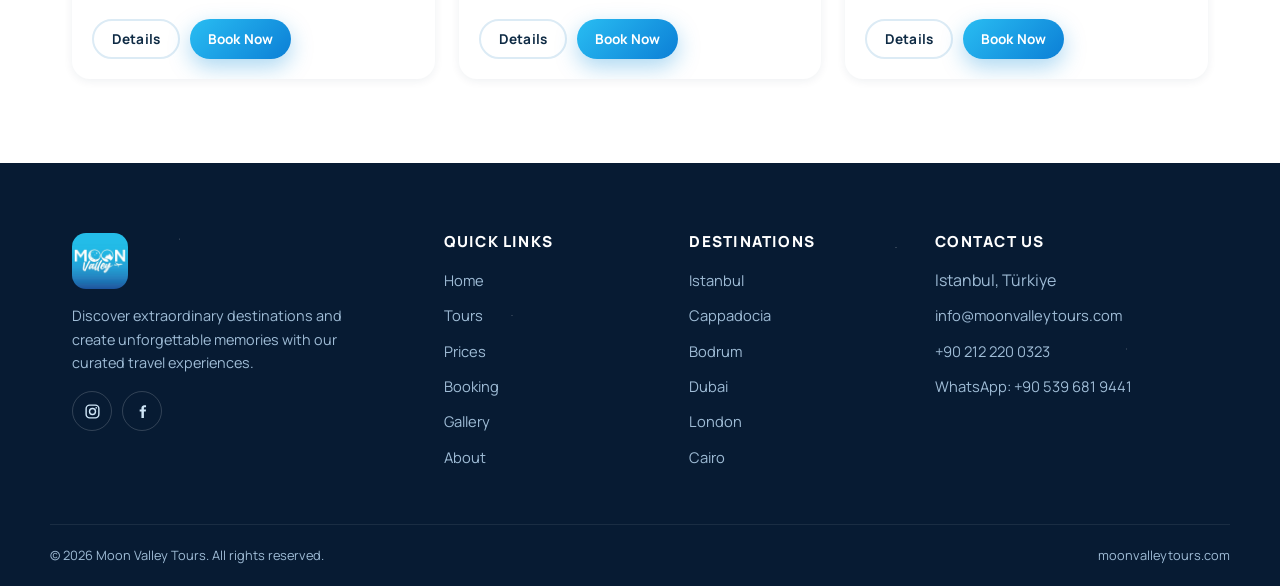
<file: programs.html>
<!DOCTYPE html>
<html lang="en">
<head>
<meta charset="UTF-8">
<meta name="viewport" content="width=device-width, initial-scale=1.0">
<title>Tours & Programs — Moon Valley Tours</title>
<meta name="description" content="Browse all Moon Valley Tours programs: Istanbul, Cappadocia, Bodrum, Fethiye, Pamukkale, Dubai, Abu Dhabi, London, Cairo and Buenos Aires. Prices, itineraries and instant booking.">
<meta name="keywords" content="Moon Valley Tours, tours, activities, Istanbul, Cappadocia, Bodrum, Dubai, London, Cairo, travel, excursions, day trips">
<meta name="author" content="Moon Valley Tours">
<meta name="robots" content="index, follow">
<meta name="theme-color" content="#0b2c4d">
<meta property="og:type" content="website">
<meta property="og:site_name" content="Moon Valley Tours">
<meta property="og:title" content="Tours & Programs — Moon Valley Tours">
<meta property="og:description" content="Browse all Moon Valley Tours programs: Istanbul, Cappadocia, Bodrum, Fethiye, Pamukkale, Dubai, Abu Dhabi, London, Cairo and Buenos Aires. Prices, itineraries and instant booking.">
<meta property="og:image" content="assets/logo/logo.jpg">
<meta name="twitter:card" content="summary_large_image">
<link rel="icon" type="image/png" sizes="32x32" href="assets/icons/favicon-32.png">
<link rel="icon" type="image/png" sizes="192x192" href="assets/icons/favicon-192.png">
<link rel="apple-touch-icon" href="assets/icons/icon-512.png">
<link rel="preconnect" href="https://fonts.googleapis.com">
<link rel="preconnect" href="https://fonts.gstatic.com" crossorigin>
<link href="https://fonts.googleapis.com/css2?family=Fraunces:ital,wght@0,500;0,600;0,700;1,600&family=Manrope:wght@400;600;700;800&family=Caveat:wght@600&display=swap" rel="stylesheet">
<link rel="stylesheet" href="css/style.css">
<script type="application/ld+json">{"@context": "https://schema.org", "@type": "ItemList", "name": "Moon Valley Tours — Programs", "itemListElement": [{"@type": "ListItem", "position": 1, "item": {"@type": "TouristTrip", "name": "Bodrum Windmills & Old Town Walking Tour", "description": "Climb to Bodrum's hilltop windmills for sweeping harbour views, then wander whitewashed lanes and the ruins of the Mausoleum of Halicarnassus with a local guide.", "offers": {"@type": "Offer", "price": "18", "priceCurrency": "EUR"}}}, {"@type": "ListItem", "position": 2, "item": {"@type": "TouristTrip", "name": "Bodrum Castle & Museum of Underwater Archaeology", "description": "Step inside the 15th-century Castle of St Peter and discover the world-famous Museum of Underwater Archaeology, home to ancient shipwrecks and Aegean treasure.", "offers": {"@type": "Offer", "price": "22", "priceCurrency": "EUR"}}}, {"@type": "ListItem", "position": 3, "item": {"@type": "TouristTrip", "name": "Buckingham Palace Changing of the Guard & Royal Parks Walk", "description": "Catch the pageantry of the Changing of the Guard from the best vantage points, then stroll St James's Park and Hyde Park with a storytelling local guide.", "offers": {"@type": "Offer", "price": "22", "priceCurrency": "EUR"}}}, {"@type": "ListItem", "position": 4, "item": {"@type": "TouristTrip", "name": "Aegean Sunset Sailing Cruise", "description": "Board a traditional gulet for an open-Aegean evening: swim stops in private coves, a meze platter on deck and a sunset anchorage off Black Island.", "offers": {"@type": "Offer", "price": "55", "priceCurrency": "EUR"}}}, {"@type": "ListItem", "position": 5, "item": {"@type": "TouristTrip", "name": "Bosphorus Sunset Cruise", "description": "Glide along the strait that divides two continents as the sun drops behind minarets and Ottoman palaces — Turkish tea and live commentary included.", "offers": {"@type": "Offer", "price": "45", "priceCurrency": "EUR"}}}, {"@type": "ListItem", "position": 6, "item": {"@type": "TouristTrip", "name": "Burj Khalifa At the Top — Level 124 & 125", "description": "Ride the world's fastest lifts to levels 124–125 of the tallest building on Earth and take in Dubai from high above the desert.", "offers": {"@type": "Offer", "price": "55", "priceCurrency": "EUR"}}}, {"@type": "ListItem", "position": 7, "item": {"@type": "TouristTrip", "name": "Cleopatra's Antique Pool Swim", "description": "Bathe in warm mineral water above sunken Roman columns in the legendary thermal pool said to be Cleopatra's gift.", "offers": {"@type": "Offer", "price": "28", "priceCurrency": "EUR"}}}, {"@type": "ListItem", "position": 8, "item": {"@type": "TouristTrip", "name": "Cotton Castle Thermal Pools & Hierapolis Ruins", "description": "Walk barefoot across the dazzling white travertine terraces, then explore the Greco-Roman city of Hierapolis perched above them.", "offers": {"@type": "Offer", "price": "35", "priceCurrency": "EUR"}}}, {"@type": "ListItem", "position": 9, "item": {"@type": "TouristTrip", "name": "Dubai Creek & Old Souk Abra Ride", "description": "Cross Dubai Creek aboard a wooden abra and dive into old Dubai: gold, spices, karak chai and the stories of the city before the skyscrapers.", "offers": {"@type": "Offer", "price": "28", "priceCurrency": "EUR"}}}, {"@type": "ListItem", "position": 10, "item": {"@type": "TouristTrip", "name": "Dubai Desert Safari with BBQ Dinner", "description": "Charge over red dunes in a 4x4, ride a camel into the sunset and feast on a Bedouin-camp BBQ under the stars with live shows.", "offers": {"@type": "Offer", "price": "70", "priceCurrency": "EUR"}}}, {"@type": "ListItem", "position": 11, "item": {"@type": "TouristTrip", "name": "Egyptian Museum & Khan el-Khalili Bazaar", "description": "Stand before Tutankhamun's golden treasures, then haggle for spices and silver in the medieval lanes of Khan el-Khalili bazaar.", "offers": {"@type": "Offer", "price": "48", "priceCurrency": "EUR"}}}, {"@type": "ListItem", "position": 12, "item": {"@type": "TouristTrip", "name": "Ferrari World Abu Dhabi Full Day", "description": "Spend a full day under the world's largest indoor theme-park roof — home of Formula Rossa, the fastest roller coaster on Earth.", "offers": {"@type": "Offer", "price": "95", "priceCurrency": "EUR"}}}, {"@type": "ListItem", "position": 13, "item": {"@type": "TouristTrip", "name": "Göreme Open Air Museum & Cave Church Frescoes", "description": "Wander a UNESCO-listed valley of Byzantine cave churches where thousand-year-old frescoes still glow on the rock walls.", "offers": {"@type": "Offer", "price": "30", "priceCurrency": "EUR"}}}, {"@type": "ListItem", "position": 14, "item": {"@type": "TouristTrip", "name": "Hot Air Balloon Ride at Sunrise", "description": "Lift off at first light and float over fairy chimneys and rose-pink valleys — finished with a champagne toast and your flight certificate.", "offers": {"@type": "Offer", "price": "185", "priceCurrency": "EUR"}}}, {"@type": "ListItem", "position": 15, "item": {"@type": "TouristTrip", "name": "La Boca & Caminito Street Art Walk", "description": "Explore the painted houses and street art of La Boca — cradle of tango and home of Boca Juniors — with a guide who grew up there.", "offers": {"@type": "Offer", "price": "30", "priceCurrency": "EUR"}}}, {"@type": "ListItem", "position": 16, "item": {"@type": "TouristTrip", "name": "Mangrove Kayaking in Eastern Mangroves", "description": "Paddle through a protected mangrove forest minutes from downtown Abu Dhabi, gliding past herons and flamingos with a certified nature guide.", "offers": {"@type": "Offer", "price": "48", "priceCurrency": "EUR"}}}, {"@type": "ListItem", "position": 17, "item": {"@type": "TouristTrip", "name": "Nile Felucca Sunset Sailing", "description": "Drift down the Nile on a traditional felucca as Cairo's skyline lights up — hibiscus juice in hand, dusk on the water.", "offers": {"@type": "Offer", "price": "25", "priceCurrency": "EUR"}}}, {"@type": "ListItem", "position": 18, "item": {"@type": "TouristTrip", "name": "Pamukkale Paragliding over the White Terraces", "description": "Take a tandem paraglider 1,000 metres above the white terraces and see Pamukkale's cotton castle the way the birds do.", "offers": {"@type": "Offer", "price": "80", "priceCurrency": "EUR"}}}, {"@type": "ListItem", "position": 19, "item": {"@type": "TouristTrip", "name": "Paragliding from Babadağ Mountain", "description": "Launch from 1,969-metre Babadağ and glide down to Ölüdeniz beach — one of the world's top paragliding sites, captured on HD video.", "offers": {"@type": "Offer", "price": "95", "priceCurrency": "EUR"}}}, {"@type": "ListItem", "position": 20, "item": {"@type": "TouristTrip", "name": "Pyramids of Giza & Great Sphinx Full-Day Tour", "description": "Stand before the last surviving Wonder of the Ancient World with your own Egyptologist, from the Great Pyramid to the gaze of the Sphinx.", "offers": {"@type": "Offer", "price": "75", "priceCurrency": "EUR"}}}, {"@type": "ListItem", "position": 21, "item": {"@type": "TouristTrip", "name": "Recoleta Cemetery & Belle Époque Neighbourhood Tour", "description": "Walk the marble avenues of Recoleta Cemetery — resting place of Eva Perón — then explore the city's most elegant Belle Époque quarter.", "offers": {"@type": "Offer", "price": "25", "priceCurrency": "EUR"}}}, {"@type": "ListItem", "position": 22, "item": {"@type": "TouristTrip", "name": "Saklıkent Gorge Trekking & River Walk", "description": "Wade through the ice-cold glacial stream of one of Europe's deepest gorges, then refuel with lunch on a riverside platform.", "offers": {"@type": "Offer", "price": "32", "priceCurrency": "EUR"}}}, {"@type": "ListItem", "position": 23, "item": {"@type": "TouristTrip", "name": "Sheikh Zayed Grand Mosque Tour", "description": "Tour one of the world's largest mosques — white marble, gold leaf and the biggest hand-knotted carpet ever made — with an expert guide.", "offers": {"@type": "Offer", "price": "35", "priceCurrency": "EUR"}}}, {"@type": "ListItem", "position": 24, "item": {"@type": "TouristTrip", "name": "Tango Show & Dinner in San Telmo", "description": "An evening of world-class tango in a historic San Telmo milonga, paired with a four-course Argentine dinner and fine local wines.", "offers": {"@type": "Offer", "price": "95", "priceCurrency": "EUR"}}}, {"@type": "ListItem", "position": 25, "item": {"@type": "TouristTrip", "name": "Thames River Cruise: Westminster to Greenwich", "description": "Cruise past Parliament, the Shard and Tower Bridge to Greenwich — then stand astride the Prime Meridian and board the Cutty Sark.", "offers": {"@type": "Offer", "price": "28", "priceCurrency": "EUR"}}}, {"@type": "ListItem", "position": 26, "item": {"@type": "TouristTrip", "name": "Topkapı Palace & Grand Bazaar Walking Tour", "description": "Walk through 600 years of Ottoman power at Topkapı Palace, then lose yourself among the 4,000 shops of the Grand Bazaar.", "offers": {"@type": "Offer", "price": "38", "priceCurrency": "EUR"}}}, {"@type": "ListItem", "position": 27, "item": {"@type": "TouristTrip", "name": "Tower of London & Crown Jewels Tour", "description": "A Yeoman Warder leads you through a thousand years of royal history — crown jewels, medieval armour and tales from Tower Green.", "offers": {"@type": "Offer", "price": "42", "priceCurrency": "EUR"}}}, {"@type": "ListItem", "position": 28, "item": {"@type": "TouristTrip", "name": "Turkish Cooking Class with a Local Family", "description": "Cook meze, börek and baklava in a family home in Beyoğlu, then sit down to the feast you made — raki toast included.", "offers": {"@type": "Offer", "price": "65", "priceCurrency": "EUR"}}}, {"@type": "ListItem", "position": 29, "item": {"@type": "TouristTrip", "name": "Underground City of Derinkuyu Tour", "description": "Descend 18 storeys into an ancient underground city that once sheltered 20,000 people, with an archaeologist as your guide.", "offers": {"@type": "Offer", "price": "42", "priceCurrency": "EUR"}}}, {"@type": "ListItem", "position": 30, "item": {"@type": "TouristTrip", "name": "Ölüdeniz Blue Lagoon Boat Trip", "description": "A full day on the water around the world-famous Blue Lagoon: snorkelling stops, Butterfly Valley and lunch grilled on board.", "offers": {"@type": "Offer", "price": "40", "priceCurrency": "EUR"}}}]}</script>
</head>
<body data-page="programs">
<header class="site-header">
  <div class="wrap">
    <a class="brand" href="index.html" aria-label="Moon Valley Tours — Home">
      <img src="assets/logo/logo.jpg" alt="Moon Valley Tours logo" width="46" height="46">
      <span><b>Moon Valley</b><small>Tours</small></span>
    </a>
    <button class="nav-toggle" aria-label="Open menu" aria-controls="main-nav"><span></span></button>
    <nav class="main-nav" id="main-nav" aria-label="Main navigation">
      <a href="index.html" data-i18n="nav.home">Home</a>
      <a href="programs.html" data-i18n="nav.tours" class="is-active">Tours</a>
      <a href="prices.html" data-i18n="nav.prices">Prices</a>
      <a href="gallery.html" data-i18n="nav.gallery">Gallery</a>
      <a href="about.html" data-i18n="nav.about">About</a>
      <a href="contact.html" data-i18n="nav.contact">Contact</a>
      <a href="booking.html" class="btn btn--gold btn--sm nav-cta" data-i18n="nav.book">Book Now</a>
    </nav>
    <div class="lang-switch" role="group" aria-label="Language">
      <button data-lang="en" type="button">EN</button>
      <button data-lang="tr" type="button">TR</button>
      <button data-lang="ar" type="button">AR</button>
      <button data-lang="es" type="button">ES</button>
    </div>
  </div>
</header>
<main>
<section class="page-hero">
  <div class="wrap">
    <span class="eyebrow" data-i18n="home.tours.eyebrow">Most loved</span>
    <h1 data-i18n="tours.title">Tours &amp; Programs</h1>
    <p data-i18n="tours.sub">Every program includes transparent pricing, clear itineraries and instant booking.</p>
  </div>
</section>
<section class="section">
  <div class="wrap">
    <div class="toolbar">
      <div class="search-box">
        <svg width="17" height="17" viewBox="0 0 24 24" fill="none" stroke="currentColor" stroke-width="2.4" stroke-linecap="round"><circle cx="11" cy="11" r="7"/><path d="m20 20-3.8-3.8"/></svg>
        <input type="search" id="tour-search" data-i18n-ph="tours.search" placeholder="Search tours, cities, activities…" aria-label="Search tours">
      </div>
      <div class="chips" id="dest-chips"></div>
    </div>
    <p class="section-sub" style="margin-bottom:18px"><b id="tour-count">30</b> <span data-i18n="stats.activities">Activities</span></p>
    <div class="tour-grid" id="tour-grid"></div>
  </div>
</section>
</main>
<footer class="site-footer">
  <div class="wrap footer-grid">
    <div class="footer-brand">
      <img src="assets/logo/logo.jpg" alt="Moon Valley Tours logo" loading="lazy" width="56" height="56">
      <p data-i18n="footer.tag">Discover extraordinary destinations and create unforgettable memories with our curated travel experiences.</p>
      <div class="footer-social">
        <a href="https://www.instagram.com/moonvalleytours" target="_blank" rel="noopener" aria-label="Instagram"><svg width="17" height="17" viewBox="0 0 24 24" fill="none" stroke="currentColor" stroke-width="2"><rect x="3" y="3" width="18" height="18" rx="5"/><circle cx="12" cy="12" r="4.2"/><circle cx="17.3" cy="6.7" r="1.2" fill="currentColor" stroke="none"/></svg></a>
        <a href="https://www.facebook.com/moonvalleytours" target="_blank" rel="noopener" aria-label="Facebook"><svg width="17" height="17" viewBox="0 0 24 24" fill="currentColor"><path d="M14 9h3l-.4 3H14v9h-3.5v-9H8V9h2.5V7.2C10.5 4.9 11.9 3 14.7 3H17v3h-1.7c-1 0-1.3.5-1.3 1.4V9Z"/></svg></a>
      </div>
    </div>
    <div>
      <h4 data-i18n="footer.links">Quick links</h4>
      <ul>
        <li><a href="index.html" data-i18n="nav.home">Home</a></li>
        <li><a href="programs.html" data-i18n="nav.tours">Tours</a></li>
        <li><a href="prices.html" data-i18n="nav.prices">Prices</a></li>
        <li><a href="booking.html" data-i18n="nav.booking">Booking</a></li>
        <li><a href="gallery.html" data-i18n="nav.gallery">Gallery</a></li>
        <li><a href="about.html" data-i18n="nav.about">About</a></li>
      </ul>
    </div>
    <div>
      <h4 data-i18n="footer.dests">Destinations</h4>
      <ul>
        <li><a href="programs.html?dest=istanbul">Istanbul</a></li>
        <li><a href="programs.html?dest=cappadocia">Cappadocia</a></li>
        <li><a href="programs.html?dest=bodrum">Bodrum</a></li>
        <li><a href="programs.html?dest=dubai">Dubai</a></li>
        <li><a href="programs.html?dest=london">London</a></li>
        <li><a href="programs.html?dest=cairo">Cairo</a></li>
      </ul>
    </div>
    <div>
      <h4 data-i18n="footer.contact">Contact us</h4>
      <ul>
        <li><span>Istanbul, Türkiye</span></li>
        <li><a href="mailto:info@moonvalleytours.com">info@moonvalleytours.com</a></li>
        <li><a href="tel:+902122200323">+90 212 220 0323</a></li>
        <li><a href="https://wa.me/905396819441" target="_blank" rel="noopener">WhatsApp: +90 539 681 9441</a></li>
      </ul>
    </div>
  </div>
  <div class="wrap footer-bottom">
    <span>© <span id="year">2026</span> Moon Valley Tours. <span data-i18n="footer.rights">All rights reserved.</span></span>
    <span>moonvalleytours.com</span>
  </div>
</footer>
<script src="js/app.js"></script>
<noscript><style>.reveal{opacity:1;transform:none}</style></noscript>
</body>
</html>
</file>
<file: css/style.css>
/* ==========================================================================
   MoonValley — Moon Valley Tours
   Design system: "Celestial Premium"
   Deep night-navy + brand cyan (from the official logo) + warm gold accent
   ========================================================================== */

:root {
  /* Brand palette — derived from the Moon Valley Tours logo gradient */
  --night: #071b33;
  --navy: #0b2c4d;
  --ink: #0e2a44;
  --brand: #1fa9e4;
  --brand-deep: #0c7fd6;
  --brand-soft: #e6f5fd;
  --sky: #f3fafe;
  --gold: #f5a93b;
  --gold-deep: #d9881a;
  --paper: #ffffff;
  --mist: #5c7894;
  --line: #dcebf5;

  --grad-brand: linear-gradient(135deg, #29bdf2 0%, #0c7fd6 100%);
  --grad-night: linear-gradient(180deg, #0b2c4d 0%, #071b33 100%);

  --font-display: "Fraunces", Georgia, serif;
  --font-body: "Manrope", "Segoe UI", sans-serif;
  --font-accent: "Caveat", cursive;

  --radius: 18px;
  --radius-sm: 12px;
  --shadow-sm: 0 2px 10px rgba(11, 44, 77, 0.07);
  --shadow-md: 0 10px 30px rgba(11, 44, 77, 0.12);
  --shadow-lg: 0 24px 60px rgba(7, 27, 51, 0.22);
  --wrap: 1180px;
  --header-h: 76px;
}

/* ---------- Reset & base ---------- */
*, *::before, *::after { box-sizing: border-box; }
html { scroll-behavior: smooth; }
body {
  margin: 0;
  font-family: var(--font-body);
  color: var(--ink);
  background: var(--paper);
  line-height: 1.65;
  -webkit-font-smoothing: antialiased;
}
img { max-width: 100%; display: block; }
a { color: var(--brand-deep); text-decoration: none; }
button { font-family: inherit; cursor: pointer; }
h1, h2, h3, h4 { font-family: var(--font-display); line-height: 1.15; margin: 0 0 .5em; font-weight: 600; }
:focus-visible { outline: 3px solid var(--brand); outline-offset: 2px; border-radius: 4px; }

.wrap { max-width: var(--wrap); margin: 0 auto; padding: 0 22px; }
.section { padding: 84px 0; }
.section--sky { background: var(--sky); }
.section--night { background: var(--grad-night); color: #eaf6ff; }

/* Eyebrow label with handwritten accent (echoes the script in the logo) */
.eyebrow {
  font-family: var(--font-accent);
  font-size: 1.5rem;
  color: var(--brand-deep);
  display: block;
  margin-bottom: 4px;
}
.section--night .eyebrow { color: #7fd0f5; }
.section-title { font-size: clamp(1.7rem, 3.5vw, 2.5rem); letter-spacing: -0.01em; }
.section-sub { color: var(--mist); max-width: 560px; margin: 0 0 36px; }
.section--night .section-sub { color: #a8c6e0; }
.section-head--row { display: flex; align-items: flex-end; justify-content: space-between; gap: 20px; flex-wrap: wrap; }

/* ---------- Buttons ---------- */
.btn {
  display: inline-flex; align-items: center; justify-content: center; gap: 9px;
  padding: 13px 26px; border-radius: 999px; border: 0;
  font-weight: 700; font-size: .95rem; letter-spacing: .01em;
  transition: transform .18s ease, box-shadow .18s ease, background .18s ease;
  will-change: transform;
}
.btn--brand { background: var(--grad-brand); color: #fff; box-shadow: 0 8px 22px rgba(18, 142, 217, .35); }
.btn--brand:hover { transform: translateY(-2px); box-shadow: 0 14px 30px rgba(18, 142, 217, .45); }
.btn--gold { background: linear-gradient(135deg, #ffc164, #ef9418); color: #3a2503; box-shadow: 0 8px 22px rgba(239, 148, 24, .35); }
.btn--gold:hover { transform: translateY(-2px); }
.btn--ghost { background: transparent; color: var(--ink); border: 2px solid var(--line); }
.btn--ghost:hover { border-color: var(--brand); color: var(--brand-deep); }
.btn--light { background: #fff; color: var(--navy); }
.btn--light:hover { transform: translateY(-2px); }
.btn--sm { padding: 9px 18px; font-size: .85rem; }
.btn--block { width: 100%; }

/* ---------- Header ---------- */
.site-header {
  position: fixed; inset: 0 0 auto; z-index: 90; height: var(--header-h);
  display: flex; align-items: center;
  background: rgba(255, 255, 255, .86);
  backdrop-filter: blur(14px); -webkit-backdrop-filter: blur(14px);
  border-bottom: 1px solid transparent;
  transition: box-shadow .25s, border-color .25s;
}
.site-header.is-scrolled { box-shadow: var(--shadow-sm); border-color: var(--line); }
.site-header .wrap { display: flex; align-items: center; gap: 26px; width: 100%; }
.brand { display: flex; align-items: center; gap: 11px; font-weight: 800; color: var(--navy); }
.brand img { width: 46px; height: 46px; border-radius: 12px; object-fit: cover; box-shadow: var(--shadow-sm); }
.brand b { font-size: 1.06rem; letter-spacing: -.01em; }
.brand small { display: block; font-size: .62rem; letter-spacing: .22em; text-transform: uppercase; color: var(--brand-deep); font-weight: 700; }

.main-nav { margin-left: auto; display: flex; align-items: center; gap: 4px; }
.main-nav a {
  padding: 9px 13px; border-radius: 999px; color: var(--ink);
  font-weight: 600; font-size: .92rem; transition: background .15s, color .15s;
}
.main-nav a:hover { background: var(--brand-soft); color: var(--brand-deep); }
.main-nav a.is-active { background: var(--navy); color: #fff; }
.nav-cta { margin-left: 6px; }

/* ── Language switcher — always visible in header ────────────────────────── */
.lang-switch {
  display: flex; flex-shrink: 0;
  border: 2px solid var(--line); border-radius: 999px; overflow: hidden;
  margin-left: 12px; background: #fff;
  box-shadow: 0 1px 4px rgba(11,44,77,.08);
}
.lang-switch button {
  border: 0; background: transparent; padding: 6px 10px;
  font-weight: 800; font-size: .75rem; color: var(--mist);
  cursor: pointer; transition: background .15s, color .15s;
  white-space: nowrap;
}
.lang-switch button:hover { background: var(--brand-soft); color: var(--brand-deep); }
.lang-switch button.is-on { background: var(--navy); color: #fff; }

.nav-toggle { display: none; background: none; border: 0; width: 44px; height: 44px; position: relative; z-index: 101; margin-left: 8px; }
.nav-toggle span, .nav-toggle::before, .nav-toggle::after {
  content: ""; display: block; height: 3px; border-radius: 3px; background: var(--navy);
  margin: 6px 0; transition: transform .25s, opacity .25s;
}
body.nav-open .nav-toggle::before { transform: translateY(9px) rotate(45deg); }
body.nav-open .nav-toggle span { opacity: 0; }
body.nav-open .nav-toggle::after { transform: translateY(-9px) rotate(-45deg); }

/* ---------- Hero ---------- */
.hero {
  position: relative; min-height: 92vh; display: flex; align-items: center;
  color: #fff; overflow: hidden; background: var(--night);
}
.hero__bg { position: absolute; inset: 0; }
.hero__bg img {
  position: absolute; inset: 0; width: 100%; height: 100%; object-fit: cover;
  opacity: 0; transition: opacity 1.4s ease; transform: scale(1.06);
  animation: heroDrift 16s ease-in-out infinite alternate;
}
.hero__bg img.is-on { opacity: 1; }
@keyframes heroDrift { from { transform: scale(1.06) translateX(0); } to { transform: scale(1.12) translateX(-1.5%); } }
.hero__veil {
  position: absolute; inset: 0;
  background: linear-gradient(75deg, rgba(7, 27, 51, .88) 0%, rgba(7, 27, 51, .55) 45%, rgba(7, 27, 51, .18) 100%);
}
/* faint stars + crescent moon — celestial signature */
.hero__stars {
  position: absolute; inset: 0; pointer-events: none; opacity: .8;
  background-image:
    radial-gradient(1.6px 1.6px at 12% 22%, #fff8 50%, transparent 51%),
    radial-gradient(1.2px 1.2px at 28% 12%, #fff6 50%, transparent 51%),
    radial-gradient(2px 2px at 44% 28%, #fff7 50%, transparent 51%),
    radial-gradient(1.4px 1.4px at 62% 14%, #fff5 50%, transparent 51%),
    radial-gradient(1.8px 1.8px at 78% 24%, #fff8 50%, transparent 51%),
    radial-gradient(1.2px 1.2px at 90% 10%, #fff6 50%, transparent 51%);
}
.hero__inner { position: relative; z-index: 2; padding: 140px 0 90px; max-width: 760px; }
.hero__eyebrow { font-family: var(--font-accent); font-size: clamp(1.4rem, 2.6vw, 1.9rem); color: #8fd8f9; }
.hero h1 { font-size: clamp(2.4rem, 6vw, 4.3rem); letter-spacing: -0.02em; margin: 8px 0 16px; }
.hero h1 em { font-style: italic; color: #ffd089; }
.hero p { font-size: 1.12rem; color: #cfe6f7; max-width: 540px; }

.hero__search { margin-top: 30px; display: flex; gap: 10px; max-width: 560px; }
.hero__search input {
  flex: 1; padding: 15px 22px; border-radius: 999px; border: 0; font: inherit;
  background: rgba(255, 255, 255, .96); color: var(--ink); box-shadow: var(--shadow-md);
}
.hero__badges { display: flex; flex-wrap: wrap; gap: 18px 26px; margin-top: 34px; font-size: .88rem; font-weight: 700; color: #d9eefb; }
.hero__badges span { display: inline-flex; align-items: center; gap: 8px; }
.hero__badges svg { color: var(--gold); }

/* staggered entrance */
.hero .rise { opacity: 0; transform: translateY(26px); animation: rise .8s cubic-bezier(.2,.7,.2,1) forwards; }
.hero .rise:nth-child(2) { animation-delay: .12s; }
.hero .rise:nth-child(3) { animation-delay: .24s; }
.hero .rise:nth-child(4) { animation-delay: .36s; }
.hero .rise:nth-child(5) { animation-delay: .48s; }
@keyframes rise { to { opacity: 1; transform: none; } }

/* ---------- Stats strip ---------- */
.stats { background: var(--grad-night); color: #fff; }
.stats .wrap { display: grid; grid-template-columns: repeat(4, 1fr); gap: 18px; padding-top: 34px; padding-bottom: 34px; }
.stat { text-align: center; }
.stat b { font-family: var(--font-display); font-size: 2rem; color: #7fd0f5; display: block; }
.stat span { font-size: .85rem; color: #a8c6e0; }

/* ---------- Cards: destinations ---------- */
.dest-grid { display: grid; grid-template-columns: repeat(5, 1fr); gap: 16px; }
.dest-card {
  position: relative; border-radius: var(--radius); overflow: hidden; aspect-ratio: 3 / 4;
  color: #fff; display: flex; align-items: flex-end; box-shadow: var(--shadow-sm); cursor: pointer;
}
.dest-card img { position: absolute; inset: 0; width: 100%; height: 100%; object-fit: cover; transition: transform .6s ease; }
.dest-card:hover img { transform: scale(1.07); }
.dest-card::after { content: ""; position: absolute; inset: 40% 0 0; background: linear-gradient(180deg, transparent, rgba(7,27,51,.85)); }
.dest-card figcaption { position: relative; z-index: 2; padding: 16px; }
.dest-card b { font-family: var(--font-display); font-size: 1.15rem; display: block; }
.dest-card span { font-size: .78rem; opacity: .85; }

/* ---------- Cards: tours ---------- */
.tour-grid { display: grid; grid-template-columns: repeat(3, 1fr); gap: 24px; }
.tour-card {
  background: #fff; border-radius: var(--radius); overflow: hidden;
  box-shadow: var(--shadow-sm); display: flex; flex-direction: column;
  transition: transform .25s ease, box-shadow .25s ease; cursor: pointer;
}
.tour-card:hover { transform: translateY(-6px); box-shadow: var(--shadow-md); }
.tour-card__media { position: relative; aspect-ratio: 16 / 10; overflow: hidden; }
.tour-card__media img { width: 100%; height: 100%; object-fit: cover; transition: transform .6s ease; }
.tour-card:hover .tour-card__media img { transform: scale(1.06); }
.tour-card__price {
  position: absolute; right: 14px; bottom: -18px; z-index: 2;
  background: var(--grad-brand); color: #fff; font-weight: 800;
  padding: 9px 16px; border-radius: 999px; box-shadow: 0 8px 18px rgba(18,142,217,.4); font-size: .95rem;
}
.tour-card__price small { font-weight: 600; font-size: .68rem; opacity: .9; }
.tour-card__tags { position: absolute; left: 12px; top: 12px; display: flex; gap: 6px; flex-wrap: wrap; }
.tag {
  background: rgba(7,27,51,.72); color: #fff; backdrop-filter: blur(4px);
  font-size: .68rem; font-weight: 700; padding: 5px 10px; border-radius: 999px; letter-spacing: .02em;
}
.tag--gold { background: linear-gradient(135deg, #ffc164, #ef9418); color: #3a2503; }
.tour-card__body { padding: 26px 20px 20px; display: flex; flex-direction: column; gap: 8px; flex: 1; }
.tour-card__where { font-size: .76rem; font-weight: 800; letter-spacing: .14em; text-transform: uppercase; color: var(--brand-deep); }
.tour-card__title { font-family: var(--font-display); font-size: 1.18rem; font-weight: 600; line-height: 1.3; }
.tour-card__desc { color: var(--mist); font-size: .9rem; flex: 1; }
.tour-card__meta { display: flex; align-items: center; gap: 14px; font-size: .8rem; color: var(--mist); font-weight: 600; }
.tour-card__meta svg { vertical-align: -2px; margin-right: 4px; color: var(--brand); }
.tour-card__actions { display: flex; gap: 10px; margin-top: 10px; }

/* ---------- Filters / search bar ---------- */
.toolbar { display: flex; gap: 14px; flex-wrap: wrap; align-items: center; margin-bottom: 34px; }
.toolbar .search-box { position: relative; flex: 1; min-width: 240px; }
.toolbar .search-box input {
  width: 100%; padding: 13px 20px 13px 46px; border-radius: 999px;
  border: 2px solid var(--line); font: inherit; background: #fff; transition: border-color .15s;
}
.toolbar .search-box input:focus { border-color: var(--brand); outline: none; }
.toolbar .search-box svg { position: absolute; left: 17px; top: 50%; transform: translateY(-50%); color: var(--mist); }
.chips { display: flex; gap: 8px; flex-wrap: wrap; }
.chip {
  border: 2px solid var(--line); background: #fff; border-radius: 999px;
  padding: 8px 16px; font-weight: 700; font-size: .83rem; color: var(--mist); transition: all .15s;
}
.chip:hover { border-color: var(--brand); color: var(--brand-deep); }
.chip.is-on { background: var(--navy); border-color: var(--navy); color: #fff; }
.results-empty { text-align: center; color: var(--mist); padding: 70px 0; }
.results-empty b { font-family: var(--font-display); font-size: 1.3rem; color: var(--ink); display: block; margin-bottom: 6px; }

/* ---------- Page hero (inner pages) ---------- */
.page-hero {
  background: var(--grad-night); color: #fff; padding: calc(var(--header-h) + 64px) 0 64px;
  position: relative; overflow: hidden;
}
.page-hero::before {
  content: ""; position: absolute; inset: 0; opacity: .75; pointer-events: none;
  background-image:
    radial-gradient(1.6px 1.6px at 18% 30%, #fff7 50%, transparent 51%),
    radial-gradient(1.2px 1.2px at 38% 64%, #fff5 50%, transparent 51%),
    radial-gradient(2px 2px at 56% 22%, #fff6 50%, transparent 51%),
    radial-gradient(1.4px 1.4px at 74% 52%, #fff5 50%, transparent 51%),
    radial-gradient(1.8px 1.8px at 90% 30%, #fff7 50%, transparent 51%);
}
.page-hero .eyebrow { color: #8fd8f9; }
.page-hero h1 { font-size: clamp(2rem, 4.5vw, 3.1rem); margin: 4px 0 10px; }
.page-hero p { color: #b7d6ec; max-width: 620px; margin: 0; }

/* ---------- Why / features ---------- */
.feature-grid { display: grid; grid-template-columns: repeat(4, 1fr); gap: 20px; }
.feature {
  background: #fff; border-radius: var(--radius); padding: 28px 22px;
  box-shadow: var(--shadow-sm); border-top: 4px solid transparent; transition: transform .2s, border-color .2s;
}
.feature:hover { transform: translateY(-4px); border-top-color: var(--brand); }
.feature__icon {
  width: 52px; height: 52px; border-radius: 14px; background: var(--brand-soft);
  display: grid; place-items: center; color: var(--brand-deep); margin-bottom: 14px;
}
.feature h3 { font-size: 1.06rem; }
.feature p { color: var(--mist); font-size: .9rem; margin: 0; }

/* ---------- Price table ---------- */
.price-tablewrap { overflow-x: auto; border-radius: var(--radius); box-shadow: var(--shadow-sm); background: #fff; }
.price-table { width: 100%; border-collapse: collapse; min-width: 680px; }
.price-table th {
  background: var(--navy); color: #fff; text-align: left; padding: 15px 18px;
  font-size: .78rem; letter-spacing: .1em; text-transform: uppercase;
}
.price-table td { padding: 15px 18px; border-bottom: 1px solid var(--line); font-size: .93rem; vertical-align: middle; }
.price-table tr:last-child td { border-bottom: 0; }
.price-table tbody tr { transition: background .15s; }
.price-table tbody tr:hover { background: var(--sky); }
.price-table .pt-city { font-size: .74rem; font-weight: 800; letter-spacing: .1em; text-transform: uppercase; color: var(--brand-deep); }
.price-table .pt-name { font-weight: 700; }
.price-table .pt-price { font-family: var(--font-display); font-weight: 700; font-size: 1.1rem; color: var(--navy); white-space: nowrap; }
.price-note { font-size: .84rem; color: var(--mist); margin-top: 18px; }

/* ---------- Booking ---------- */
.booking-layout { display: grid; grid-template-columns: 1.4fr 1fr; gap: 30px; align-items: start; }
.panel { background: #fff; border-radius: var(--radius); box-shadow: var(--shadow-sm); padding: 32px; }
.panel h2 { font-size: 1.4rem; }
.form-grid { display: grid; grid-template-columns: 1fr 1fr; gap: 16px; }
.form-field { display: flex; flex-direction: column; gap: 6px; }
.form-field--full { grid-column: 1 / -1; }
.form-field label { font-weight: 700; font-size: .85rem; }
.form-field input, .form-field select, .form-field textarea {
  padding: 12px 15px; border-radius: var(--radius-sm); border: 2px solid var(--line);
  font: inherit; background: #fff; transition: border-color .15s; width: 100%;
}
.form-field input:focus, .form-field select:focus, .form-field textarea:focus { border-color: var(--brand); outline: none; }
.form-field .err { color: #d23b3b; font-size: .78rem; min-height: 1em; }
.form-field.is-bad input, .form-field.is-bad select { border-color: #d23b3b; }

.summary { position: sticky; top: calc(var(--header-h) + 20px); }
.summary__tour { display: flex; gap: 14px; align-items: center; margin-bottom: 18px; }
.summary__tour img { width: 86px; height: 64px; object-fit: cover; border-radius: var(--radius-sm); }
.summary__tour b { font-family: var(--font-display); line-height: 1.3; display: block; }
.summary__rows { border-top: 2px dashed var(--line); padding-top: 14px; display: grid; gap: 8px; font-size: .92rem; }
.summary__rows div { display: flex; justify-content: space-between; }
.summary__total { font-size: 1.25rem; font-weight: 800; border-top: 2px solid var(--line); padding-top: 12px; margin-top: 6px; }
.summary__total .money { font-family: var(--font-display); color: var(--brand-deep); }
.booking-ok { text-align: center; padding: 40px 10px; }
.booking-ok .big { font-size: 3rem; }

/* ---------- Gallery ---------- */
.gallery-grid { columns: 4 240px; column-gap: 14px; }
.gallery-item {
  margin: 0 0 14px; border-radius: var(--radius-sm); overflow: hidden; position: relative;
  break-inside: avoid; cursor: zoom-in; box-shadow: var(--shadow-sm);
}
.gallery-item img { transition: transform .5s; width: 100%; }
.gallery-item:hover img { transform: scale(1.05); }
.gallery-item figcaption {
  position: absolute; inset: auto 0 0; padding: 26px 12px 10px; color: #fff; font-size: .78rem; font-weight: 700;
  background: linear-gradient(180deg, transparent, rgba(7,27,51,.8)); opacity: 0; transition: opacity .25s;
}
.gallery-item:hover figcaption { opacity: 1; }

/* Lightbox */
.lightbox {
  position: fixed; inset: 0; z-index: 200; background: rgba(4, 14, 27, .94);
  display: none; align-items: center; justify-content: center; padding: 30px;
}
.lightbox.is-open { display: flex; }
.lightbox img { max-width: 92vw; max-height: 84vh; border-radius: var(--radius-sm); box-shadow: var(--shadow-lg); }
.lightbox__caption { position: absolute; bottom: 26px; left: 0; right: 0; text-align: center; color: #cfe6f7; font-size: .9rem; }
.lightbox button {
  position: absolute; background: rgba(255,255,255,.12); color: #fff; border: 0;
  width: 48px; height: 48px; border-radius: 50%; font-size: 1.3rem; display: grid; place-items: center; transition: background .15s;
}
.lightbox button:hover { background: rgba(255,255,255,.25); }
.lightbox .lb-close { top: 22px; right: 22px; }
.lightbox .lb-prev { left: 18px; top: 50%; transform: translateY(-50%); }
.lightbox .lb-next { right: 18px; top: 50%; transform: translateY(-50%); }

/* ---------- Tour detail modal ---------- */
.modal {
  position: fixed; inset: 0; z-index: 150; display: none;
  align-items: flex-start; justify-content: center; overflow-y: auto;
  background: rgba(4, 14, 27, .7); backdrop-filter: blur(4px); padding: 4vh 16px 40px;
}
.modal.is-open { display: flex; }
.modal__card {
  background: #fff; border-radius: 22px; max-width: 880px; width: 100%;
  overflow: hidden; box-shadow: var(--shadow-lg); animation: modalIn .35s cubic-bezier(.2,.7,.2,1);
}
@keyframes modalIn { from { opacity: 0; transform: translateY(30px) scale(.98); } to { opacity: 1; transform: none; } }
.modal__media { position: relative; aspect-ratio: 21 / 9; background: var(--night); }
.modal__media img { width: 100%; height: 100%; object-fit: cover; }
.modal__close {
  position: absolute; top: 14px; right: 14px; width: 42px; height: 42px; border-radius: 50%;
  border: 0; background: rgba(7,27,51,.65); color: #fff; font-size: 1.2rem; backdrop-filter: blur(4px);
}
.modal__thumbs { position: absolute; left: 14px; bottom: 14px; display: flex; gap: 8px; }
.modal__thumbs img {
  width: 58px; height: 42px; object-fit: cover; border-radius: 8px; cursor: pointer;
  border: 2px solid rgba(255,255,255,.5); opacity: .75; transition: opacity .15s;
}
.modal__thumbs img.is-on, .modal__thumbs img:hover { opacity: 1; border-color: #fff; }
.modal__body { padding: 30px 34px 34px; }
.modal__head { display: flex; justify-content: space-between; gap: 18px; flex-wrap: wrap; align-items: flex-start; }
.modal__title { font-size: 1.6rem; margin: 2px 0 6px; }
.modal__price { text-align: right; }
.modal__price b { font-family: var(--font-display); font-size: 2rem; color: var(--brand-deep); }
.modal__price small { display: block; color: var(--mist); font-size: .76rem; }
.modal__meta { display: flex; flex-wrap: wrap; gap: 10px; margin: 12px 0 18px; }
.pill {
  background: var(--brand-soft); color: var(--brand-deep); font-size: .78rem; font-weight: 700;
  padding: 6px 13px; border-radius: 999px; display: inline-flex; align-items: center; gap: 6px;
}
.pill--gold { background: #fdf1dc; color: var(--gold-deep); }
.modal__cols { display: grid; grid-template-columns: 1fr 1fr; gap: 26px; margin: 20px 0; }
.modal__cols h4 { font-size: 1rem; display: flex; align-items: center; gap: 8px; }
.modal__cols ul { margin: 0; padding: 0; list-style: none; display: grid; gap: 8px; font-size: .9rem; color: #3c5871; }
.modal__cols li { display: flex; gap: 9px; align-items: baseline; }
.modal__cols li::before { content: "✓"; color: var(--brand); font-weight: 800; flex: 0 0 auto; }
.modal__cols .itin li::before { content: counter(itin) ""; counter-increment: itin;
  background: var(--brand-soft); color: var(--brand-deep); border-radius: 50%; width: 21px; height: 21px;
  display: inline-grid; place-items: center; font-size: .72rem; font-weight: 800; transform: translateY(3px);
}
.modal__cols .itin { counter-reset: itin; }
.modal__foot { display: flex; gap: 12px; flex-wrap: wrap; align-items: center; border-top: 2px dashed var(--line); padding-top: 20px; }
.share-row { display: flex; gap: 8px; margin-left: auto; }
.share-btn {
  width: 42px; height: 42px; border-radius: 50%; border: 2px solid var(--line); background: #fff;
  display: grid; place-items: center; color: var(--mist); transition: all .15s;
}
.share-btn:hover { border-color: var(--brand); color: var(--brand-deep); transform: translateY(-2px); }

/* ---------- About ---------- */
.about-split { display: grid; grid-template-columns: 1.1fr 1fr; gap: 50px; align-items: center; }
.about-split .photo-stack { position: relative; }
.photo-stack img { border-radius: var(--radius); box-shadow: var(--shadow-md); }
.photo-stack img:first-child { width: 82%; }
.photo-stack img:last-child {
  position: absolute; width: 52%; right: 0; bottom: -40px; border: 6px solid #fff;
}
.team-card {
  background: #fff; border-radius: var(--radius); box-shadow: var(--shadow-sm);
  padding: 28px; display: flex; align-items: center; gap: 18px; max-width: 430px;
}
.team-card .avatar {
  width: 72px; height: 72px; border-radius: 50%; background: var(--grad-brand); color: #fff;
  display: grid; place-items: center; font-family: var(--font-display); font-size: 1.6rem; flex: 0 0 auto;
}

/* ---------- FAQ ---------- */
.faq { max-width: 760px; margin: 0 auto; display: grid; gap: 12px; }
.faq details {
  background: #fff; border-radius: var(--radius-sm); box-shadow: var(--shadow-sm);
  padding: 0 22px; border-left: 4px solid transparent; transition: border-color .2s;
}
.faq details[open] { border-left-color: var(--brand); }
.faq summary {
  cursor: pointer; font-weight: 700; padding: 18px 0; list-style: none;
  display: flex; justify-content: space-between; align-items: center; gap: 14px;
}
.faq summary::-webkit-details-marker { display: none; }
.faq summary::after { content: "+"; font-size: 1.4rem; color: var(--brand); transition: transform .2s; }
.faq details[open] summary::after { transform: rotate(45deg); }
.faq p { margin: 0 0 18px; color: var(--mist); font-size: .93rem; }

/* ---------- Contact ---------- */
.contact-layout { display: grid; grid-template-columns: 1fr 1.2fr; gap: 30px; align-items: start; }
.contact-card { display: grid; gap: 4px; padding: 18px 0; border-bottom: 1px solid var(--line); }
.contact-card:last-child { border-bottom: 0; }
.contact-card b { display: flex; align-items: center; gap: 9px; color: var(--navy); }
.contact-card a, .contact-card span { color: var(--mist); font-size: .95rem; }
.map-embed { border-radius: var(--radius); overflow: hidden; box-shadow: var(--shadow-sm); aspect-ratio: 4 / 3; }
.map-embed iframe { width: 100%; height: 100%; border: 0; display: block; }

/* ---------- CTA band ---------- */
.cta-band {
  position: relative; border-radius: 26px; overflow: hidden; color: #fff;
  padding: 64px 40px; background: var(--grad-night); text-align: center;
}
.cta-band::before {
  content: ""; position: absolute; width: 340px; height: 340px; border-radius: 50%;
  background: radial-gradient(circle at 35% 35%, #ffffff22, transparent 60%), #ffffff10;
  top: -120px; right: -80px; box-shadow: inset -24px -18px 0 0 #ffffff14; /* crescent moon */
}
.cta-band h2 { font-size: clamp(1.6rem, 3vw, 2.3rem); }
.cta-band p { color: #b7d6ec; max-width: 520px; margin: 0 auto 26px; }

/* ---------- Footer ---------- */
.site-footer { background: var(--night); color: #9fbcd6; padding: 70px 0 0; position: relative; overflow: hidden; }
.site-footer::before {
  content: ""; position: absolute; inset: 0; opacity: .5; pointer-events: none;
  background-image:
    radial-gradient(1.4px 1.4px at 14% 18%, #fff5 50%, transparent 51%),
    radial-gradient(1.8px 1.8px at 40% 36%, #fff4 50%, transparent 51%),
    radial-gradient(1.2px 1.2px at 70% 20%, #fff5 50%, transparent 51%),
    radial-gradient(1.6px 1.6px at 88% 44%, #fff4 50%, transparent 51%);
}
.footer-grid { display: grid; grid-template-columns: 1.6fr 1fr 1fr 1.3fr; gap: 36px; position: relative; }
.site-footer h4 { color: #fff; font-size: .95rem; font-family: var(--font-body); font-weight: 800; letter-spacing: .08em; text-transform: uppercase; margin-bottom: 16px; }
.site-footer ul { list-style: none; margin: 0; padding: 0; display: grid; gap: 9px; }
.site-footer a { color: #9fbcd6; transition: color .15s; font-size: .92rem; }
.site-footer a:hover { color: #7fd0f5; }
.footer-brand img { width: 56px; border-radius: 14px; margin-bottom: 14px; }
.footer-brand p { font-size: .9rem; max-width: 300px; }
.footer-social { display: flex; gap: 10px; margin-top: 16px; }
.footer-social a {
  width: 40px; height: 40px; border-radius: 50%; border: 1px solid #ffffff2c;
  display: grid; place-items: center; color: #cfe6f7;
}
.footer-social a:hover { background: var(--brand); border-color: var(--brand); color: #fff; }
.footer-bottom {
  margin-top: 54px; border-top: 1px solid #ffffff14; padding: 20px 0;
  font-size: .8rem; display: flex; justify-content: space-between; gap: 12px; flex-wrap: wrap; position: relative;
}

/* ---------- Floating WhatsApp ---------- */
.wa-float {
  position: fixed; right: 20px; bottom: 20px; z-index: 120;
  width: 60px; height: 60px; border-radius: 50%; display: grid; place-items: center;
  background: #25d366; color: #fff; box-shadow: 0 10px 26px rgba(18, 140, 70, .45);
  transition: transform .2s;
}
.wa-float:hover { transform: scale(1.08); }
.wa-float::after {
  content: ""; position: absolute; inset: 0; border-radius: 50%;
  border: 2px solid #25d366; animation: waPulse 2s ease-out infinite;
}
@keyframes waPulse { from { transform: scale(1); opacity: .8; } to { transform: scale(1.55); opacity: 0; } }

/* Back to top */
.to-top {
  position: fixed; right: 26px; bottom: 94px; z-index: 110; width: 46px; height: 46px;
  border-radius: 50%; border: 0; background: var(--navy); color: #fff;
  display: grid; place-items: center; opacity: 0; pointer-events: none; transition: opacity .25s, transform .25s;
  transform: translateY(8px);
}
.to-top.is-show { opacity: 1; pointer-events: auto; transform: none; }

/* Toast */
.toast {
  position: fixed; left: 50%; bottom: 28px; transform: translateX(-50%) translateY(70px);
  background: var(--navy); color: #fff; padding: 12px 22px; border-radius: 999px;
  font-weight: 700; font-size: .88rem; z-index: 300; transition: transform .3s; box-shadow: var(--shadow-lg);
}
.toast.is-show { transform: translateX(-50%); }

/* Scroll reveal */
.reveal { opacity: 0; transform: translateY(28px); transition: opacity .7s ease, transform .7s cubic-bezier(.2,.7,.2,1); }
.reveal.is-in { opacity: 1; transform: none; }
@media (prefers-reduced-motion: reduce) {
  *, *::before, *::after { animation: none !important; transition: none !important; }
  .reveal { opacity: 1; transform: none; }
}

/* ---------- Responsive ---------- */
@media (max-width: 1024px) {
  .dest-grid { grid-template-columns: repeat(3, 1fr); }
  .tour-grid { grid-template-columns: repeat(2, 1fr); }
  .feature-grid { grid-template-columns: repeat(2, 1fr); }
  .footer-grid { grid-template-columns: 1fr 1fr; }
  .booking-layout, .contact-layout, .about-split { grid-template-columns: 1fr; }
  .summary { position: static; }
  .photo-stack img:last-child { bottom: -20px; }
}
@media (max-width: 720px) {
  .section { padding: 60px 0; }
  .main-nav {
    position: fixed; inset: 0; background: var(--grad-night);
    flex-direction: column; justify-content: center; gap: 8px;
    transform: translateX(100%); transition: transform .3s ease; z-index: 100;
  }
  body.nav-open .main-nav { transform: none; }
  .main-nav a { color: #fff; font-size: 1.25rem; padding: 12px 24px; }
  .main-nav a.is-active { background: var(--brand); }
  .nav-toggle { display: block; }
  .lang-switch { margin-left: 0; border-color: var(--line); }
  .lang-switch button { padding: 5px 8px; font-size: .7rem; }
  .nav-cta { margin: 10px 0 0; }
  .hero__search { flex-direction: column; }
  .hero__search .btn { width: 100%; }
  .stats .wrap { grid-template-columns: repeat(2, 1fr); }
  .dest-grid { grid-template-columns: repeat(2, 1fr); }
  .tour-grid { grid-template-columns: 1fr; }
  .form-grid { grid-template-columns: 1fr; }
  .modal__cols { grid-template-columns: 1fr; }
  .modal__body { padding: 22px; }
  .modal__media { aspect-ratio: 16 / 10; }
  .feature-grid { grid-template-columns: 1fr; }
  .share-row { margin-left: 0; }
}

/* ── RTL (Arabic) ─────────────────────────────────────────── */
[dir="rtl"] { text-align: right; }
[dir="rtl"] .section-head--row { flex-direction: row-reverse; }
[dir="rtl"] .tour-card { direction: rtl; }
[dir="rtl"] .price-bubble { left: auto; right: 14px; }
[dir="rtl"] .modal-body { direction: rtl; }
[dir="rtl"] .modal-thumbs { direction: rtl; }
[dir="rtl"] .booking-layout { direction: rtl; }
[dir="rtl"] .site-header .wrap { flex-direction: row; }
[dir="rtl"] .main-nav { flex-direction: row-reverse; }
[dir="rtl"] .wa-float { left: 22px; right: auto; }
[dir="rtl"] .to-top { left: 22px; right: auto; }

/* ── Lang switch 4 buttons ─────────────────────────────────── */
.lang-switch { display:flex; gap:4px; }
.lang-switch button { min-width:32px; padding:4px 6px; font-size:.72rem; }
</file>
